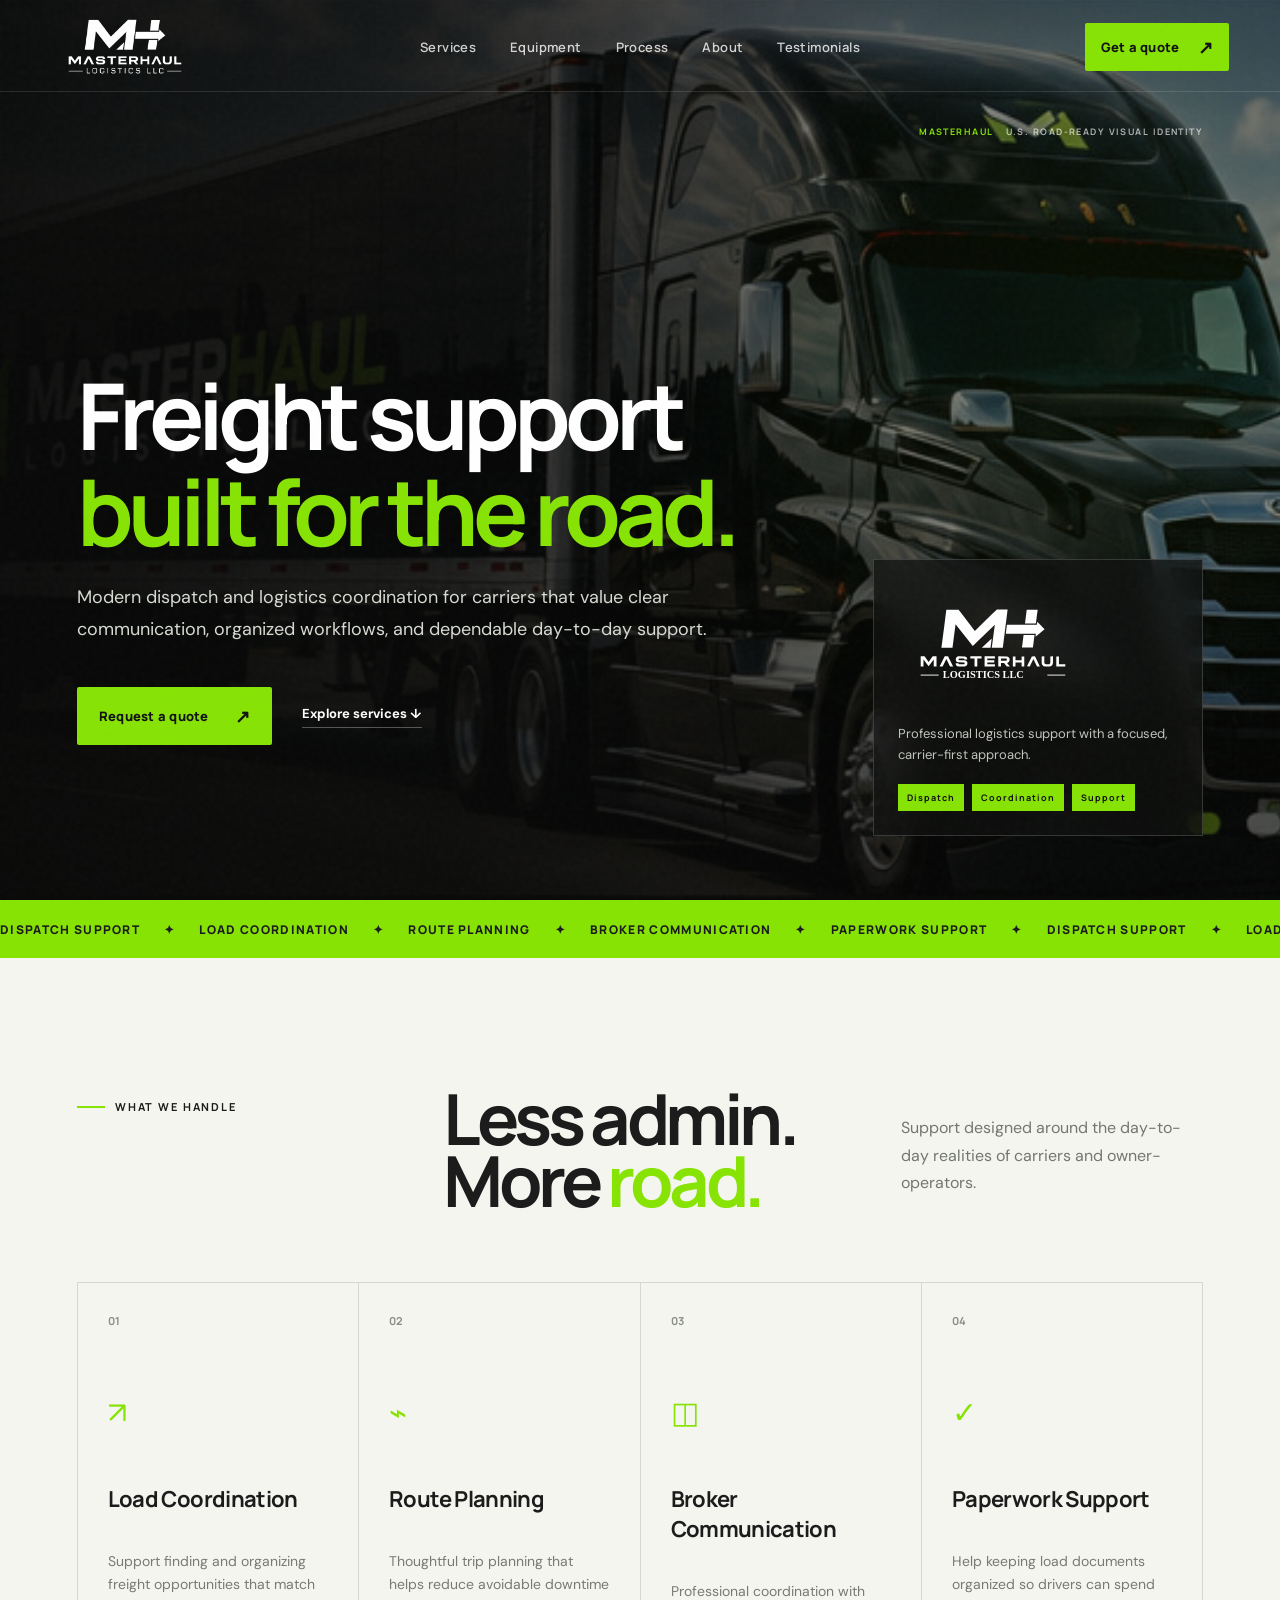
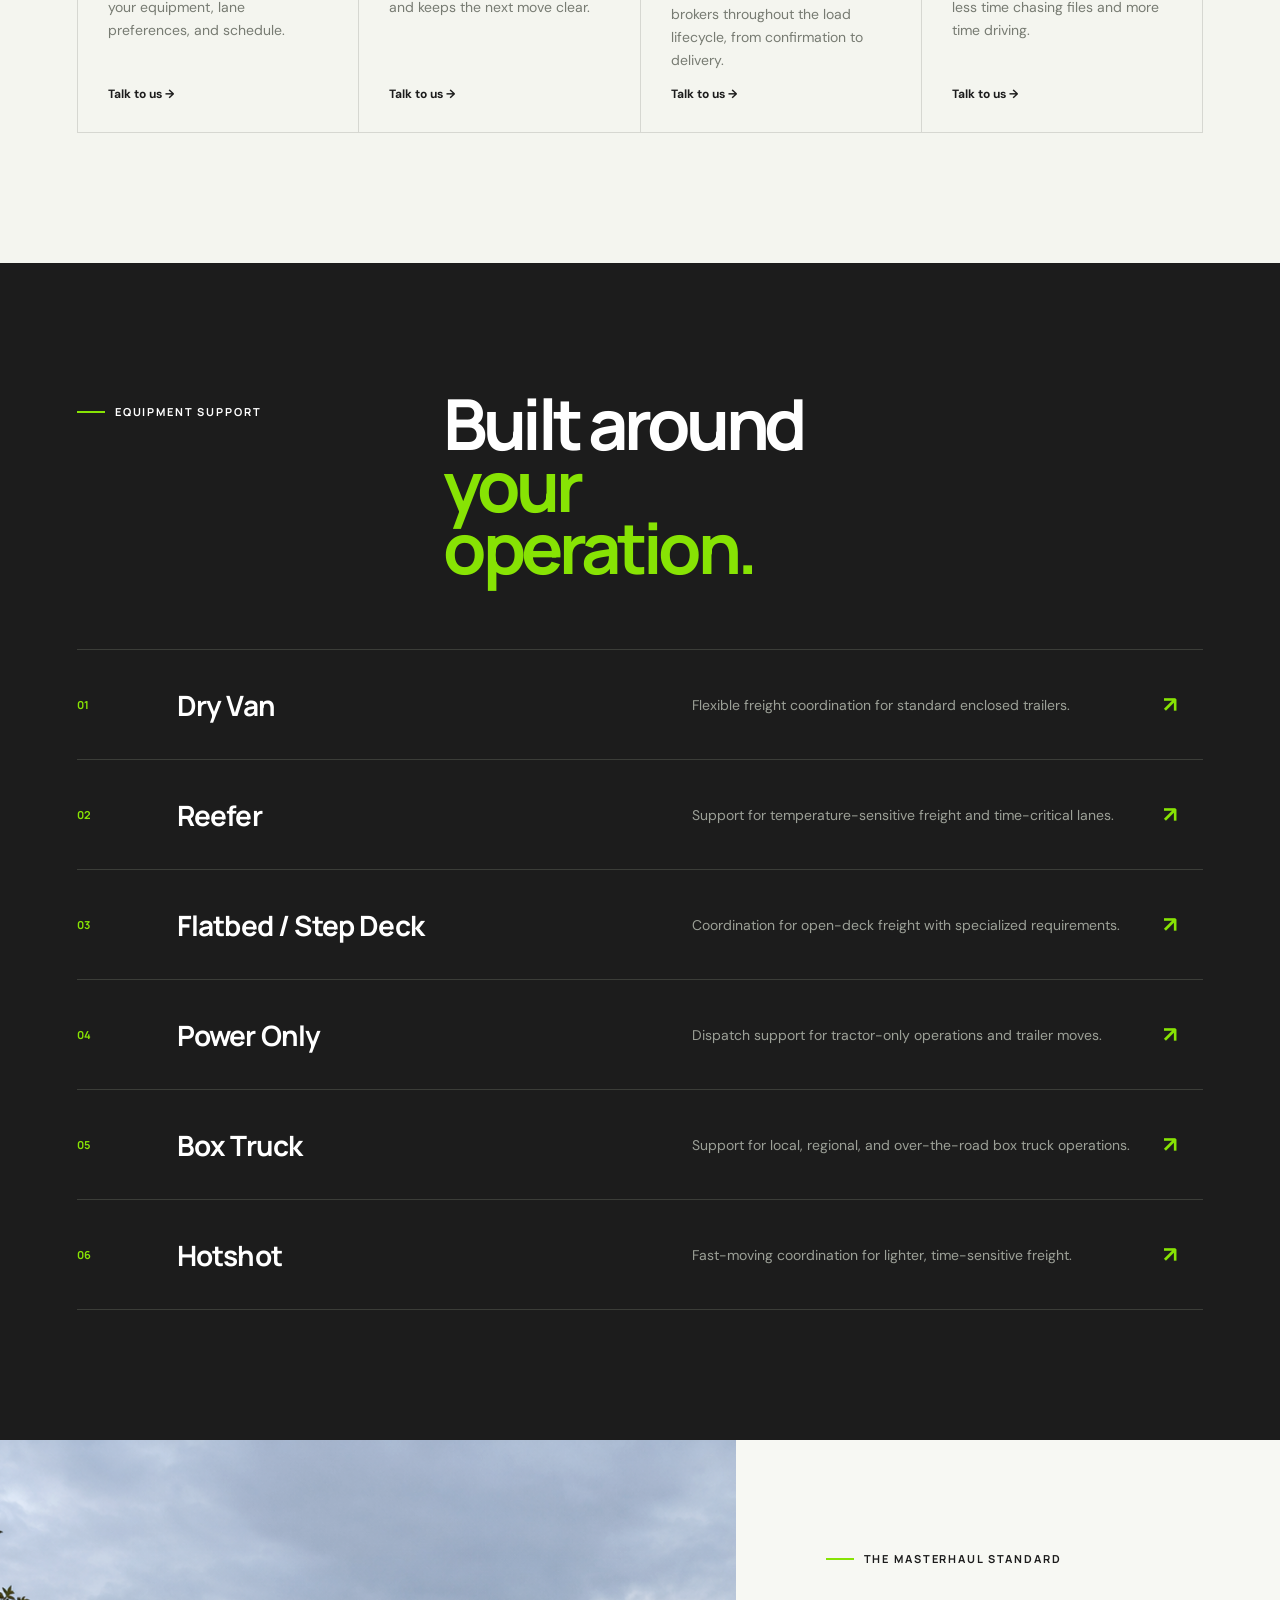
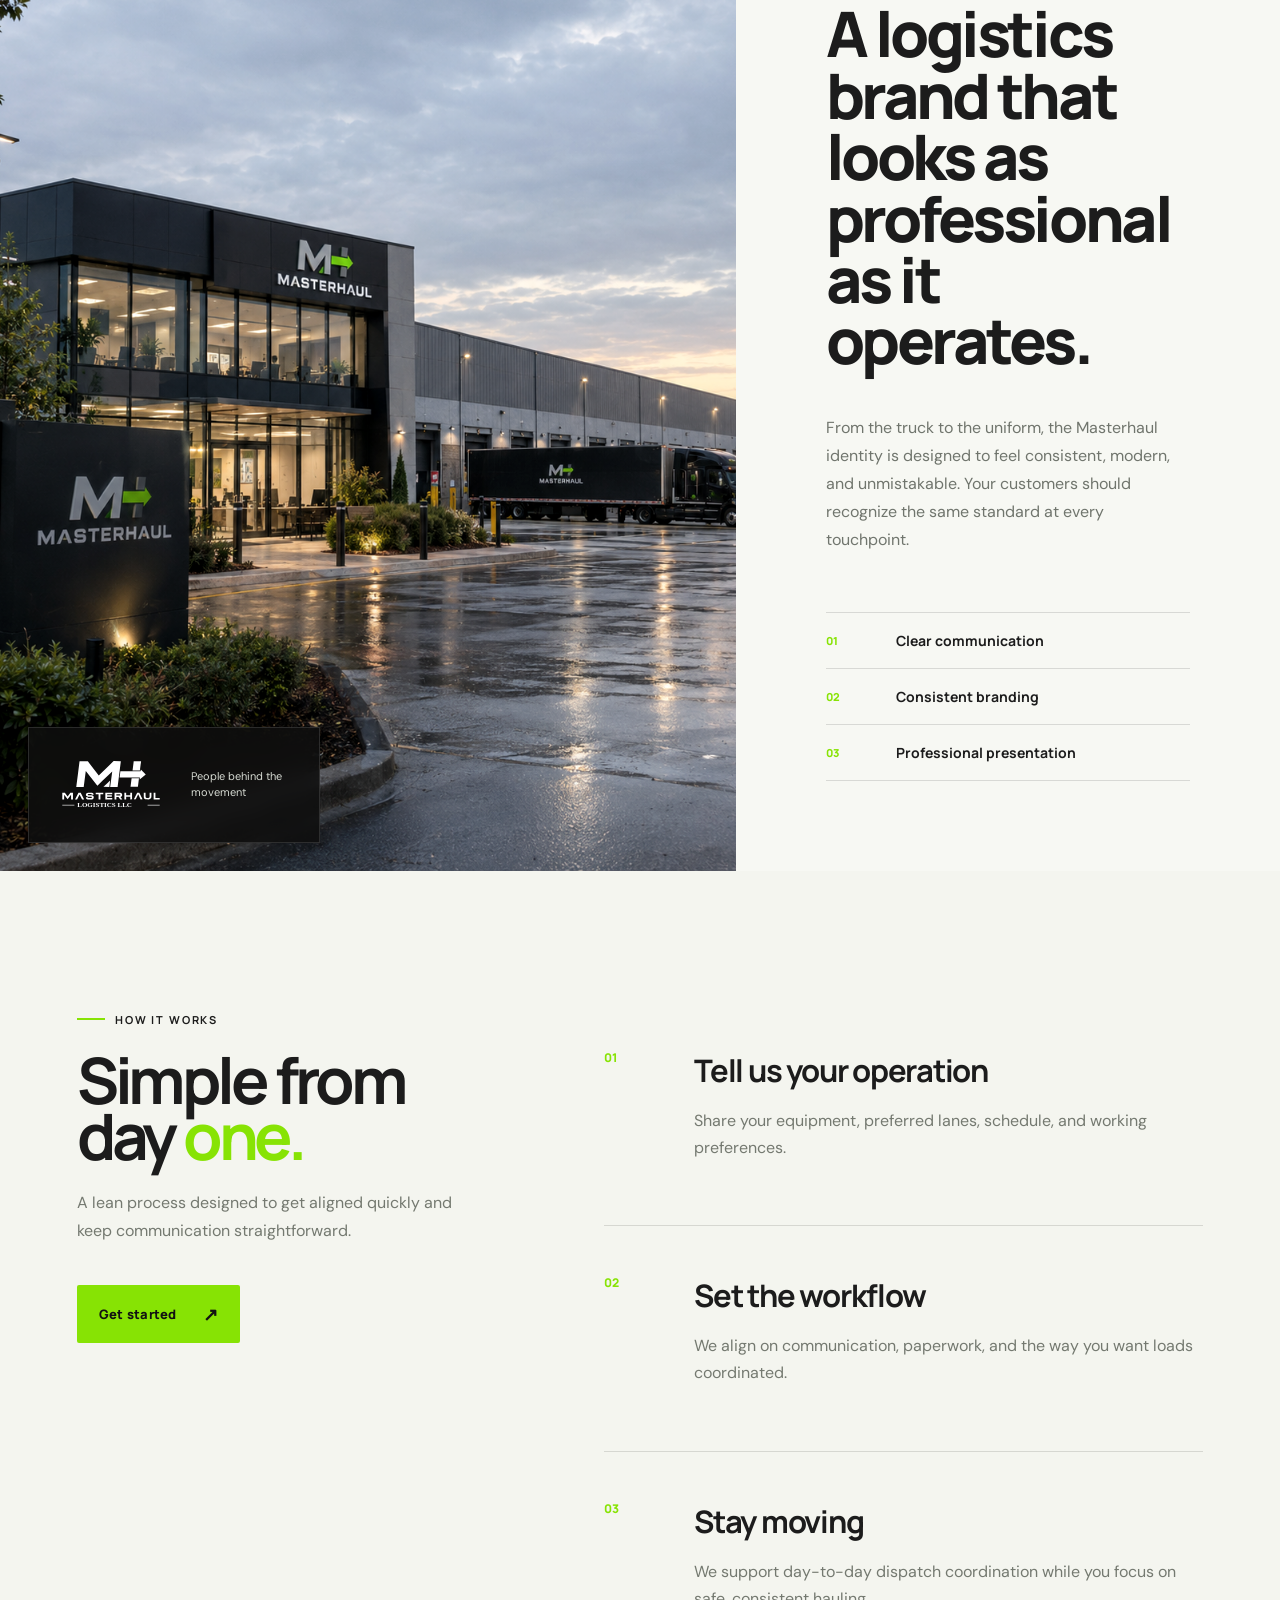
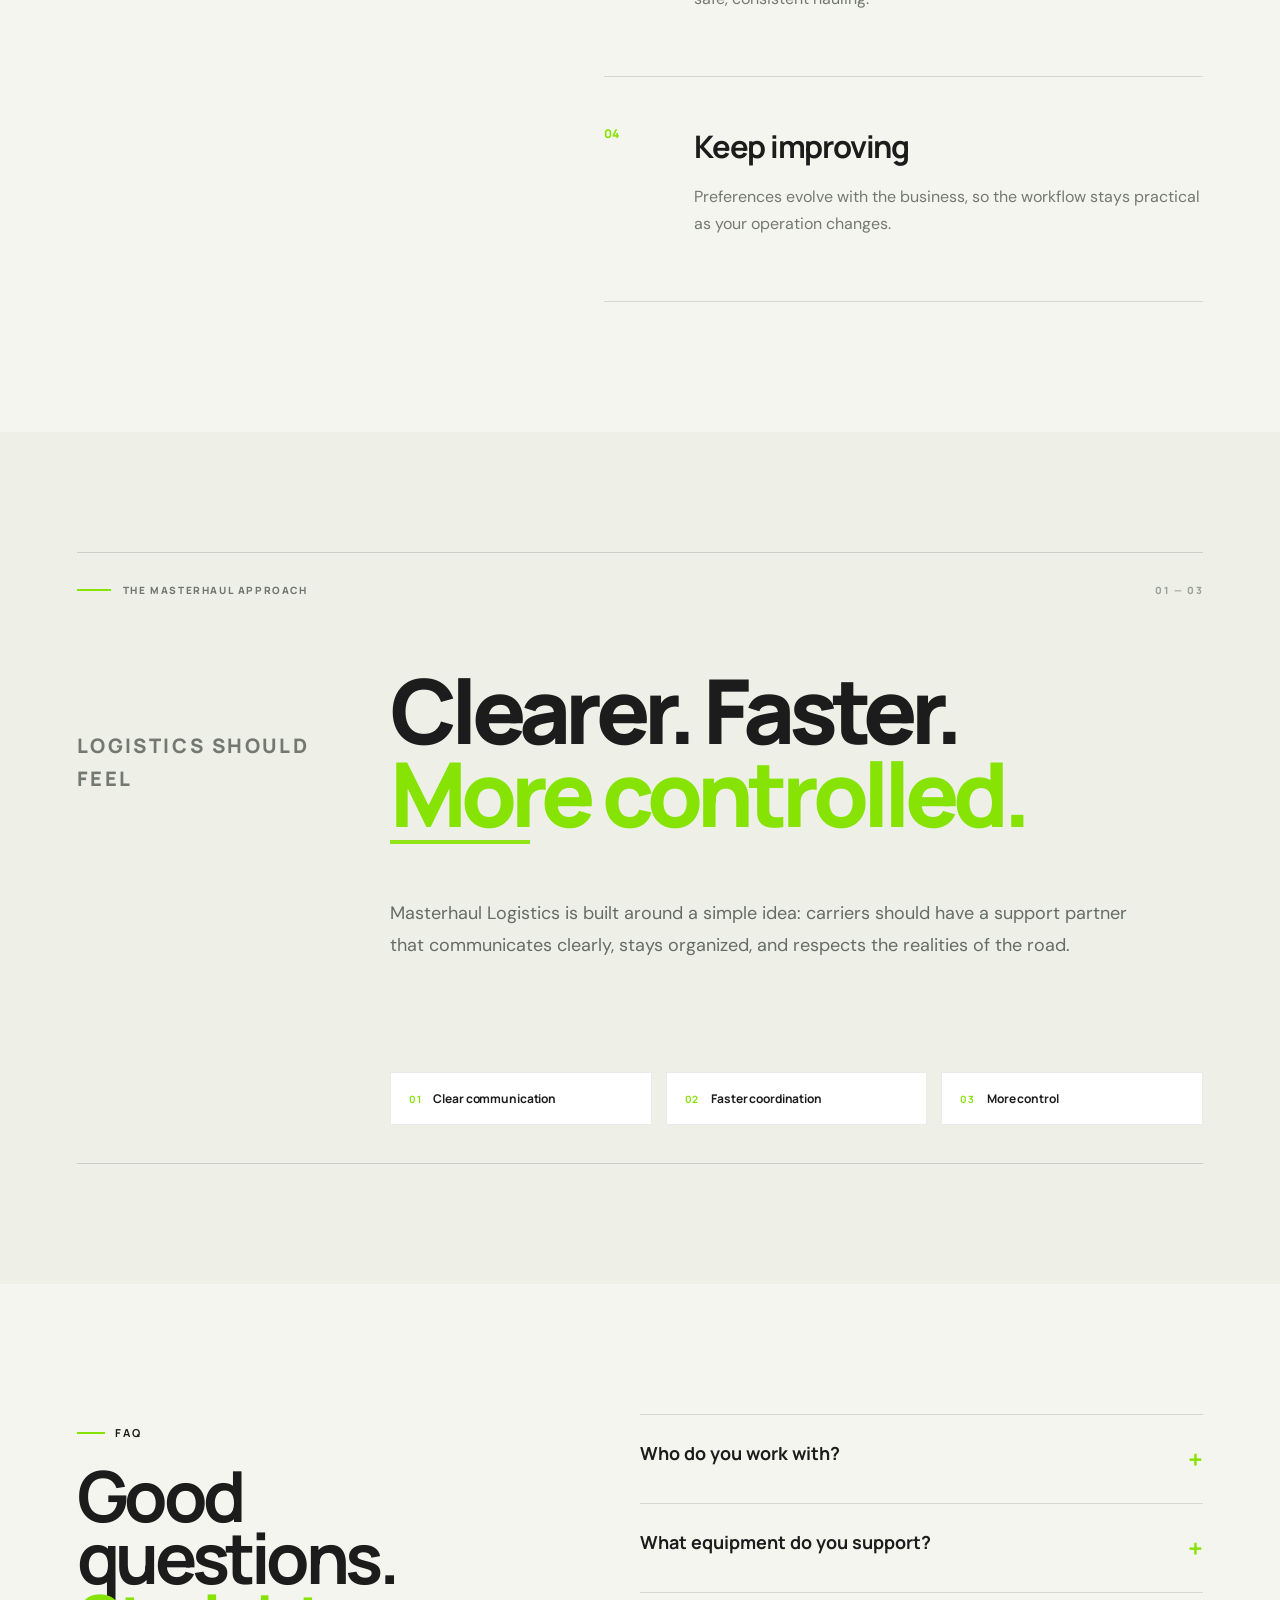
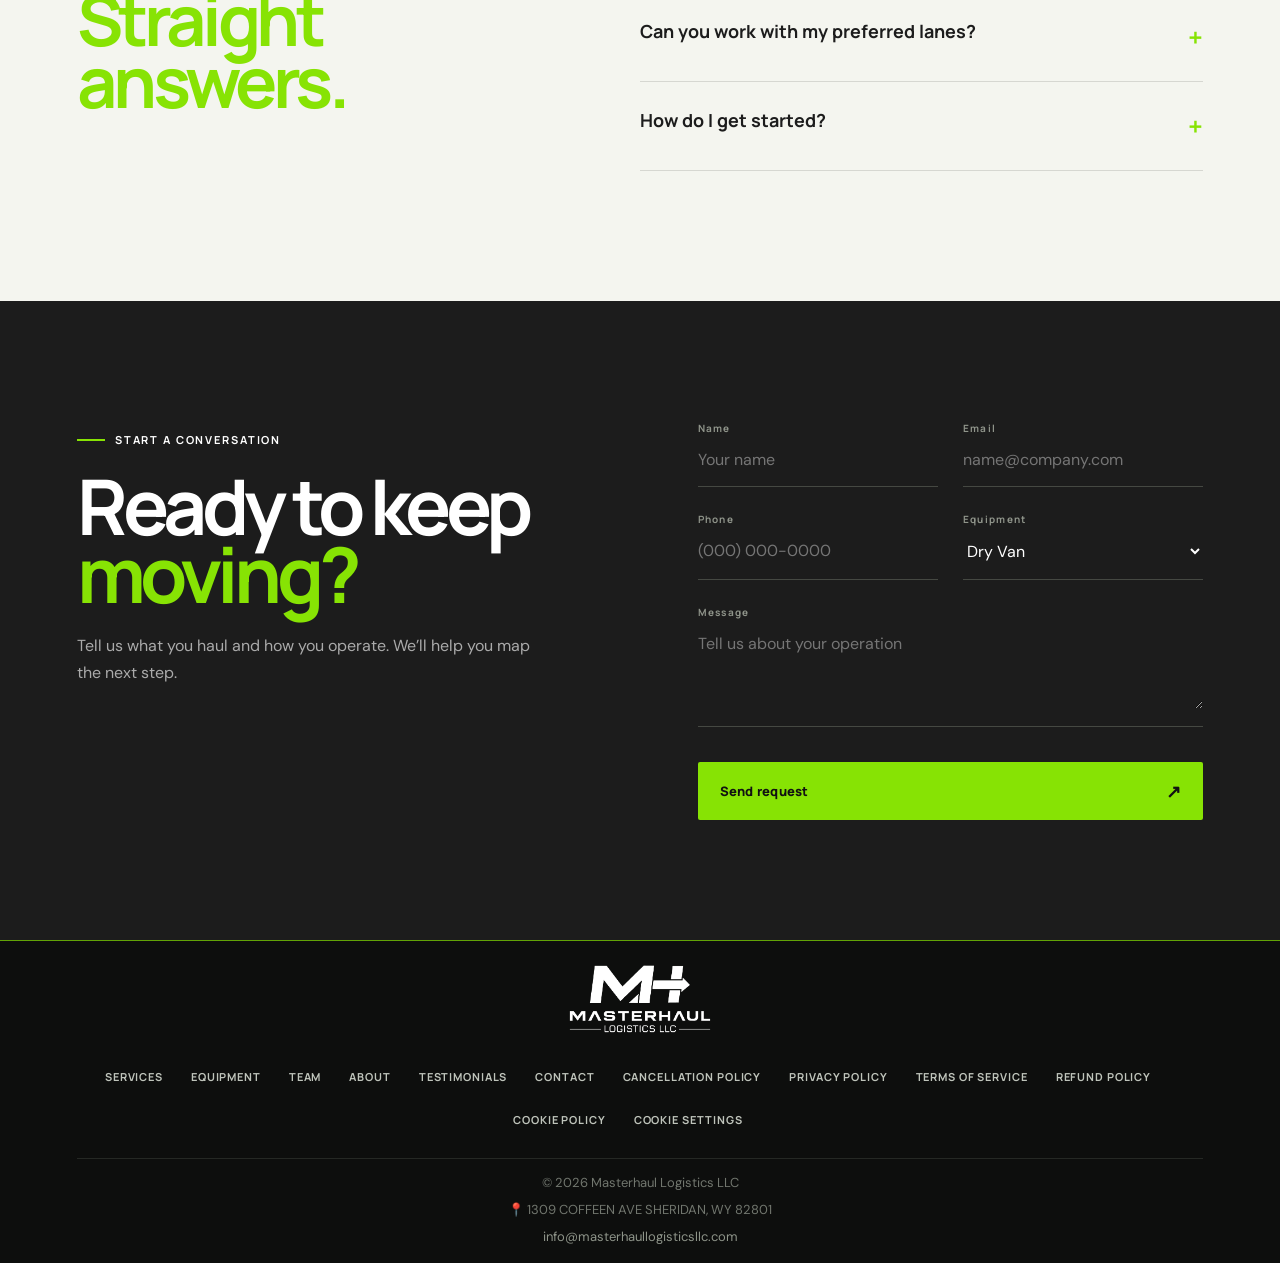
<file: index.html>
<!doctype html>
<html lang="en">
<head>
  <meta charset="utf-8" />
  <meta name="viewport" content="width=device-width,initial-scale=1" />
  <meta name="description" content="Masterhaul Logistics LLC — modern dispatch and logistics support built to keep carriers moving." />
  <title>Masterhaul Logistics LLC</title>
  <link rel="preconnect" href="https://fonts.googleapis.com">
  <link rel="preconnect" href="https://fonts.gstatic.com" crossorigin>
  <link href="https://fonts.googleapis.com/css2?family=DM+Sans:wght@400;500;600;700&family=Manrope:wght@500;600;700;800&display=swap" rel="stylesheet">
  <link rel="stylesheet" href="styles.css" />
</head>
<body>
  <div class="loader" id="loader" aria-hidden="true">
    <div class="loader-glow"></div>
    <div class="loader-inner">
      <div class="logo-reveal"><img src="masterhaul-loader.png" alt="" /></div>
      <div class="load-track"><span></span></div>
      <p>Moving smarter.</p>
    </div>
  </div>

  <div class="noise"></div>
  <header class="site-header" id="top">
    <a class="brand" href="#top" aria-label="Masterhaul Logistics home">
      <img src="masterhaul-loader.png" alt="Masterhaul Logistics LLC" />
    </a>
    <nav class="desktop-nav" aria-label="Primary navigation">
      <a href="#services">Services</a>
      <a href="#equipment">Equipment</a>
      <a href="#process">Process</a>
      <a href="#about">About</a>
      <a href="#testimonials">Testimonials</a>
    </nav>
    <a class="button button-small" href="contact.html">Get a quote <span>↗</span></a>
    <button class="menu-button" aria-label="Open menu"><span></span><span></span></button>
  </header>

  <main>
    <section class="hero hero-photo">
      <div class="hero-photo-bg" aria-hidden="true">
        <video autoplay muted loop playsinline preload="metadata" poster="assets/hero-truck.jpg">
          <source src="assets/hero-bg.mp4" type="video/mp4" />
        </video>
      </div>
      <div class="hero-photo-shade"></div>
      <div class="hero-grid"></div>
      <div class="hero-copy reveal">
        <!-- <p class="eyebrow"><span></span> Masterhaul Logistics LLC</p> -->
        <h1>Freight support<br><em>built for the road.</em></h1>
        <p class="hero-lede">Modern dispatch and logistics coordination for carriers that value clear communication, organized workflows, and dependable day-to-day support.</p>
        <div class="hero-actions">
          <a class="button" href="contact.html">Request a quote <span>↗</span></a>
          <a class="text-link" href="#services">Explore services <span>↓</span></a>
        </div>
      </div>
      <div class="hero-brand-card reveal delay-1">
        <img src="masterhaul.svg" alt="Masterhaul Logistics LLC" />
        <p>Professional logistics support with a focused, carrier-first approach.</p>
        <div class="hero-brand-points"><span>Dispatch</span><span>Coordination</span><span>Support</span></div>
      </div>
      <div class="hero-photo-caption"><span>MASTERHAUL</span><span>U.S. ROAD-READY VISUAL IDENTITY</span></div>
    </section>

    <section class="marquee" aria-label="Services ticker">
      <div class="marquee-track">
        <span>DISPATCH SUPPORT</span><i>✦</i><span>LOAD COORDINATION</span><i>✦</i><span>ROUTE PLANNING</span><i>✦</i><span>BROKER COMMUNICATION</span><i>✦</i><span>PAPERWORK SUPPORT</span><i>✦</i>
        <span>DISPATCH SUPPORT</span><i>✦</i><span>LOAD COORDINATION</span><i>✦</i><span>ROUTE PLANNING</span><i>✦</i><span>BROKER COMMUNICATION</span><i>✦</i><span>PAPERWORK SUPPORT</span><i>✦</i>
      </div>
    </section>

    <section class="section services" id="services">
      <div class="section-head reveal">
        <p class="eyebrow"><span></span> What we handle</p>
        <h2>Less admin.<br>More <em>road.</em></h2>
        <p>Support designed around the day-to-day realities of carriers and owner-operators.</p>
      </div>
      <div class="service-grid">
        <article class="service-card reveal"><span class="card-num">01</span><div class="icon">↗</div><h3>Load Coordination</h3><p>Support finding and organizing freight opportunities that match your equipment, lane preferences, and schedule.</p><a href="#contact">Talk to us →</a></article>
        <article class="service-card reveal delay-1"><span class="card-num">02</span><div class="icon">⌁</div><h3>Route Planning</h3><p>Thoughtful trip planning that helps reduce avoidable downtime and keeps the next move clear.</p><a href="#contact">Talk to us →</a></article>
        <article class="service-card reveal delay-2"><span class="card-num">03</span><div class="icon">◫</div><h3>Broker Communication</h3><p>Professional coordination with brokers throughout the load lifecycle, from confirmation to delivery.</p><a href="#contact">Talk to us →</a></article>
        <article class="service-card reveal"><span class="card-num">04</span><div class="icon">✓</div><h3>Paperwork Support</h3><p>Help keeping load documents organized so drivers can spend less time chasing files and more time driving.</p><a href="#contact">Talk to us →</a></article>
      </div>
    </section>

    <section class="section equipment" id="equipment">
      <div class="section-head light reveal">
        <p class="eyebrow"><span></span> Equipment support</p>
        <h2>Built around<br><em>your operation.</em></h2>
      </div>
      <div class="equipment-list reveal">
        <div class="equipment-row"><span>01</span><h3>Dry Van</h3><p>Flexible freight coordination for standard enclosed trailers.</p><b>↗</b></div>
        <div class="equipment-row"><span>02</span><h3>Reefer</h3><p>Support for temperature-sensitive freight and time-critical lanes.</p><b>↗</b></div>
        <div class="equipment-row"><span>03</span><h3>Flatbed / Step Deck</h3><p>Coordination for open-deck freight with specialized requirements.</p><b>↗</b></div>
        <div class="equipment-row"><span>04</span><h3>Power Only</h3><p>Dispatch support for tractor-only operations and trailer moves.</p><b>↗</b></div>
        <div class="equipment-row"><span>05</span><h3>Box Truck</h3><p>Support for local, regional, and over-the-road box truck operations.</p><b>↗</b></div>
        <div class="equipment-row"><span>06</span><h3>Hotshot</h3><p>Fast-moving coordination for lighter, time-sensitive freight.</p><b>↗</b></div>
      </div>
    </section>

    <section class="brand-story" id="team">
      <div class="brand-story-media reveal">
        <img src="assets/dispatch-team.png" alt="Masterhaul dispatch team in branded uniforms working at computers with headsets in a logistics office" />
        <div class="photo-badge"><img src="masterhaul.svg" alt="" /><span>People behind the movement</span></div>
      </div>
      <div class="brand-story-copy reveal delay-1">
        <p class="eyebrow"><span></span> The Masterhaul standard</p>
        <h2>A logistics brand that looks as professional as it operates.</h2>
        <p>From the truck to the uniform, the Masterhaul identity is designed to feel consistent, modern, and unmistakable. Your customers should recognize the same standard at every touchpoint.</p>
        <div class="brand-story-stats">
          <div><strong>01</strong><span>Clear communication</span></div>
          <div><strong>02</strong><span>Consistent branding</span></div>
          <div><strong>03</strong><span>Professional presentation</span></div>
        </div>
      </div>
    </section>

    <!-- <section class="fleet-banner reveal" aria-label="Masterhaul branded fleet">
      <img src="assets/fleet-city.jpg" alt="Masterhaul branded semi truck on a U.S. roadway" />
      <div class="fleet-overlay"></div>
      <div class="fleet-copy"><p class="eyebrow"><span></span> Built to be seen</p><h2>One brand.<br><em>Every mile.</em></h2></div>
      <img class="fleet-mark" src="masterhaul.svg" alt="Masterhaul Logistics LLC" />
    </section> -->

    <section class="section process" id="process">
      <div class="process-sticky reveal">
        <p class="eyebrow"><span></span> How it works</p>
        <h2>Simple from<br>day <em>one.</em></h2>
        <p>A lean process designed to get aligned quickly and keep communication straightforward.</p>
        <a class="button" href="contact.html">Get started <span>↗</span></a>
      </div>
      <div class="process-steps">
        <article class="step reveal"><span>01</span><div><h3>Tell us your operation</h3><p>Share your equipment, preferred lanes, schedule, and working preferences.</p></div></article>
        <article class="step reveal"><span>02</span><div><h3>Set the workflow</h3><p>We align on communication, paperwork, and the way you want loads coordinated.</p></div></article>
        <article class="step reveal"><span>03</span><div><h3>Stay moving</h3><p>We support day-to-day dispatch coordination while you focus on safe, consistent hauling.</p></div></article>
        <article class="step reveal"><span>04</span><div><h3>Keep improving</h3><p>Preferences evolve with the business, so the workflow stays practical as your operation changes.</p></div></article>
      </div>
    </section>

    <section class="manifesto" id="about">
      <div class="manifesto-shell">
        <div class="manifesto-kicker reveal"><span>THE MASTERHAUL APPROACH</span><b>01 — 03</b></div>
        <div class="manifesto-copy reveal">
          <p class="manifesto-overline">LOGISTICS SHOULD FEEL</p>
          <h2>Clearer. Faster.<br><em>More controlled.</em></h2>
        </div>
        <div class="manifesto-detail reveal delay-1">
          <p>Masterhaul Logistics is built around a simple idea: carriers should have a support partner that communicates clearly, stays organized, and respects the realities of the road.</p>
          <div class="manifesto-points">
            <span><b>01</b> Clear communication</span>
            <span><b>02</b> Faster coordination</span>
            <span><b>03</b> More control</span>
          </div>
        </div>
      </div>
    </section>

    <!-- <section class="driver-testimonials" id="testimonials">
      <div class="driver-testimonials-panel reveal">
        <div class="driver-portrait driver-portrait-01"><img src="assets/testimonial-drivers/driver-01.jpg" alt="Truck driver portrait" loading="lazy"></div>
        <div class="driver-portrait driver-portrait-02"><img src="assets/testimonial-drivers/driver-02.jpg" alt="Truck driver portrait" loading="lazy"></div>
        <div class="driver-portrait driver-portrait-03"><img src="assets/testimonial-drivers/driver-03.jpg" alt="Truck driver portrait" loading="lazy"></div>
        <div class="driver-portrait driver-portrait-04"><img src="assets/testimonial-drivers/driver-04.jpg" alt="Truck driver portrait" loading="lazy"></div>
        <div class="driver-portrait driver-portrait-05"><img src="assets/testimonial-drivers/driver-05.jpg" alt="Truck driver portrait" loading="lazy"></div>
        <div class="driver-portrait driver-portrait-06"><img src="assets/testimonial-drivers/driver-06.jpg" alt="Truck driver portrait" loading="lazy"></div>
        <div class="driver-portrait driver-portrait-07"><img src="assets/testimonial-drivers/driver-07.jpg" alt="Truck driver portrait" loading="lazy"></div>
        <div class="driver-portrait driver-portrait-08"><img src="assets/testimonial-drivers/driver-08.jpg" alt="Truck driver portrait" loading="lazy"></div>
        <div class="driver-portrait driver-portrait-09"><img src="assets/testimonial-drivers/driver-09.jpg" alt="Truck driver portrait" loading="lazy"></div>
        <div class="driver-portrait driver-portrait-10"><img src="assets/testimonial-drivers/driver-10.jpg" alt="Truck driver portrait" loading="lazy"></div>
        <div class="driver-portrait driver-portrait-11"><img src="assets/testimonial-drivers/driver-11.jpg" alt="Truck driver portrait" loading="lazy"></div>

        <div class="driver-testimonial-copy">
          <h2>Trusted by drivers<br><em>who keep freight moving.</em></h2>
          <p>Real stories from the road belong here. Add your trucker video testimonials as they come in and let drivers hear directly from drivers.</p>
          <a class="driver-testimonial-cta" href="contact.html">Let's work together <span>→</span></a>
        </div>
      </div>
    </section> -->

    <section class="section faq">
      <div class="section-head reveal">
        <p class="eyebrow"><span></span> FAQ</p><h2>Good questions.<br><em>Straight answers.</em></h2>
      </div>
      <div class="faq-list reveal">
        <details><summary>Who do you work with?<span>+</span></summary><p>Masterhaul Logistics is positioned to support owner-operators and carrier businesses. Exact service availability can be confirmed directly with our team.</p></details>
        <details><summary>What equipment do you support?<span>+</span></summary><p>Typical categories include dry van, reefer, flatbed/step deck, power only, box truck, and hotshot. Contact us for your exact setup.</p></details>
        <details><summary>Can you work with my preferred lanes?<span>+</span></summary><p>Lane, schedule, and operating preferences are part of the initial setup so the workflow can be aligned around your business.</p></details>
        <details><summary>How do I get started?<span>+</span></summary><p>Send us your contact details and a quick note about your equipment and operation. We’ll take it from there.</p></details>
      </div>
    </section>

    <section class="contact" id="contact">
      <div class="contact-copy reveal">
        <p class="eyebrow"><span></span> Start a conversation</p>
        <h2>Ready to keep<br><em>moving?</em></h2>
        <p>Tell us what you haul and how you operate. We’ll help you map the next step.</p>
      </div>
      <form class="contact-form reveal delay-1" onsubmit="event.preventDefault(); this.classList.add('sent');">
        <label><span>Name</span><input type="text" placeholder="Your name" required></label>
        <label><span>Email</span><input type="email" placeholder="name@company.com" required></label>
        <label><span>Phone</span><input type="tel" placeholder="(000) 000-0000"></label>
        <label><span>Equipment</span><select><option>Dry Van</option><option>Reefer</option><option>Flatbed / Step Deck</option><option>Power Only</option><option>Box Truck</option><option>Hotshot</option><option>Other</option></select></label>
        <label class="full"><span>Message</span><textarea placeholder="Tell us about your operation"></textarea></label>
        <button class="button full" type="submit">Send request <span>↗</span></button>
        <div class="form-success">Thanks — your request is ready to connect to your preferred form or CRM endpoint.</div>
      </form>
    </section>
  </main>

  <footer class="new-footer compact-footer">
    <div class="compact-footer-inner">
      <a class="footer-logo" href="#top" aria-label="Back to top"><img src="masterhaulwhite.png" alt="Masterhaul Logistics LLC" /></a>
      <nav class="footer-links" aria-label="Footer navigation">
        <a href="#services">Services</a>
        <a href="#equipment">Equipment</a>
        <a href="#team">Team</a>
        <a href="#about">About</a>
        <a href="#testimonials">Testimonials</a>
        <a href="contact.html">Contact</a>
        <a href="cancellation-policy.html">Cancellation Policy</a>
        <a href="privacy-policy.html">Privacy Policy</a>
        <a href="terms-of-service.html">Terms of Service</a>
        <a href="refund-policy.html">Refund Policy</a>
        <a href="cookie-policy.html">Cookie Policy</a>
        <a href="cookie-settings.html">Cookie Settings</a>
      </nav>
      <!-- <a class="footer-cta" href="contact.html">Get a quote <span>↗</span></a> -->
    </div>
    <div class="compact-footer-meta">
      <span>© <span id="year"></span> Masterhaul Logistics LLC</span> <span>📍 1309 COFFEEN AVE SHERIDAN, WY 82801</span> 
      <a href="mailto:info@masterhaullogisticsllc.com">info@masterhaullogisticsllc.com</a>
    </div>
  </footer>

  <script src="script.js"></script>
</body>
</html>
</file>
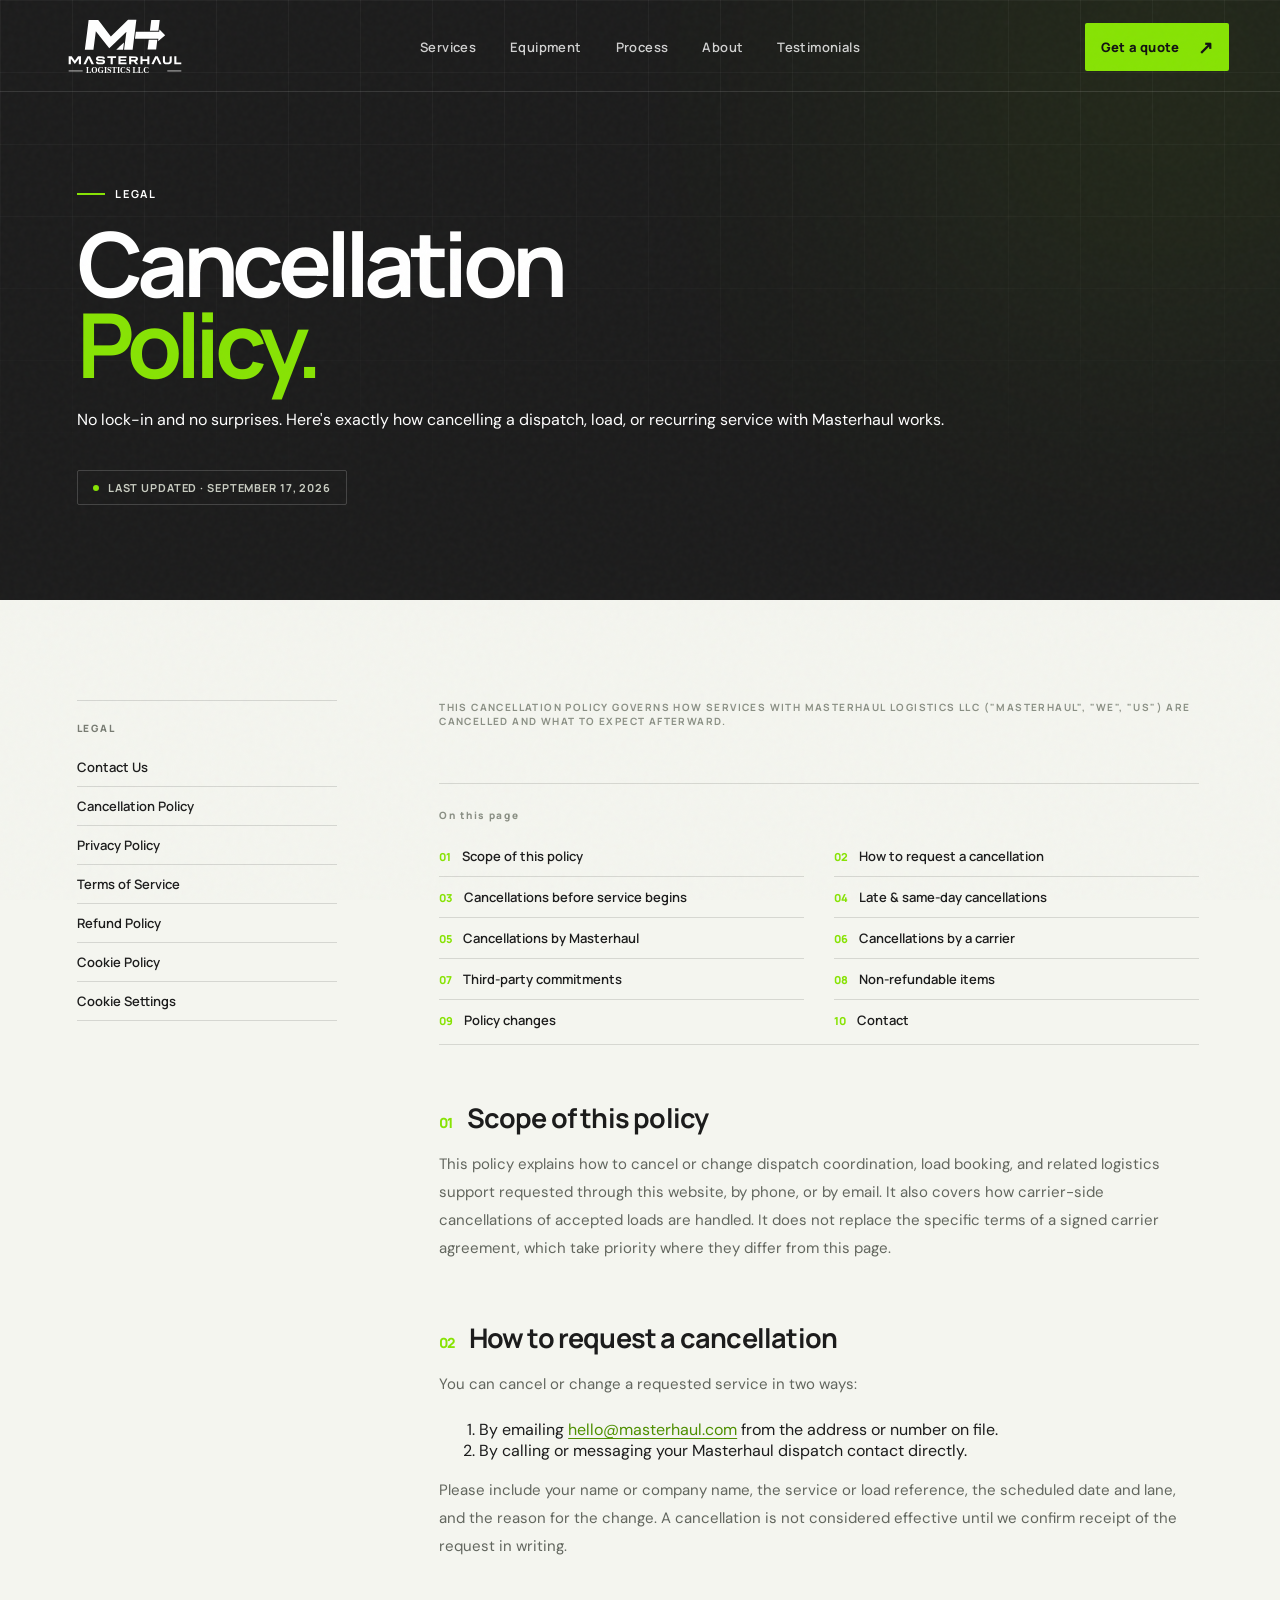
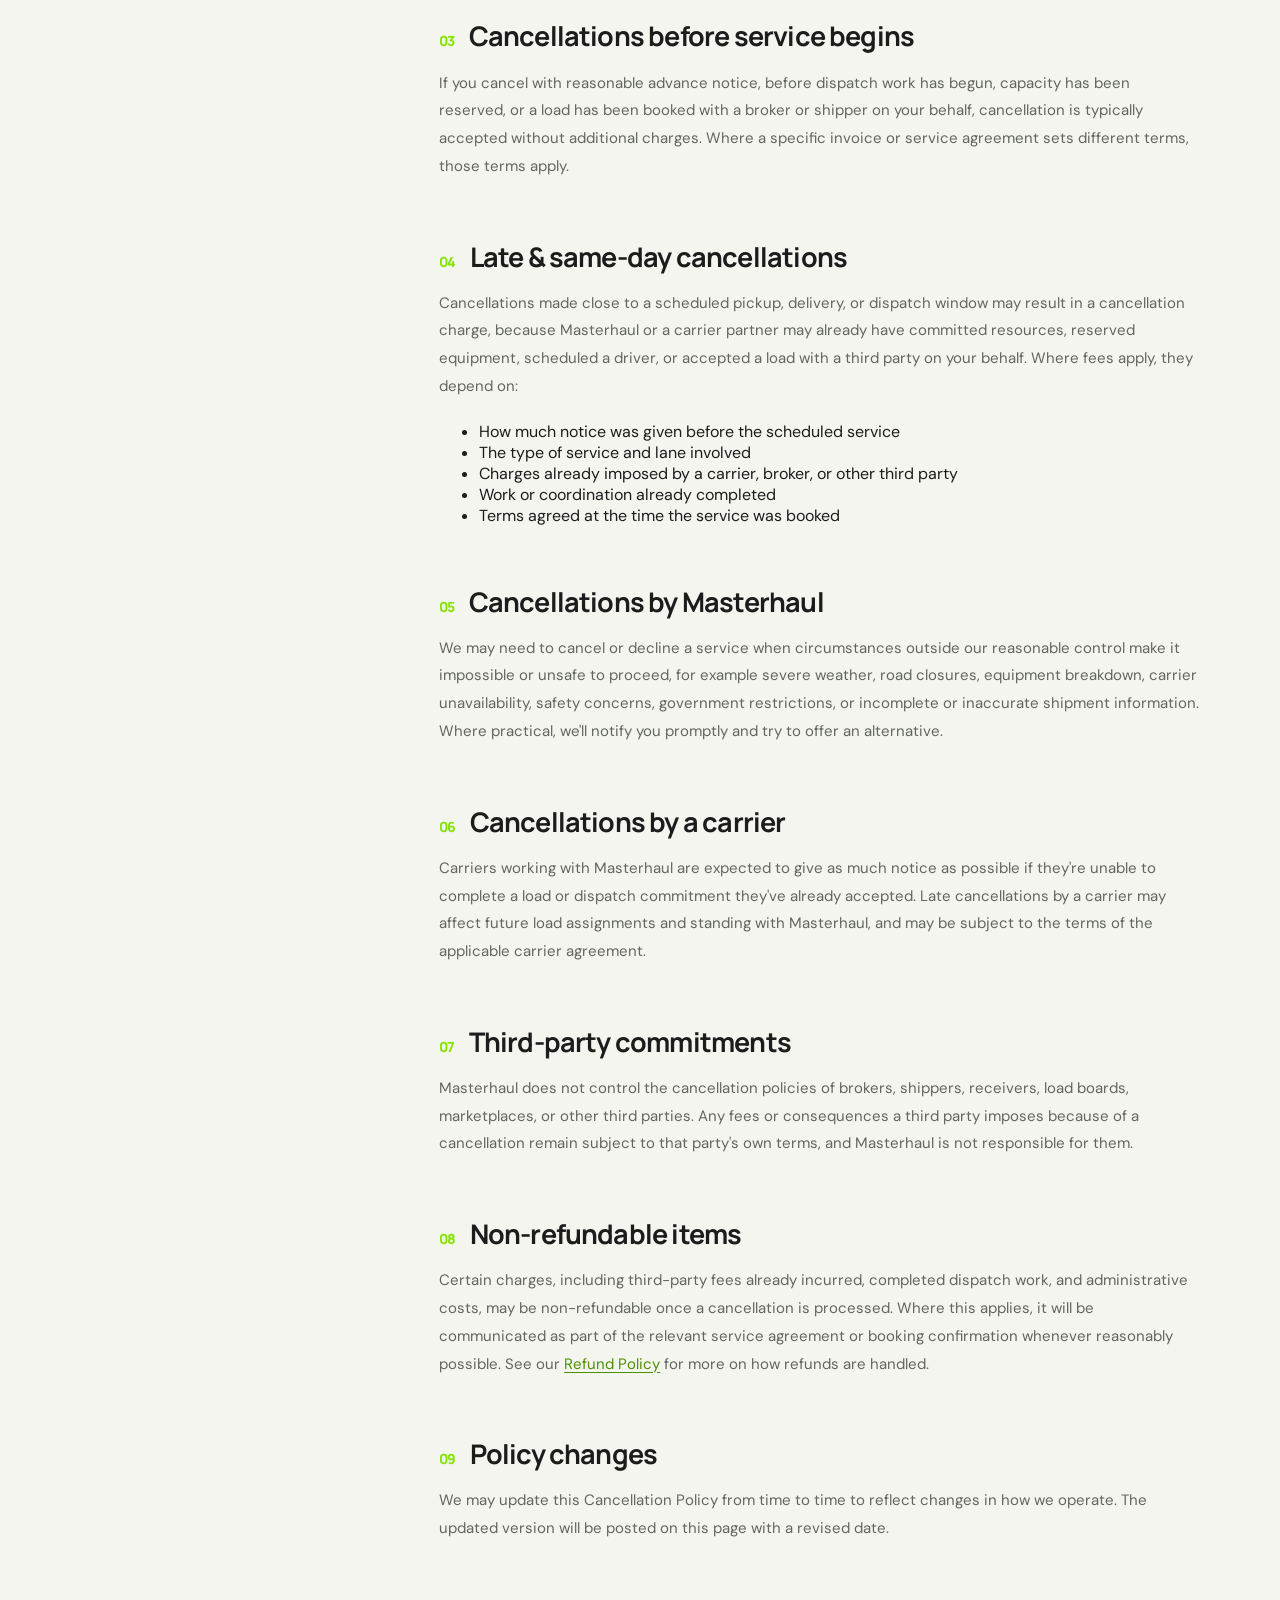
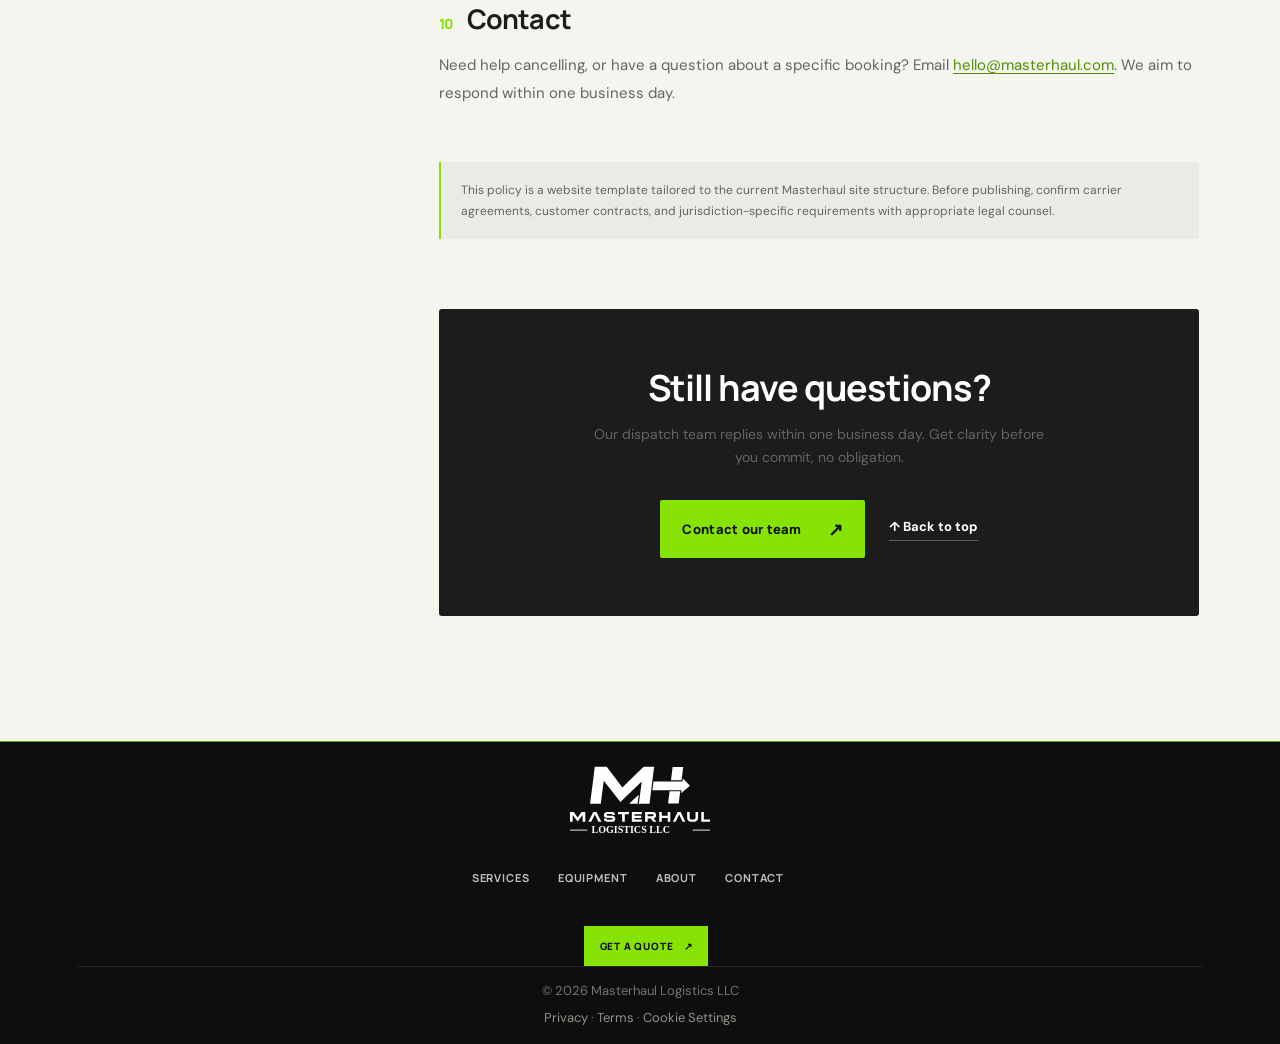
<file: cancellation-policy.html>
<!doctype html>
<html lang="en">
<head>
  <meta charset="utf-8" />
  <meta name="viewport" content="width=device-width,initial-scale=1" />
  <meta name="description" content="How to cancel or change a dispatch, load, or logistics service with Masterhaul Logistics LLC, including notice periods and what happens after cancellation." />
  <title>Cancellation Policy | Masterhaul Logistics LLC</title>
  <link rel="preconnect" href="https://fonts.googleapis.com">
  <link rel="preconnect" href="https://fonts.gstatic.com" crossorigin>
  <link href="https://fonts.googleapis.com/css2?family=DM+Sans:wght@400;500;600;700&family=Manrope:wght@500;600;700;800&display=swap" rel="stylesheet">
  <link rel="stylesheet" href="styles.css" />
</head>
<body class="legal-page">
<div class="noise"></div>
<header class="site-header legal-header" id="top">
  <a class="brand" href="index.html" aria-label="Masterhaul Logistics home"><img src="masterhaul.svg" alt="Masterhaul Logistics LLC" /></a>
  <nav class="desktop-nav" aria-label="Primary navigation">
    <a href="index.html#services">Services</a>
    <a href="index.html#equipment">Equipment</a>
    <a href="index.html#process">Process</a>
    <a href="index.html#about">About</a>
    <a href="index.html#testimonials">Testimonials</a>
  </nav>
  <a class="button button-small" href="contact.html">Get a quote <span>↗</span></a>
</header>
<main>
<section class="legal-hero">
  <div class="legal-hero-grid"></div>
  <div class="legal-hero-inner">
    <p class="eyebrow"><span></span> Legal</p>
    <h1>Cancellation<br><em>Policy.</em></h1>
    <p>No lock-in and no surprises. Here's exactly how cancelling a dispatch, load, or recurring service with Masterhaul works.</p>
    <span class="legal-updated">Last updated · September 17, 2026</span>
  </div>
</section>
<section class="legal-content">
  <aside class="legal-index">
    <span>LEGAL</span>
    <a href="contact.html">Contact Us</a>
    <a href="cancellation-policy.html">Cancellation Policy</a>
    <a href="privacy-policy.html">Privacy Policy</a>
    <a href="terms-of-service.html">Terms of Service</a>
    <a href="refund-policy.html">Refund Policy</a>
    <a href="cookie-policy.html">Cookie Policy</a>
    <a href="cookie-settings.html">Cookie Settings</a>
  </aside>
  <article class="legal-copy">

<p class="legal-meta">This Cancellation Policy governs how services with Masterhaul Logistics LLC ("Masterhaul", "we", "us") are cancelled and what to expect afterward.</p>

<nav class="onpage-nav" aria-label="On this page">
  <span>On this page</span>
  <ol>
    <li><a href="#scope"><b>01</b> Scope of this policy</a></li>
    <li><a href="#how-to-cancel"><b>02</b> How to request a cancellation</a></li>
    <li><a href="#before-service"><b>03</b> Cancellations before service begins</a></li>
    <li><a href="#late-cancellations"><b>04</b> Late &amp; same-day cancellations</a></li>
    <li><a href="#by-masterhaul"><b>05</b> Cancellations by Masterhaul</a></li>
    <li><a href="#by-carrier"><b>06</b> Cancellations by a carrier</a></li>
    <li><a href="#third-parties"><b>07</b> Third-party commitments</a></li>
    <li><a href="#non-refundable"><b>08</b> Non-refundable items</a></li>
    <li><a href="#changes"><b>09</b> Policy changes</a></li>
    <li><a href="#contact"><b>10</b> Contact</a></li>
  </ol>
</nav>

<h2 id="scope"><span class="num">01</span> Scope of this policy</h2>
<p>This policy explains how to cancel or change dispatch coordination, load booking, and related logistics support requested through this website, by phone, or by email. It also covers how carrier-side cancellations of accepted loads are handled. It does not replace the specific terms of a signed carrier agreement, which take priority where they differ from this page.</p>

<h2 id="how-to-cancel"><span class="num">02</span> How to request a cancellation</h2>
<p>You can cancel or change a requested service in two ways:</p>
<ol>
  <li>By emailing <a class="legal-link" href="mailto:hello@masterhaul.com">hello@masterhaul.com</a> from the address or number on file.</li>
  <li>By calling or messaging your Masterhaul dispatch contact directly.</li>
</ol>
<p>Please include your name or company name, the service or load reference, the scheduled date and lane, and the reason for the change. A cancellation is not considered effective until we confirm receipt of the request in writing.</p>

<h2 id="before-service"><span class="num">03</span> Cancellations before service begins</h2>
<p>If you cancel with reasonable advance notice, before dispatch work has begun, capacity has been reserved, or a load has been booked with a broker or shipper on your behalf, cancellation is typically accepted without additional charges. Where a specific invoice or service agreement sets different terms, those terms apply.</p>

<h2 id="late-cancellations"><span class="num">04</span> Late &amp; same-day cancellations</h2>
<p>Cancellations made close to a scheduled pickup, delivery, or dispatch window may result in a cancellation charge, because Masterhaul or a carrier partner may already have committed resources, reserved equipment, scheduled a driver, or accepted a load with a third party on your behalf. Where fees apply, they depend on:</p>
<ul>
  <li>How much notice was given before the scheduled service</li>
  <li>The type of service and lane involved</li>
  <li>Charges already imposed by a carrier, broker, or other third party</li>
  <li>Work or coordination already completed</li>
  <li>Terms agreed at the time the service was booked</li>
</ul>

<h2 id="by-masterhaul"><span class="num">05</span> Cancellations by Masterhaul</h2>
<p>We may need to cancel or decline a service when circumstances outside our reasonable control make it impossible or unsafe to proceed, for example severe weather, road closures, equipment breakdown, carrier unavailability, safety concerns, government restrictions, or incomplete or inaccurate shipment information. Where practical, we'll notify you promptly and try to offer an alternative.</p>

<h2 id="by-carrier"><span class="num">06</span> Cancellations by a carrier</h2>
<p>Carriers working with Masterhaul are expected to give as much notice as possible if they're unable to complete a load or dispatch commitment they've already accepted. Late cancellations by a carrier may affect future load assignments and standing with Masterhaul, and may be subject to the terms of the applicable carrier agreement.</p>

<h2 id="third-parties"><span class="num">07</span> Third-party commitments</h2>
<p>Masterhaul does not control the cancellation policies of brokers, shippers, receivers, load boards, marketplaces, or other third parties. Any fees or consequences a third party imposes because of a cancellation remain subject to that party's own terms, and Masterhaul is not responsible for them.</p>

<h2 id="non-refundable"><span class="num">08</span> Non-refundable items</h2>
<p>Certain charges, including third-party fees already incurred, completed dispatch work, and administrative costs, may be non-refundable once a cancellation is processed. Where this applies, it will be communicated as part of the relevant service agreement or booking confirmation whenever reasonably possible. See our <a class="legal-link" href="refund-policy.html">Refund Policy</a> for more on how refunds are handled.</p>

<h2 id="changes"><span class="num">09</span> Policy changes</h2>
<p>We may update this Cancellation Policy from time to time to reflect changes in how we operate. The updated version will be posted on this page with a revised date.</p>

<h2 id="contact"><span class="num">10</span> Contact</h2>
<p>Need help cancelling, or have a question about a specific booking? Email <a class="legal-link" href="mailto:hello@masterhaul.com">hello@masterhaul.com</a>. We aim to respond within one business day.</p>

<p class="legal-note">This policy is a website template tailored to the current Masterhaul site structure. Before publishing, confirm carrier agreements, customer contracts, and jurisdiction-specific requirements with appropriate legal counsel.</p>

<div class="legal-cta">
  <h3>Still have questions?</h3>
  <p>Our dispatch team replies within one business day. Get clarity before you commit, no obligation.</p>
  <div class="legal-cta-actions">
    <a class="button" href="contact.html">Contact our team <span>↗</span></a>
    <a class="text-link" href="#top">↑ Back to top</a>
  </div>
</div>

  </article>
</section>
</main>
<footer class="new-footer compact-footer legal-footer">
  <div class="compact-footer-inner">
    <a class="footer-logo" href="index.html" aria-label="Masterhaul Logistics home"><img src="masterhaul.svg" alt="Masterhaul Logistics LLC" /></a>
    <nav class="footer-links" aria-label="Footer navigation">
      <a href="index.html#services">Services</a><a href="index.html#equipment">Equipment</a><a href="index.html#about">About</a><a href="contact.html">Contact</a>
    </nav>
    <a class="footer-cta" href="contact.html">Get a quote <span>↗</span></a>
  </div>
  <div class="compact-footer-meta">
    <span>© <span id="year"></span> Masterhaul Logistics LLC</span>
    <span><a href="privacy-policy.html">Privacy</a> · <a href="terms-of-service.html">Terms</a> · <a href="cookie-settings.html">Cookie Settings</a></span>
  </div>
</footer>
<script src="script.js"></script>
</body>
</html>
</file>
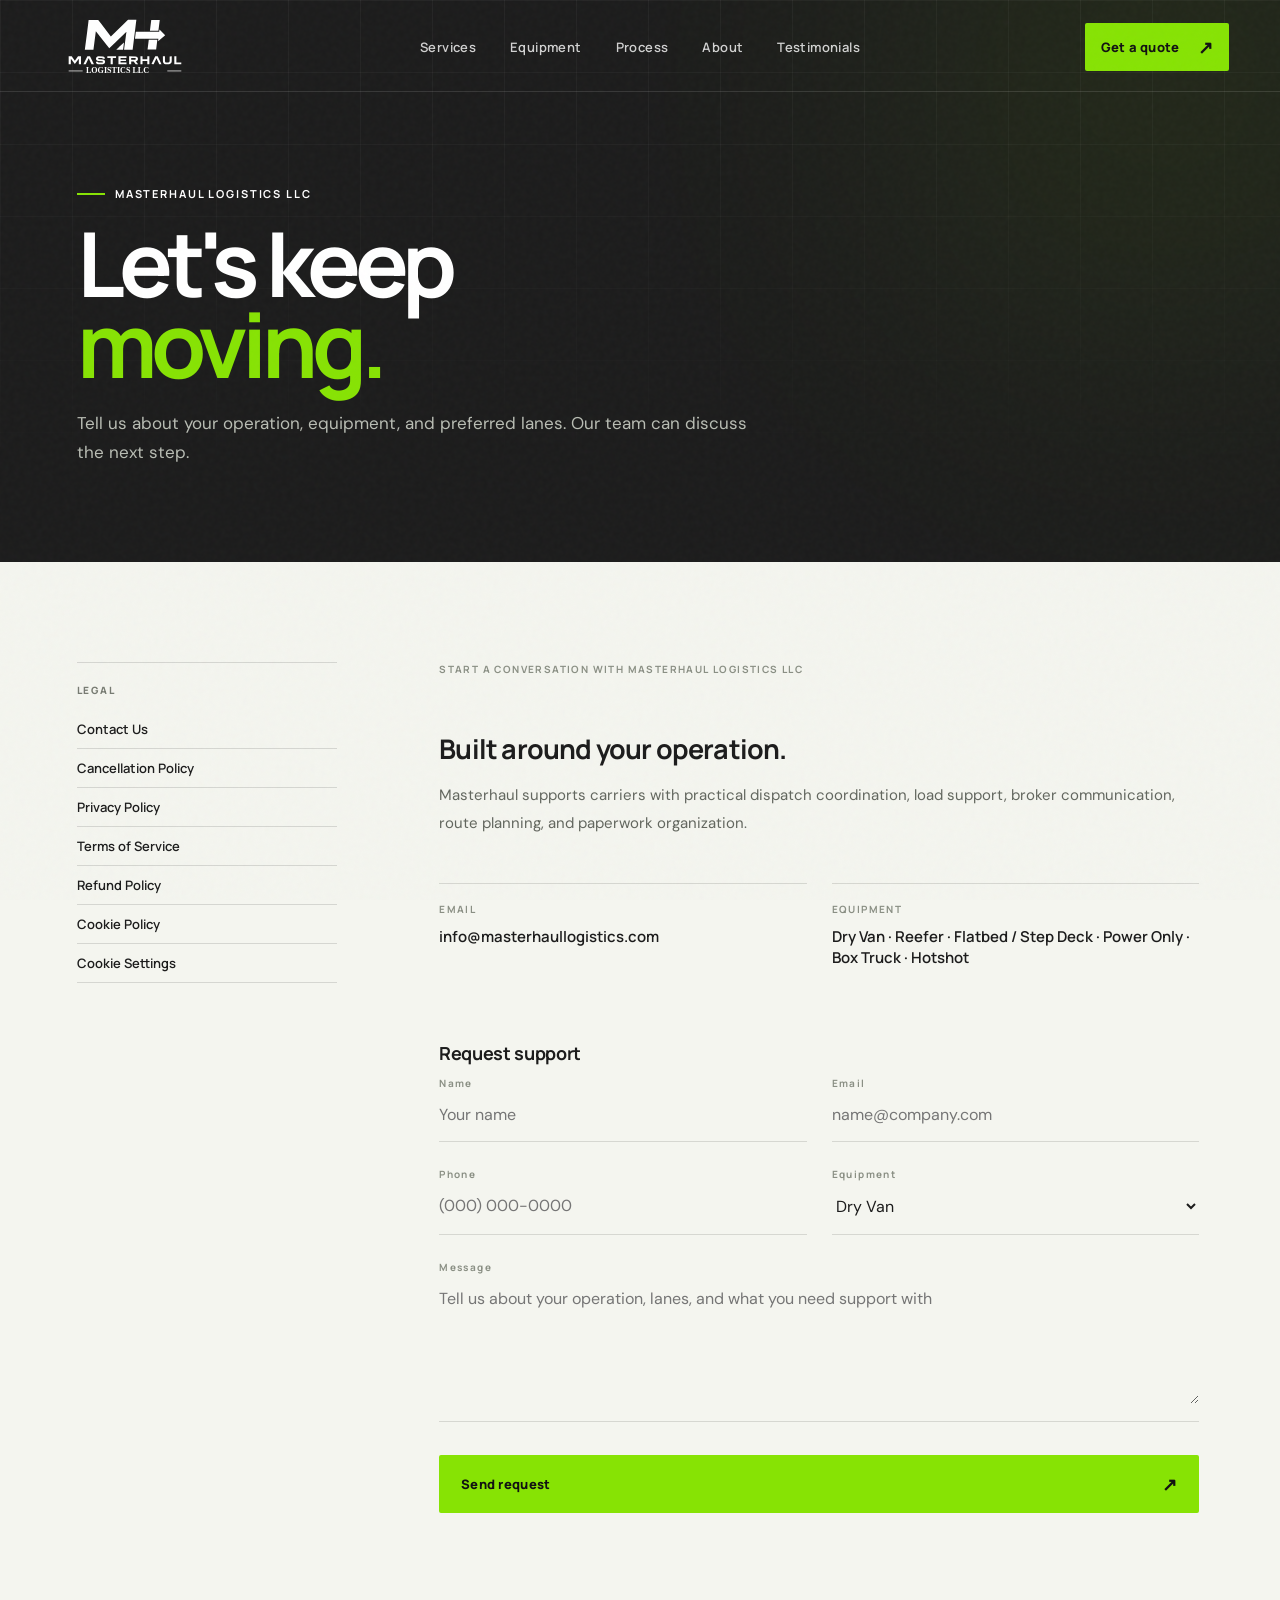
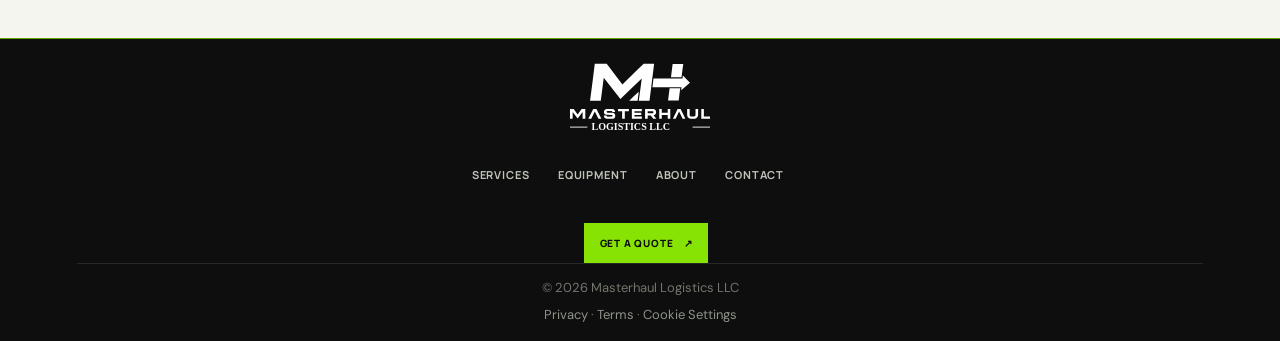
<file: contact.html>
<!doctype html>
<html lang="en">
<head>
  <meta charset="utf-8" />
  <meta name="viewport" content="width=device-width,initial-scale=1" />
  <meta name="description" content="Contact Masterhaul Logistics LLC for dispatch and logistics support." />
  <title>Contact Us | Masterhaul Logistics LLC</title>
  <link rel="preconnect" href="https://fonts.googleapis.com">
  <link rel="preconnect" href="https://fonts.gstatic.com" crossorigin>
  <link href="https://fonts.googleapis.com/css2?family=DM+Sans:wght@400;500;600;700&family=Manrope:wght@500;600;700;800&display=swap" rel="stylesheet">
  <link rel="stylesheet" href="styles.css" />
</head>
<body class="legal-page">
<div class="noise"></div>
<header class="site-header legal-header" id="top">
  <a class="brand" href="index.html" aria-label="Masterhaul Logistics home"><img src="masterhaul.svg" alt="Masterhaul Logistics LLC" /></a>
  <nav class="desktop-nav" aria-label="Primary navigation">
    <a href="index.html#services">Services</a>
    <a href="index.html#equipment">Equipment</a>
    <a href="index.html#process">Process</a>
    <a href="index.html#about">About</a>
    <a href="index.html#testimonials">Testimonials</a>
  </nav>
  <a class="button button-small" href="contact.html">Get a quote <span>↗</span></a>
</header>
<main>
<section class="legal-hero">
  <div class="legal-hero-grid"></div>
  <div class="legal-hero-inner">
    <p class="eyebrow"><span></span> Masterhaul Logistics LLC</p>
    <h1>Let's keep<br><em>moving.</em></h1>
    <p>Tell us about your operation, equipment, and preferred lanes. Our team can discuss the next step.</p>
  </div>
</section>
<section class="legal-content">
  <aside class="legal-index">
    <span>LEGAL</span>
    <a href="contact.html">Contact Us</a>
    <a href="cancellation-policy.html">Cancellation Policy</a>
    <a href="privacy-policy.html">Privacy Policy</a>
    <a href="terms-of-service.html">Terms of Service</a>
    <a href="refund-policy.html">Refund Policy</a>
    <a href="cookie-policy.html">Cookie Policy</a>
    <a href="cookie-settings.html">Cookie Settings</a>
  </aside>
  <article class="legal-copy">
    
<p class="legal-meta">Start a conversation with Masterhaul Logistics LLC</p>
<h2>Built around your operation.</h2><p>Masterhaul supports carriers with practical dispatch coordination, load support, broker communication, route planning, and paperwork organization.</p>
<div class="contact-details"><div><span>EMAIL</span><a href="mailto:info@masterhaullogistics.com">info@masterhaullogistics.com</a></div><div><span>EQUIPMENT</span><p>Dry Van · Reefer · Flatbed / Step Deck · Power Only · Box Truck · Hotshot</p></div></div>
<h3>Request support</h3>
<form class="legal-contact-form" onsubmit="event.preventDefault(); this.classList.add('sent');">
<label><span>Name</span><input required placeholder="Your name"></label>
<label><span>Email</span><input required type="email" placeholder="name@company.com"></label>
<label><span>Phone</span><input type="tel" placeholder="(000) 000-0000"></label>
<label><span>Equipment</span><select><option>Dry Van</option><option>Reefer</option><option>Flatbed / Step Deck</option><option>Power Only</option><option>Box Truck</option><option>Hotshot</option><option>Other</option></select></label>
<label class="full"><span>Message</span><textarea placeholder="Tell us about your operation, lanes, and what you need support with"></textarea></label>
<button class="button full" type="submit">Send request <span>↗</span></button>
<p class="form-success full">Thanks — your request has been received by this demo form. Connect the form to your email/CRM endpoint before going live.</p>
</form>
  </article>
</section>
</main>
<footer class="new-footer compact-footer legal-footer">
  <div class="compact-footer-inner">
    <a class="footer-logo" href="index.html" aria-label="Masterhaul Logistics home"><img src="masterhaul.svg" alt="Masterhaul Logistics LLC" /></a>
    <nav class="footer-links" aria-label="Footer navigation">
      <a href="index.html#services">Services</a><a href="index.html#equipment">Equipment</a><a href="index.html#about">About</a><a href="contact.html">Contact</a>
    </nav>
    <a class="footer-cta" href="contact.html">Get a quote <span>↗</span></a>
  </div>
  <div class="compact-footer-meta">
    <span>© <span id="year"></span> Masterhaul Logistics LLC</span>
    <span><a href="privacy-policy.html">Privacy</a> · <a href="terms-of-service.html">Terms</a> · <a href="cookie-settings.html">Cookie Settings</a></span>
  </div>
</footer>
<script src="script.js"></script>
</body>
</html>
</file>
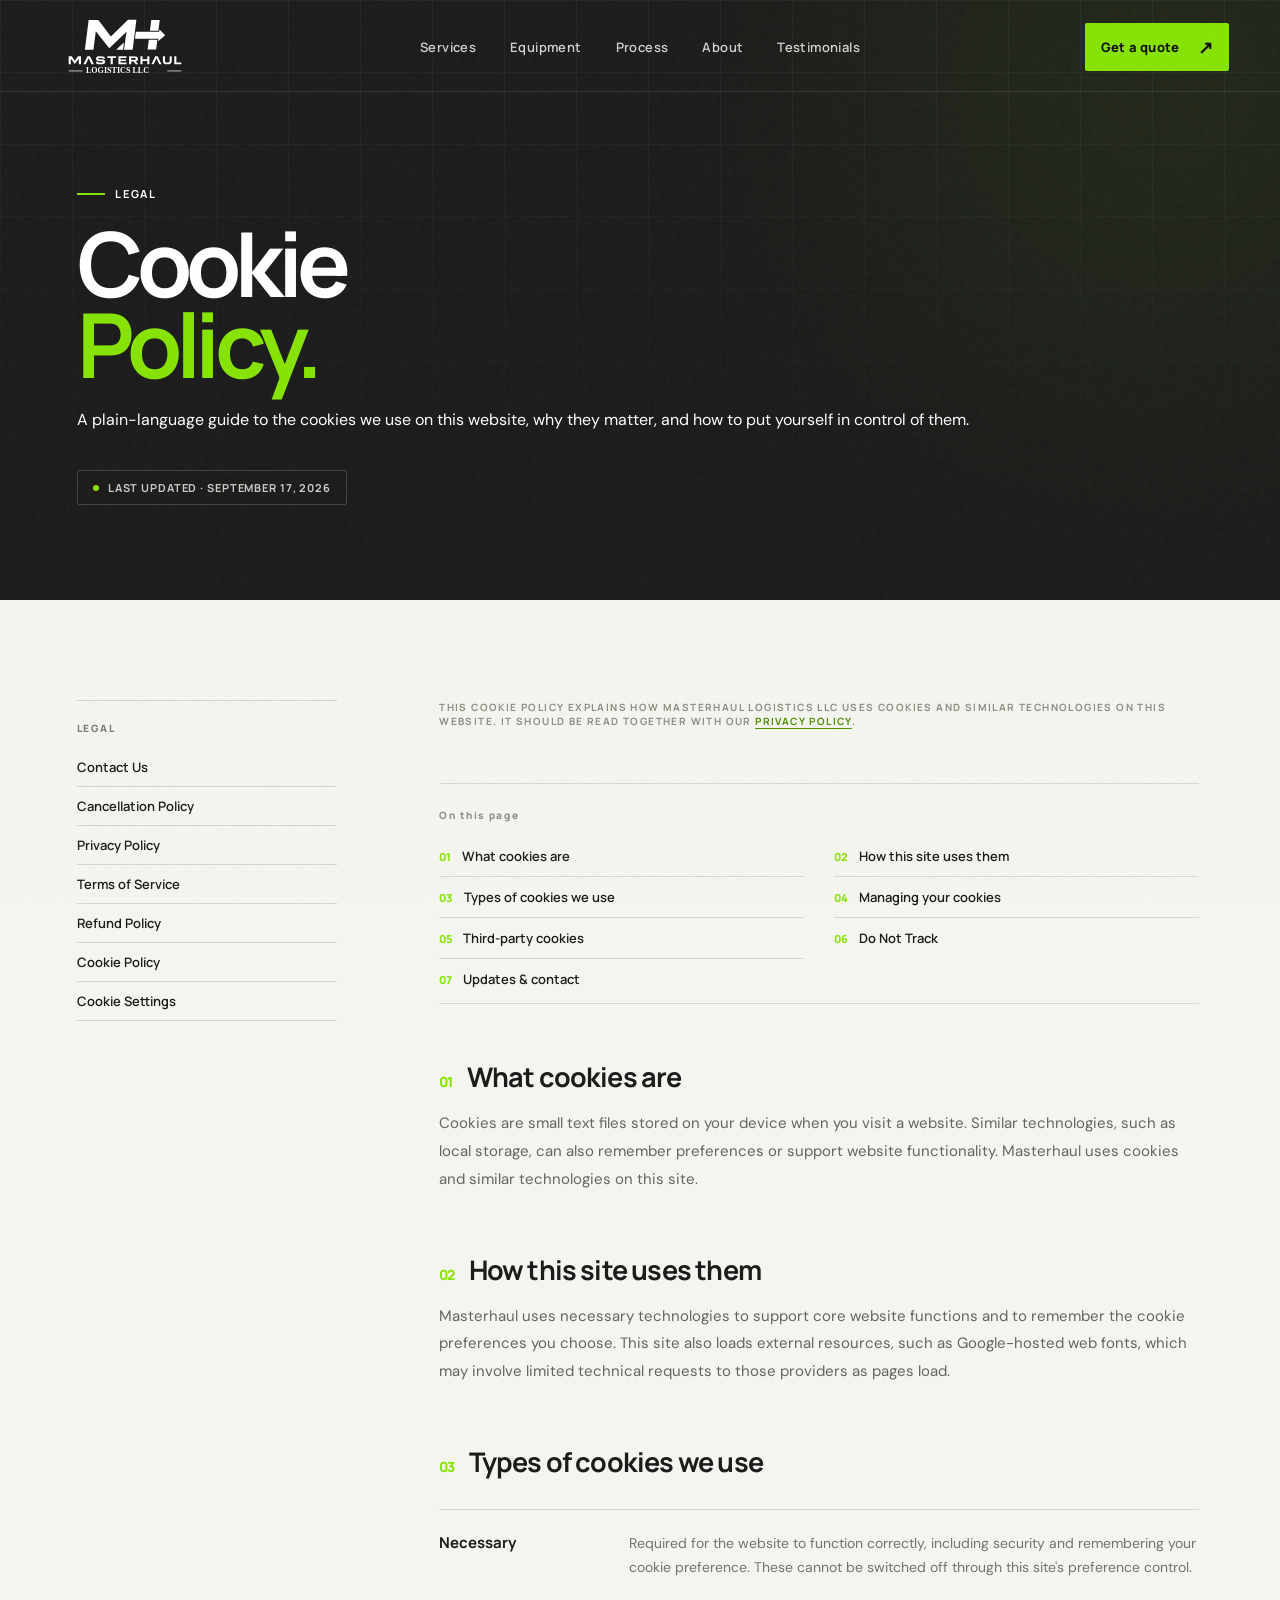
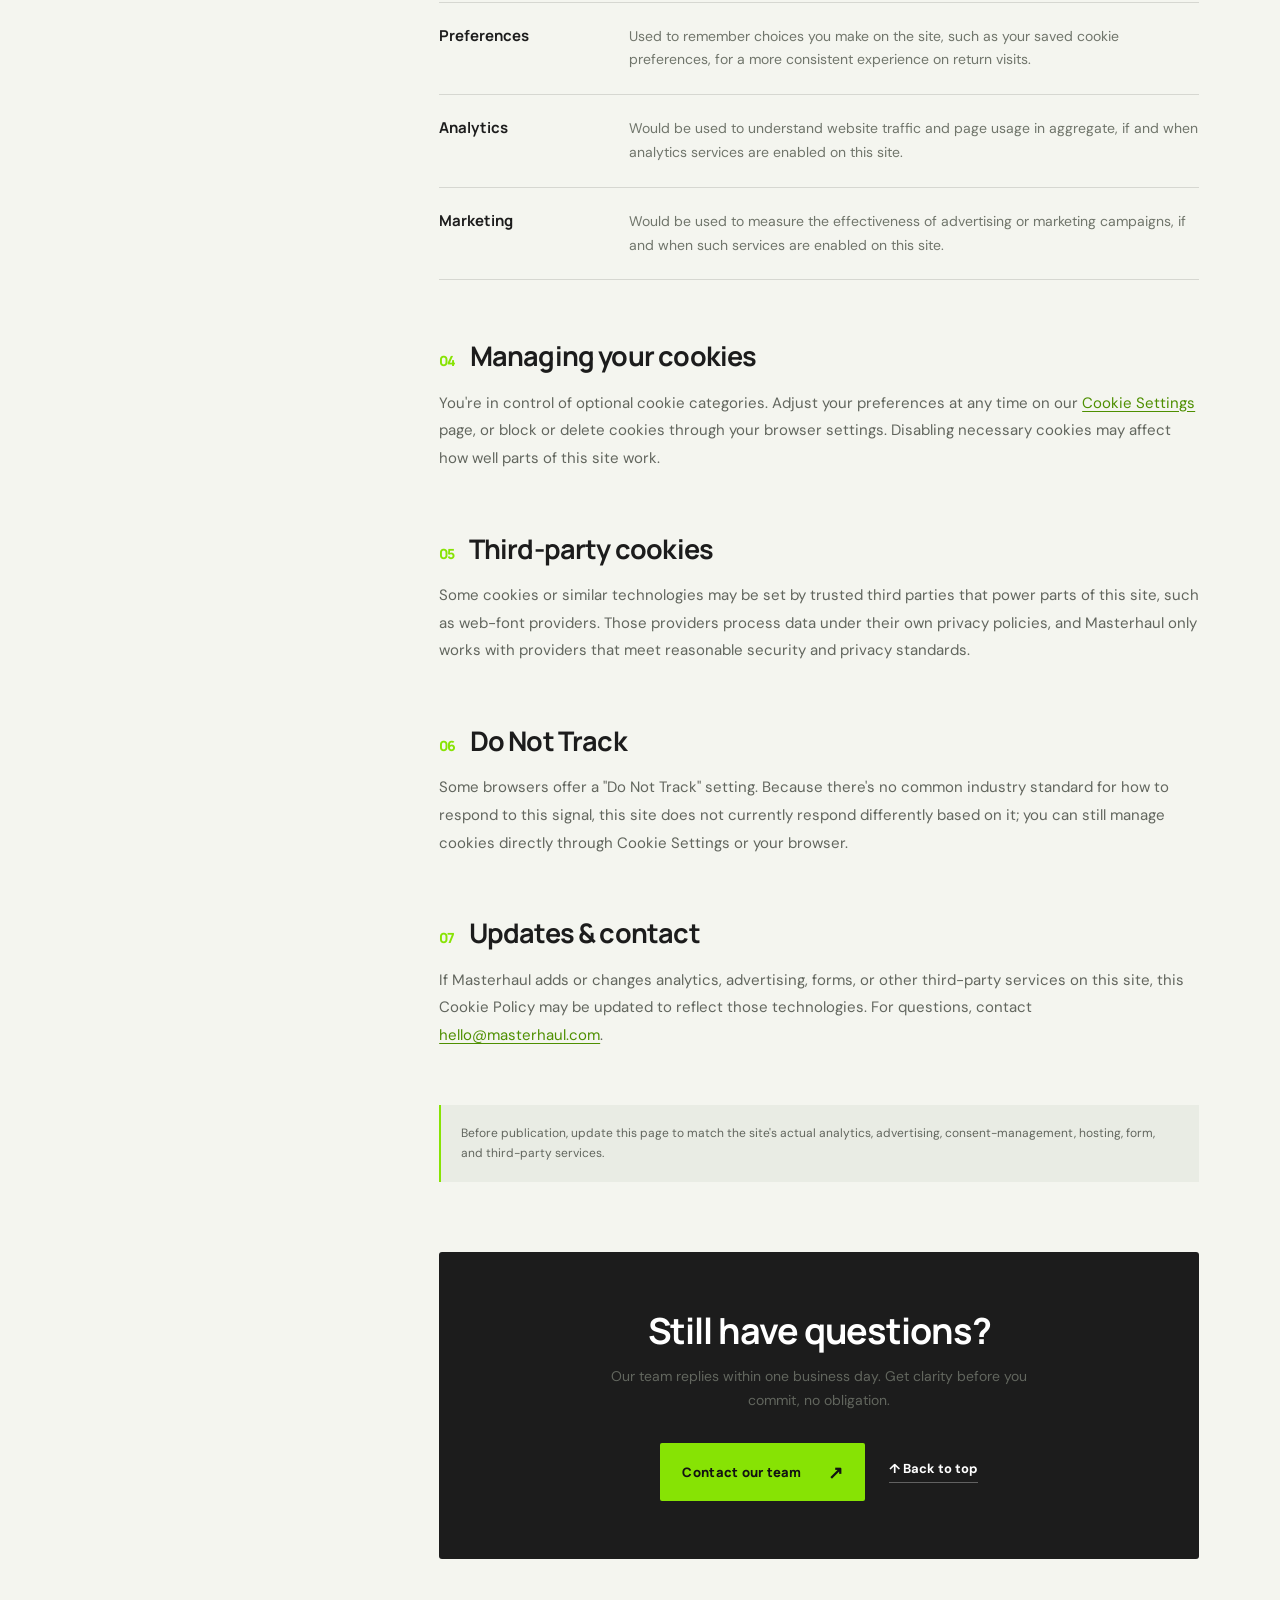
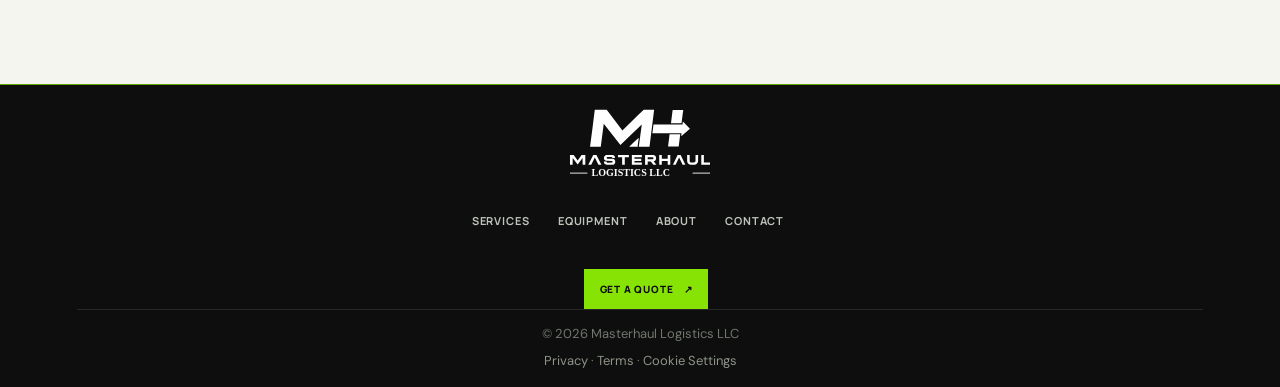
<file: cookie-policy.html>
<!doctype html>
<html lang="en">
<head>
  <meta charset="utf-8" />
  <meta name="viewport" content="width=device-width,initial-scale=1" />
  <meta name="description" content="What cookies Masterhaul Logistics LLC uses, why we use them, and how to control them." />
  <title>Cookie Policy | Masterhaul Logistics LLC</title>
  <link rel="preconnect" href="https://fonts.googleapis.com">
  <link rel="preconnect" href="https://fonts.gstatic.com" crossorigin>
  <link href="https://fonts.googleapis.com/css2?family=DM+Sans:wght@400;500;600;700&family=Manrope:wght@500;600;700;800&display=swap" rel="stylesheet">
  <link rel="stylesheet" href="styles.css" />
</head>
<body class="legal-page">
<div class="noise"></div>
<header class="site-header legal-header" id="top">
  <a class="brand" href="index.html" aria-label="Masterhaul Logistics home"><img src="masterhaul.svg" alt="Masterhaul Logistics LLC" /></a>
  <nav class="desktop-nav" aria-label="Primary navigation">
    <a href="index.html#services">Services</a>
    <a href="index.html#equipment">Equipment</a>
    <a href="index.html#process">Process</a>
    <a href="index.html#about">About</a>
    <a href="index.html#testimonials">Testimonials</a>
  </nav>
  <a class="button button-small" href="contact.html">Get a quote <span>↗</span></a>
</header>
<main>
<section class="legal-hero">
  <div class="legal-hero-grid"></div>
  <div class="legal-hero-inner">
    <p class="eyebrow"><span></span> Legal</p>
    <h1>Cookie<br><em>Policy.</em></h1>
    <p>A plain-language guide to the cookies we use on this website, why they matter, and how to put yourself in control of them.</p>
    <span class="legal-updated">Last updated · September 17, 2026</span>
  </div>
</section>
<section class="legal-content">
  <aside class="legal-index">
    <span>LEGAL</span>
    <a href="contact.html">Contact Us</a>
    <a href="cancellation-policy.html">Cancellation Policy</a>
    <a href="privacy-policy.html">Privacy Policy</a>
    <a href="terms-of-service.html">Terms of Service</a>
    <a href="refund-policy.html">Refund Policy</a>
    <a href="cookie-policy.html">Cookie Policy</a>
    <a href="cookie-settings.html">Cookie Settings</a>
  </aside>
  <article class="legal-copy">

<p class="legal-meta">This Cookie Policy explains how Masterhaul Logistics LLC uses cookies and similar technologies on this website. It should be read together with our <a class="legal-link" href="privacy-policy.html">Privacy Policy</a>.</p>

<nav class="onpage-nav" aria-label="On this page">
  <span>On this page</span>
  <ol>
    <li><a href="#what-are-cookies"><b>01</b> What cookies are</a></li>
    <li><a href="#how-we-use-them"><b>02</b> How this site uses them</a></li>
    <li><a href="#types"><b>03</b> Types of cookies we use</a></li>
    <li><a href="#managing"><b>04</b> Managing your cookies</a></li>
    <li><a href="#third-party"><b>05</b> Third-party cookies</a></li>
    <li><a href="#dnt"><b>06</b> Do Not Track</a></li>
    <li><a href="#changes"><b>07</b> Updates &amp; contact</a></li>
  </ol>
</nav>

<h2 id="what-are-cookies"><span class="num">01</span> What cookies are</h2>
<p>Cookies are small text files stored on your device when you visit a website. Similar technologies, such as local storage, can also remember preferences or support website functionality. Masterhaul uses cookies and similar technologies on this site.</p>

<h2 id="how-we-use-them"><span class="num">02</span> How this site uses them</h2>
<p>Masterhaul uses necessary technologies to support core website functions and to remember the cookie preferences you choose. This site also loads external resources, such as Google-hosted web fonts, which may involve limited technical requests to those providers as pages load.</p>

<h2 id="types"><span class="num">03</span> Types of cookies we use</h2>
<div class="legal-list">
  <div><b>Necessary</b><span>Required for the website to function correctly, including security and remembering your cookie preference. These cannot be switched off through this site's preference control.</span></div>
  <div><b>Preferences</b><span>Used to remember choices you make on the site, such as your saved cookie preferences, for a more consistent experience on return visits.</span></div>
  <div><b>Analytics</b><span>Would be used to understand website traffic and page usage in aggregate, if and when analytics services are enabled on this site.</span></div>
  <div><b>Marketing</b><span>Would be used to measure the effectiveness of advertising or marketing campaigns, if and when such services are enabled on this site.</span></div>
</div>

<h2 id="managing"><span class="num">04</span> Managing your cookies</h2>
<p>You're in control of optional cookie categories. Adjust your preferences at any time on our <a class="legal-link" href="cookie-settings.html">Cookie Settings</a> page, or block or delete cookies through your browser settings. Disabling necessary cookies may affect how well parts of this site work.</p>

<h2 id="third-party"><span class="num">05</span> Third-party cookies</h2>
<p>Some cookies or similar technologies may be set by trusted third parties that power parts of this site, such as web-font providers. Those providers process data under their own privacy policies, and Masterhaul only works with providers that meet reasonable security and privacy standards.</p>

<h2 id="dnt"><span class="num">06</span> Do Not Track</h2>
<p>Some browsers offer a "Do Not Track" setting. Because there's no common industry standard for how to respond to this signal, this site does not currently respond differently based on it; you can still manage cookies directly through Cookie Settings or your browser.</p>

<h2 id="changes"><span class="num">07</span> Updates &amp; contact</h2>
<p>If Masterhaul adds or changes analytics, advertising, forms, or other third-party services on this site, this Cookie Policy may be updated to reflect those technologies. For questions, contact <a class="legal-link" href="mailto:hello@masterhaul.com">hello@masterhaul.com</a>.</p>

<p class="legal-note">Before publication, update this page to match the site's actual analytics, advertising, consent-management, hosting, form, and third-party services.</p>

<div class="legal-cta">
  <h3>Still have questions?</h3>
  <p>Our team replies within one business day. Get clarity before you commit, no obligation.</p>
  <div class="legal-cta-actions">
    <a class="button" href="contact.html">Contact our team <span>↗</span></a>
    <a class="text-link" href="#top">↑ Back to top</a>
  </div>
</div>

  </article>
</section>
</main>
<footer class="new-footer compact-footer legal-footer">
  <div class="compact-footer-inner">
    <a class="footer-logo" href="index.html" aria-label="Masterhaul Logistics home"><img src="masterhaul.svg" alt="Masterhaul Logistics LLC" /></a>
    <nav class="footer-links" aria-label="Footer navigation">
      <a href="index.html#services">Services</a><a href="index.html#equipment">Equipment</a><a href="index.html#about">About</a><a href="contact.html">Contact</a>
    </nav>
    <a class="footer-cta" href="contact.html">Get a quote <span>↗</span></a>
  </div>
  <div class="compact-footer-meta">
    <span>© <span id="year"></span> Masterhaul Logistics LLC</span>
    <span><a href="privacy-policy.html">Privacy</a> · <a href="terms-of-service.html">Terms</a> · <a href="cookie-settings.html">Cookie Settings</a></span>
  </div>
</footer>
<script src="script.js"></script>
</body>
</html>
</file>
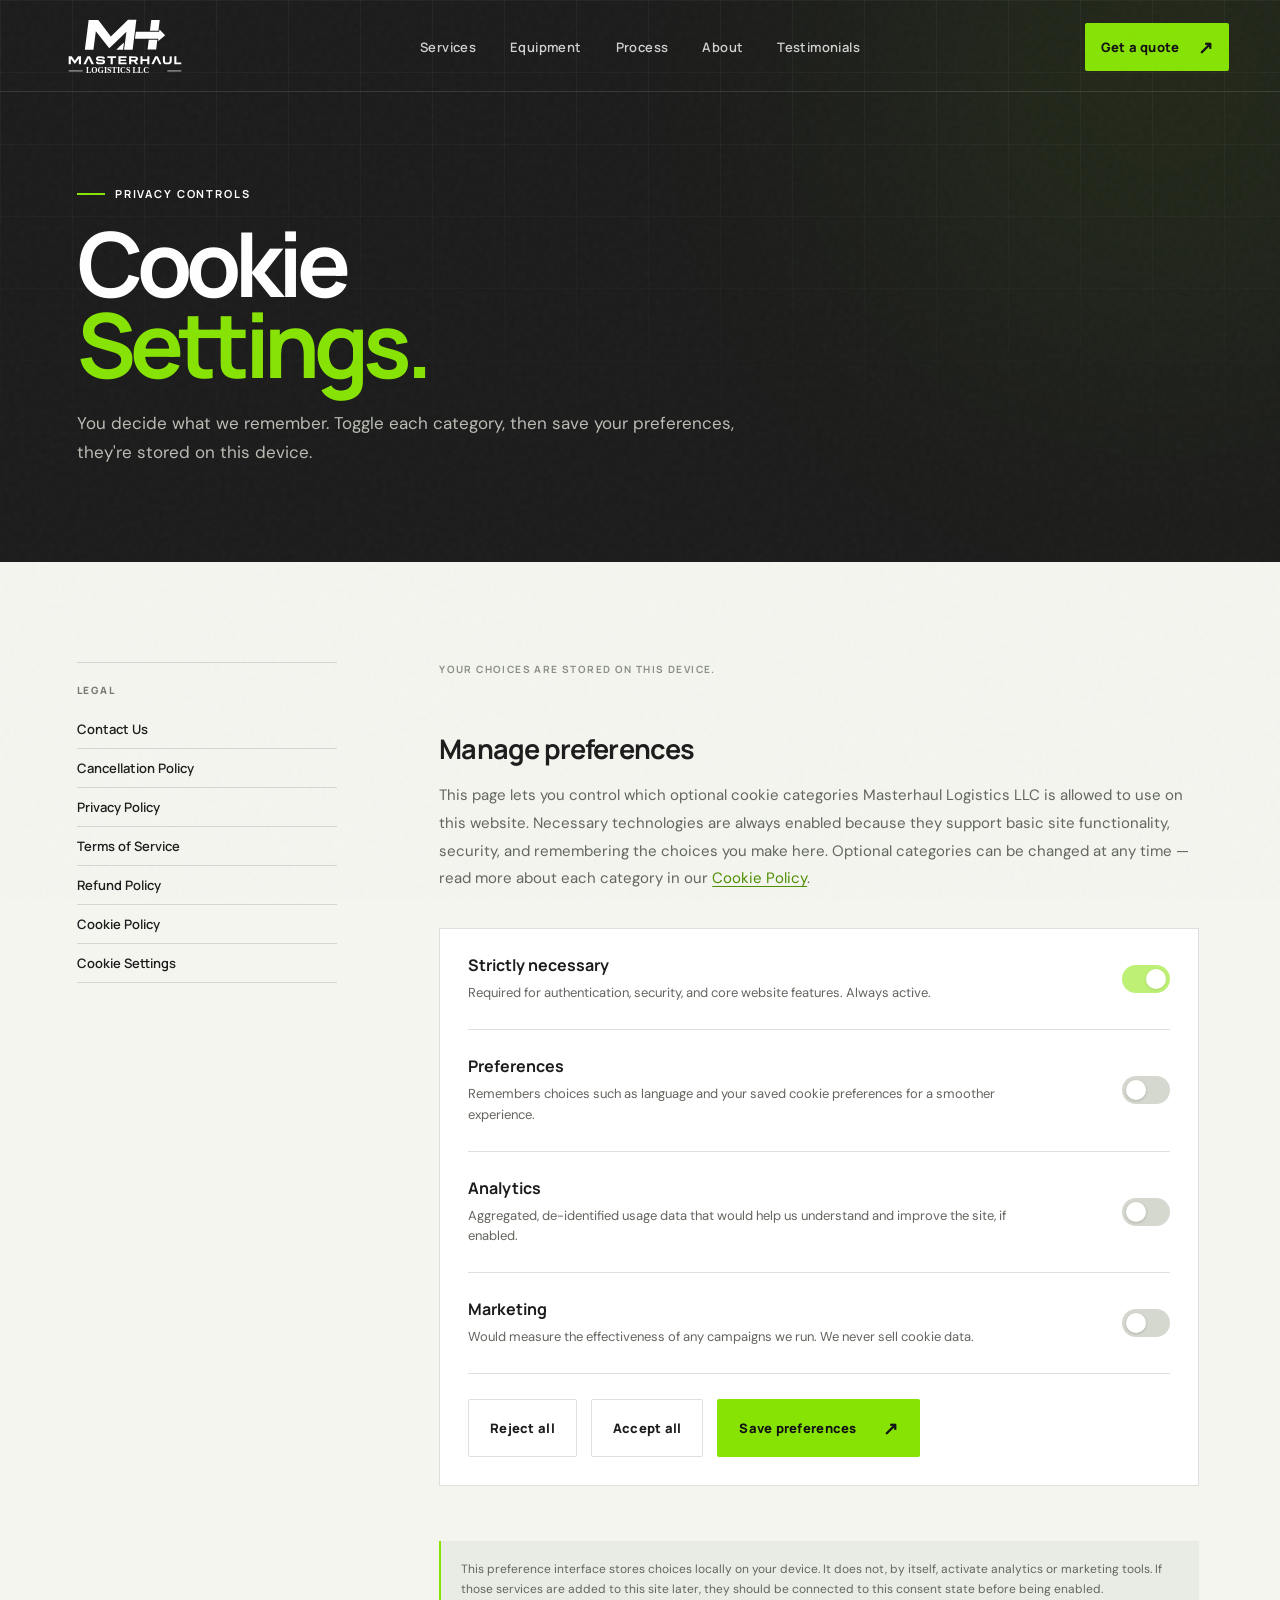
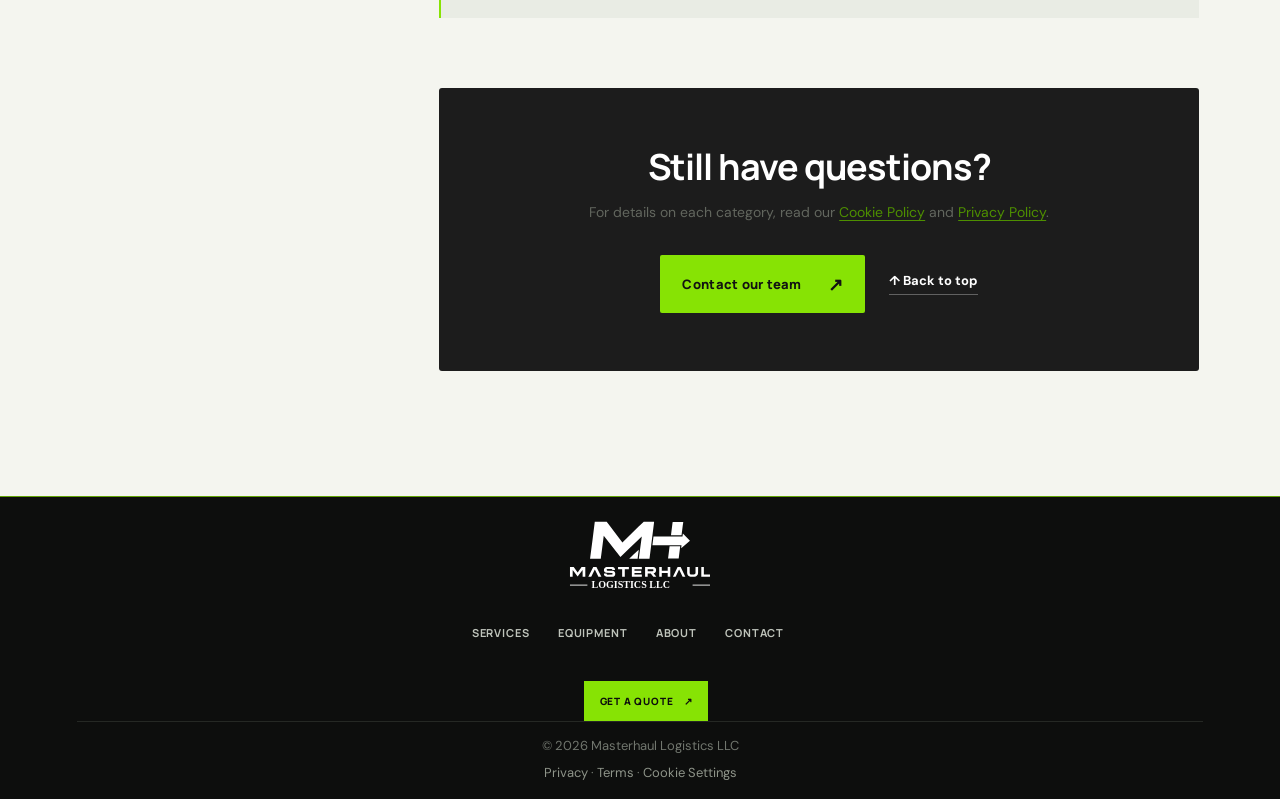
<file: cookie-settings.html>
<!doctype html>
<html lang="en">
<head>
  <meta charset="utf-8" />
  <meta name="viewport" content="width=device-width,initial-scale=1" />
  <meta name="description" content="Manage your cookie preferences on the Masterhaul Logistics LLC website. Toggle analytics, preference, and marketing cookies; your choices are saved on your device." />
  <title>Cookie Settings | Masterhaul Logistics LLC</title>
  <link rel="preconnect" href="https://fonts.googleapis.com">
  <link rel="preconnect" href="https://fonts.gstatic.com" crossorigin>
  <link href="https://fonts.googleapis.com/css2?family=DM+Sans:wght@400;500;600;700&family=Manrope:wght@500;600;700;800&display=swap" rel="stylesheet">
  <link rel="stylesheet" href="styles.css" />
</head>
<body class="legal-page">
<div class="noise"></div>
<header class="site-header legal-header" id="top">
  <a class="brand" href="index.html" aria-label="Masterhaul Logistics home"><img src="masterhaul.svg" alt="Masterhaul Logistics LLC" /></a>
  <nav class="desktop-nav" aria-label="Primary navigation">
    <a href="index.html#services">Services</a>
    <a href="index.html#equipment">Equipment</a>
    <a href="index.html#process">Process</a>
    <a href="index.html#about">About</a>
    <a href="index.html#testimonials">Testimonials</a>
  </nav>
  <a class="button button-small" href="contact.html">Get a quote <span>↗</span></a>
</header>
<main>
<section class="legal-hero">
  <div class="legal-hero-grid"></div>
  <div class="legal-hero-inner">
    <p class="eyebrow"><span></span> Privacy Controls</p>
    <h1>Cookie<br><em>Settings.</em></h1>
    <p>You decide what we remember. Toggle each category, then save your preferences, they're stored on this device.</p>
  </div>
</section>
<section class="legal-content">
  <aside class="legal-index">
    <span>LEGAL</span>
    <a href="contact.html">Contact Us</a>
    <a href="cancellation-policy.html">Cancellation Policy</a>
    <a href="privacy-policy.html">Privacy Policy</a>
    <a href="terms-of-service.html">Terms of Service</a>
    <a href="refund-policy.html">Refund Policy</a>
    <a href="cookie-policy.html">Cookie Policy</a>
    <a href="cookie-settings.html">Cookie Settings</a>
  </aside>
  <article class="legal-copy">

<p class="legal-meta">Your choices are stored on this device.</p>
<h2>Manage preferences</h2>
<p>This page lets you control which optional cookie categories Masterhaul Logistics LLC is allowed to use on this website. Necessary technologies are always enabled because they support basic site functionality, security, and remembering the choices you make here. Optional categories can be changed at any time — read more about each category in our <a class="legal-link" href="cookie-policy.html">Cookie Policy</a>.</p>

<div class="cookie-settings-card">
  <div class="cookie-setting">
    <div><b>Strictly necessary</b><p>Required for authentication, security, and core website features. Always active.</p></div>
    <label class="switch disabled"><input type="checkbox" checked disabled><span></span></label>
  </div>
  <div class="cookie-setting">
    <div><b>Preferences</b><p>Remembers choices such as language and your saved cookie preferences for a smoother experience.</p></div>
    <label class="switch"><input id="prefCookies" type="checkbox"><span></span></label>
  </div>
  <div class="cookie-setting">
    <div><b>Analytics</b><p>Aggregated, de-identified usage data that would help us understand and improve the site, if enabled.</p></div>
    <label class="switch"><input id="analyticsCookies" type="checkbox"><span></span></label>
  </div>
  <div class="cookie-setting">
    <div><b>Marketing</b><p>Would measure the effectiveness of any campaigns we run. We never sell cookie data.</p></div>
    <label class="switch"><input id="marketingCookies" type="checkbox"><span></span></label>
  </div>
  <div class="cookie-settings-actions">
    <button class="button-outline" id="rejectAllCookies" type="button">Reject all</button>
    <button class="button-outline" id="acceptAllCookies" type="button">Accept all</button>
    <button class="button" id="saveCookieSettings" type="button">Save preferences <span>↗</span></button>
  </div>
  <p class="cookie-saved" id="cookieSaved" role="status">Preferences saved on this device.</p>
</div>

<p class="legal-note">This preference interface stores choices locally on your device. It does not, by itself, activate analytics or marketing tools. If those services are added to this site later, they should be connected to this consent state before being enabled.</p>

<div class="legal-cta">
  <h3>Still have questions?</h3>
  <p>For details on each category, read our <a class="legal-link" href="cookie-policy.html">Cookie Policy</a> and <a class="legal-link" href="privacy-policy.html">Privacy Policy</a>.</p>
  <div class="legal-cta-actions">
    <a class="button" href="contact.html">Contact our team <span>↗</span></a>
    <a class="text-link" href="#top">↑ Back to top</a>
  </div>
</div>

  </article>
</section>
</main>
<footer class="new-footer compact-footer legal-footer">
  <div class="compact-footer-inner">
    <a class="footer-logo" href="index.html" aria-label="Masterhaul Logistics home"><img src="masterhaul.svg" alt="Masterhaul Logistics LLC" /></a>
    <nav class="footer-links" aria-label="Footer navigation">
      <a href="index.html#services">Services</a><a href="index.html#equipment">Equipment</a><a href="index.html#about">About</a><a href="contact.html">Contact</a>
    </nav>
    <a class="footer-cta" href="contact.html">Get a quote <span>↗</span></a>
  </div>
  <div class="compact-footer-meta">
    <span>© <span id="year"></span> Masterhaul Logistics LLC</span>
    <span><a href="privacy-policy.html">Privacy</a> · <a href="terms-of-service.html">Terms</a> · <a href="cookie-settings.html">Cookie Settings</a></span>
  </div>
</footer>
<script src="script.js"></script>
</body>
</html>
</file>
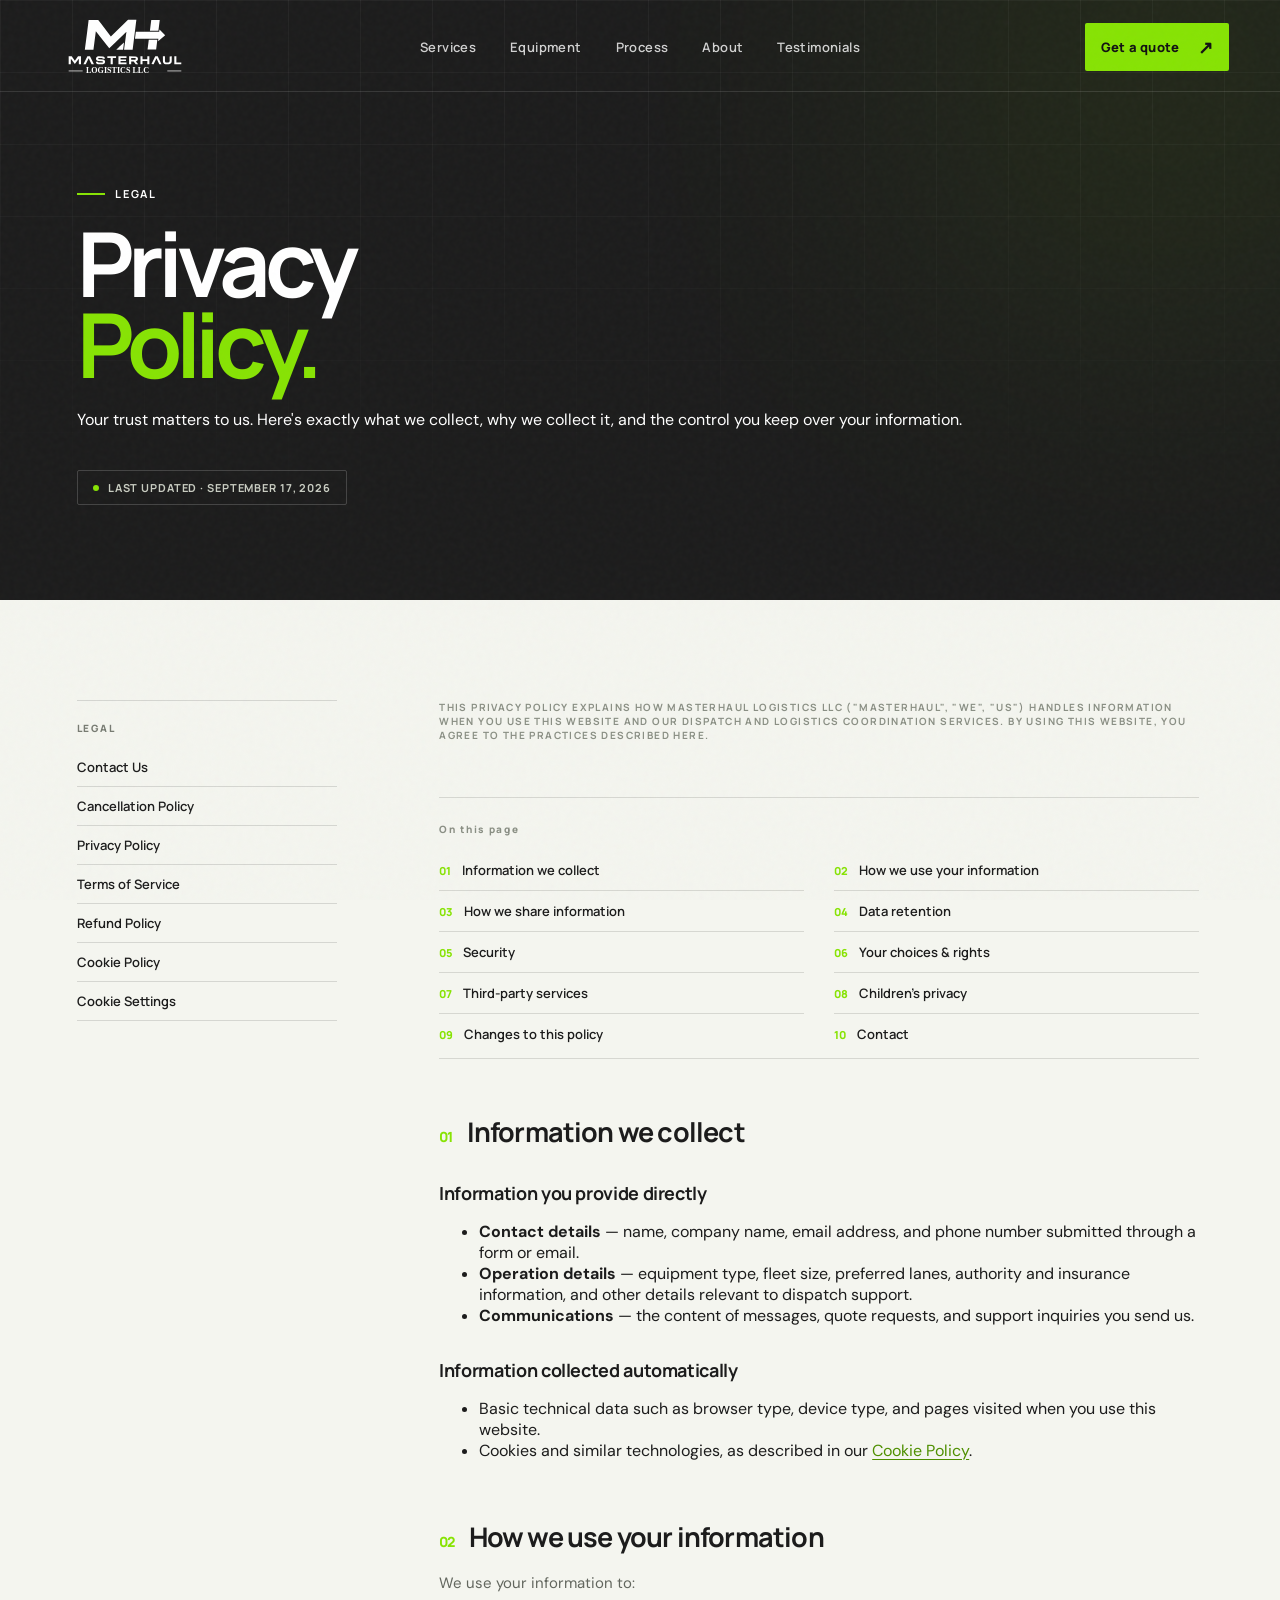
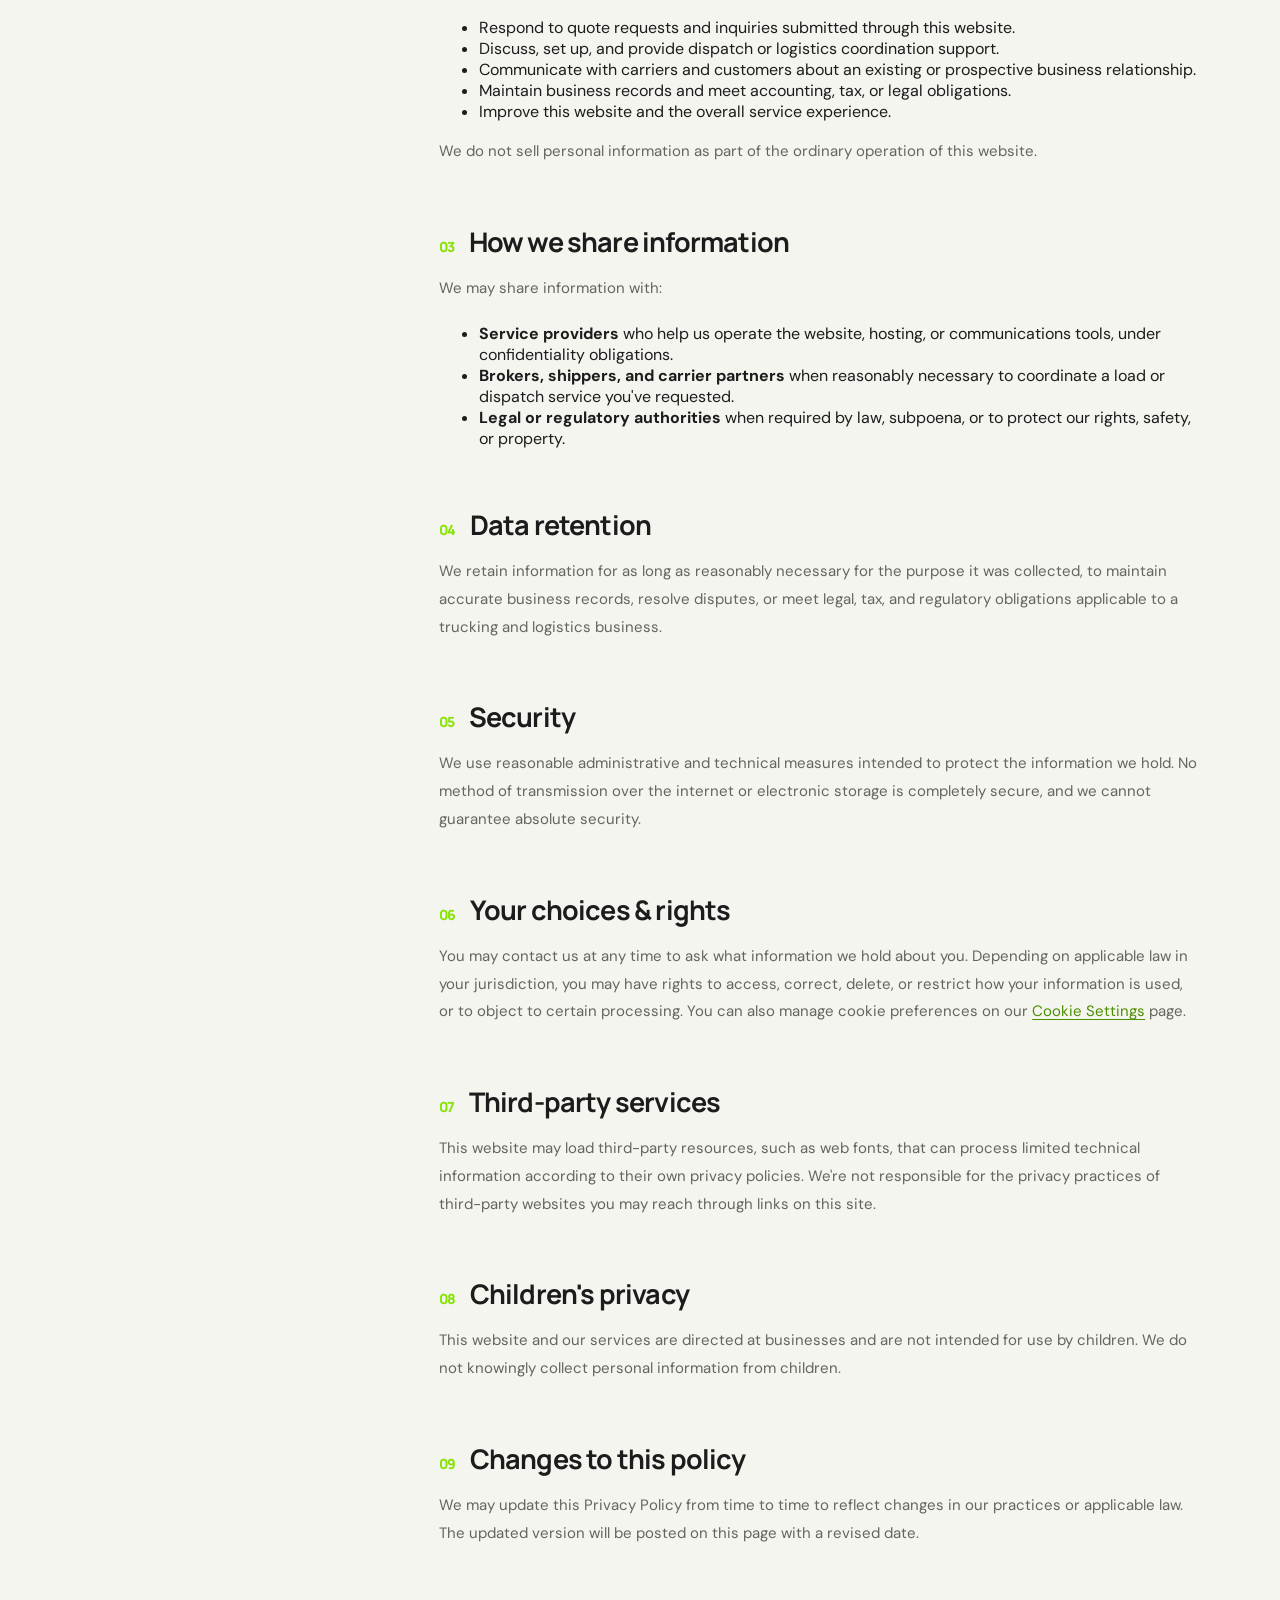
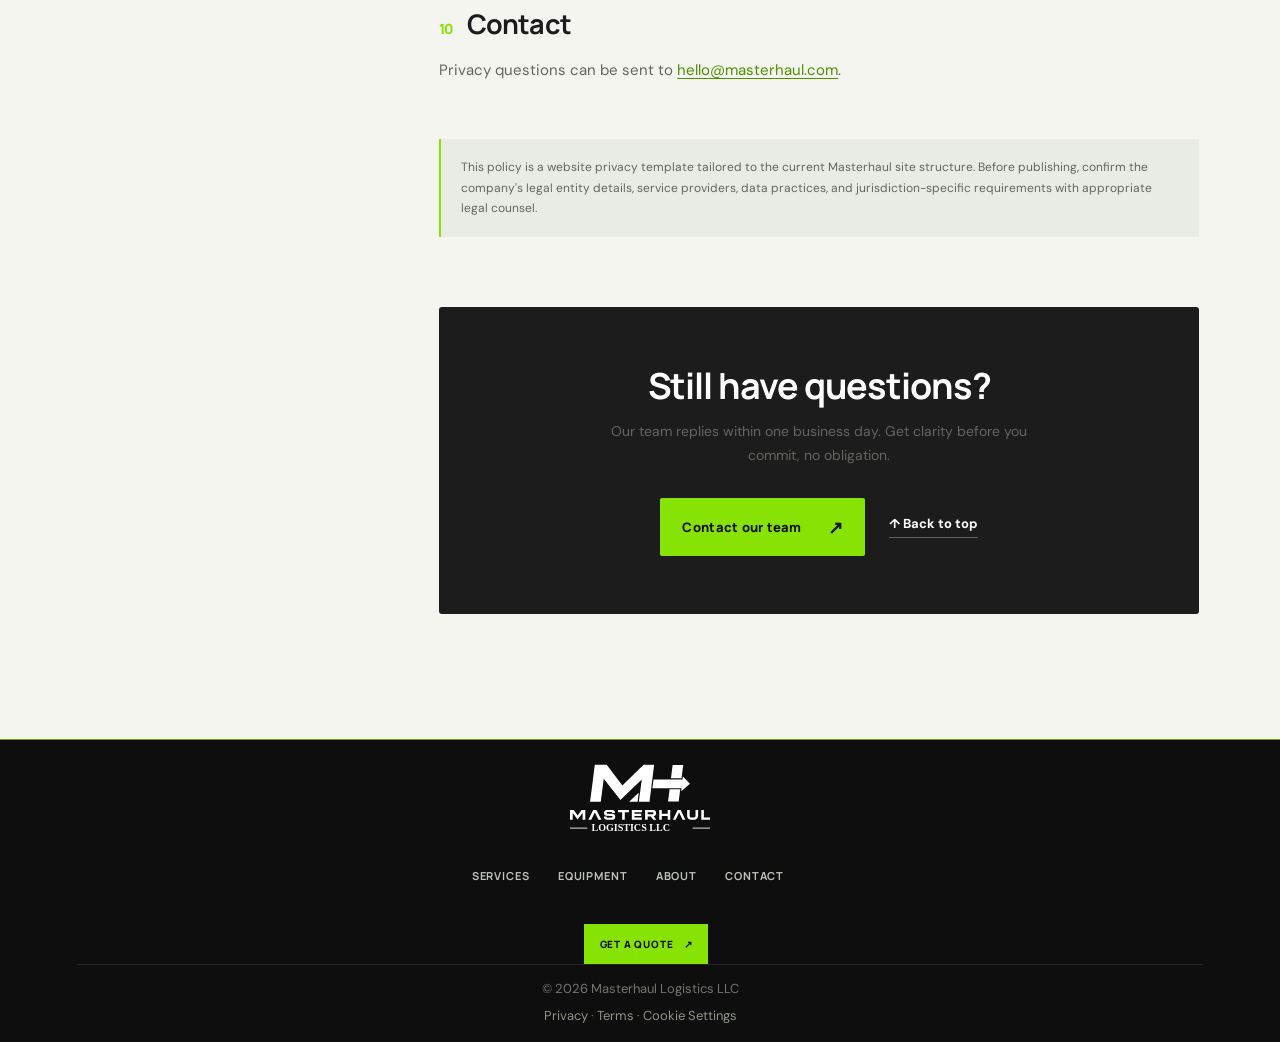
<file: privacy-policy.html>
<!doctype html>
<html lang="en">
<head>
  <meta charset="utf-8" />
  <meta name="viewport" content="width=device-width,initial-scale=1" />
  <meta name="description" content="How Masterhaul Logistics LLC collects, uses, protects, and shares information when you use this website or work with our dispatch and logistics team." />
  <title>Privacy Policy | Masterhaul Logistics LLC</title>
  <link rel="preconnect" href="https://fonts.googleapis.com">
  <link rel="preconnect" href="https://fonts.gstatic.com" crossorigin>
  <link href="https://fonts.googleapis.com/css2?family=DM+Sans:wght@400;500;600;700&family=Manrope:wght@500;600;700;800&display=swap" rel="stylesheet">
  <link rel="stylesheet" href="styles.css" />
</head>
<body class="legal-page">
<div class="noise"></div>
<header class="site-header legal-header" id="top">
  <a class="brand" href="index.html" aria-label="Masterhaul Logistics home"><img src="masterhaul.svg" alt="Masterhaul Logistics LLC" /></a>
  <nav class="desktop-nav" aria-label="Primary navigation">
    <a href="index.html#services">Services</a>
    <a href="index.html#equipment">Equipment</a>
    <a href="index.html#process">Process</a>
    <a href="index.html#about">About</a>
    <a href="index.html#testimonials">Testimonials</a>
  </nav>
  <a class="button button-small" href="contact.html">Get a quote <span>↗</span></a>
</header>
<main>
<section class="legal-hero">
  <div class="legal-hero-grid"></div>
  <div class="legal-hero-inner">
    <p class="eyebrow"><span></span> Legal</p>
    <h1>Privacy<br><em>Policy.</em></h1>
    <p>Your trust matters to us. Here's exactly what we collect, why we collect it, and the control you keep over your information.</p>
    <span class="legal-updated">Last updated · September 17, 2026</span>
  </div>
</section>
<section class="legal-content">
  <aside class="legal-index">
    <span>LEGAL</span>
    <a href="contact.html">Contact Us</a>
    <a href="cancellation-policy.html">Cancellation Policy</a>
    <a href="privacy-policy.html">Privacy Policy</a>
    <a href="terms-of-service.html">Terms of Service</a>
    <a href="refund-policy.html">Refund Policy</a>
    <a href="cookie-policy.html">Cookie Policy</a>
    <a href="cookie-settings.html">Cookie Settings</a>
  </aside>
  <article class="legal-copy">

<p class="legal-meta">This Privacy Policy explains how Masterhaul Logistics LLC ("Masterhaul", "we", "us") handles information when you use this website and our dispatch and logistics coordination services. By using this website, you agree to the practices described here.</p>

<nav class="onpage-nav" aria-label="On this page">
  <span>On this page</span>
  <ol>
    <li><a href="#information-we-collect"><b>01</b> Information we collect</a></li>
    <li><a href="#how-we-use"><b>02</b> How we use your information</a></li>
    <li><a href="#sharing"><b>03</b> How we share information</a></li>
    <li><a href="#retention"><b>04</b> Data retention</a></li>
    <li><a href="#security"><b>05</b> Security</a></li>
    <li><a href="#your-rights"><b>06</b> Your choices &amp; rights</a></li>
    <li><a href="#third-party"><b>07</b> Third-party services</a></li>
    <li><a href="#children"><b>08</b> Children's privacy</a></li>
    <li><a href="#changes"><b>09</b> Changes to this policy</a></li>
    <li><a href="#contact"><b>10</b> Contact</a></li>
  </ol>
</nav>

<h2 id="information-we-collect"><span class="num">01</span> Information we collect</h2>
<h3>Information you provide directly</h3>
<ul>
  <li><b>Contact details</b> — name, company name, email address, and phone number submitted through a form or email.</li>
  <li><b>Operation details</b> — equipment type, fleet size, preferred lanes, authority and insurance information, and other details relevant to dispatch support.</li>
  <li><b>Communications</b> — the content of messages, quote requests, and support inquiries you send us.</li>
</ul>
<h3>Information collected automatically</h3>
<ul>
  <li>Basic technical data such as browser type, device type, and pages visited when you use this website.</li>
  <li>Cookies and similar technologies, as described in our <a class="legal-link" href="cookie-policy.html">Cookie Policy</a>.</li>
</ul>

<h2 id="how-we-use"><span class="num">02</span> How we use your information</h2>
<p>We use your information to:</p>
<ul>
  <li>Respond to quote requests and inquiries submitted through this website.</li>
  <li>Discuss, set up, and provide dispatch or logistics coordination support.</li>
  <li>Communicate with carriers and customers about an existing or prospective business relationship.</li>
  <li>Maintain business records and meet accounting, tax, or legal obligations.</li>
  <li>Improve this website and the overall service experience.</li>
</ul>
<p>We do not sell personal information as part of the ordinary operation of this website.</p>

<h2 id="sharing"><span class="num">03</span> How we share information</h2>
<p>We may share information with:</p>
<ul>
  <li><b>Service providers</b> who help us operate the website, hosting, or communications tools, under confidentiality obligations.</li>
  <li><b>Brokers, shippers, and carrier partners</b> when reasonably necessary to coordinate a load or dispatch service you've requested.</li>
  <li><b>Legal or regulatory authorities</b> when required by law, subpoena, or to protect our rights, safety, or property.</li>
</ul>

<h2 id="retention"><span class="num">04</span> Data retention</h2>
<p>We retain information for as long as reasonably necessary for the purpose it was collected, to maintain accurate business records, resolve disputes, or meet legal, tax, and regulatory obligations applicable to a trucking and logistics business.</p>

<h2 id="security"><span class="num">05</span> Security</h2>
<p>We use reasonable administrative and technical measures intended to protect the information we hold. No method of transmission over the internet or electronic storage is completely secure, and we cannot guarantee absolute security.</p>

<h2 id="your-rights"><span class="num">06</span> Your choices &amp; rights</h2>
<p>You may contact us at any time to ask what information we hold about you. Depending on applicable law in your jurisdiction, you may have rights to access, correct, delete, or restrict how your information is used, or to object to certain processing. You can also manage cookie preferences on our <a class="legal-link" href="cookie-settings.html">Cookie Settings</a> page.</p>

<h2 id="third-party"><span class="num">07</span> Third-party services</h2>
<p>This website may load third-party resources, such as web fonts, that can process limited technical information according to their own privacy policies. We're not responsible for the privacy practices of third-party websites you may reach through links on this site.</p>

<h2 id="children"><span class="num">08</span> Children's privacy</h2>
<p>This website and our services are directed at businesses and are not intended for use by children. We do not knowingly collect personal information from children.</p>

<h2 id="changes"><span class="num">09</span> Changes to this policy</h2>
<p>We may update this Privacy Policy from time to time to reflect changes in our practices or applicable law. The updated version will be posted on this page with a revised date.</p>

<h2 id="contact"><span class="num">10</span> Contact</h2>
<p>Privacy questions can be sent to <a class="legal-link" href="mailto:hello@masterhaul.com">hello@masterhaul.com</a>.</p>

<p class="legal-note">This policy is a website privacy template tailored to the current Masterhaul site structure. Before publishing, confirm the company's legal entity details, service providers, data practices, and jurisdiction-specific requirements with appropriate legal counsel.</p>

<div class="legal-cta">
  <h3>Still have questions?</h3>
  <p>Our team replies within one business day. Get clarity before you commit, no obligation.</p>
  <div class="legal-cta-actions">
    <a class="button" href="contact.html">Contact our team <span>↗</span></a>
    <a class="text-link" href="#top">↑ Back to top</a>
  </div>
</div>

  </article>
</section>
</main>
<footer class="new-footer compact-footer legal-footer">
  <div class="compact-footer-inner">
    <a class="footer-logo" href="index.html" aria-label="Masterhaul Logistics home"><img src="masterhaul.svg" alt="Masterhaul Logistics LLC" /></a>
    <nav class="footer-links" aria-label="Footer navigation">
      <a href="index.html#services">Services</a><a href="index.html#equipment">Equipment</a><a href="index.html#about">About</a><a href="contact.html">Contact</a>
    </nav>
    <a class="footer-cta" href="contact.html">Get a quote <span>↗</span></a>
  </div>
  <div class="compact-footer-meta">
    <span>© <span id="year"></span> Masterhaul Logistics LLC</span>
    <span><a href="privacy-policy.html">Privacy</a> · <a href="terms-of-service.html">Terms</a> · <a href="cookie-settings.html">Cookie Settings</a></span>
  </div>
</footer>
<script src="script.js"></script>
</body>
</html>
</file>
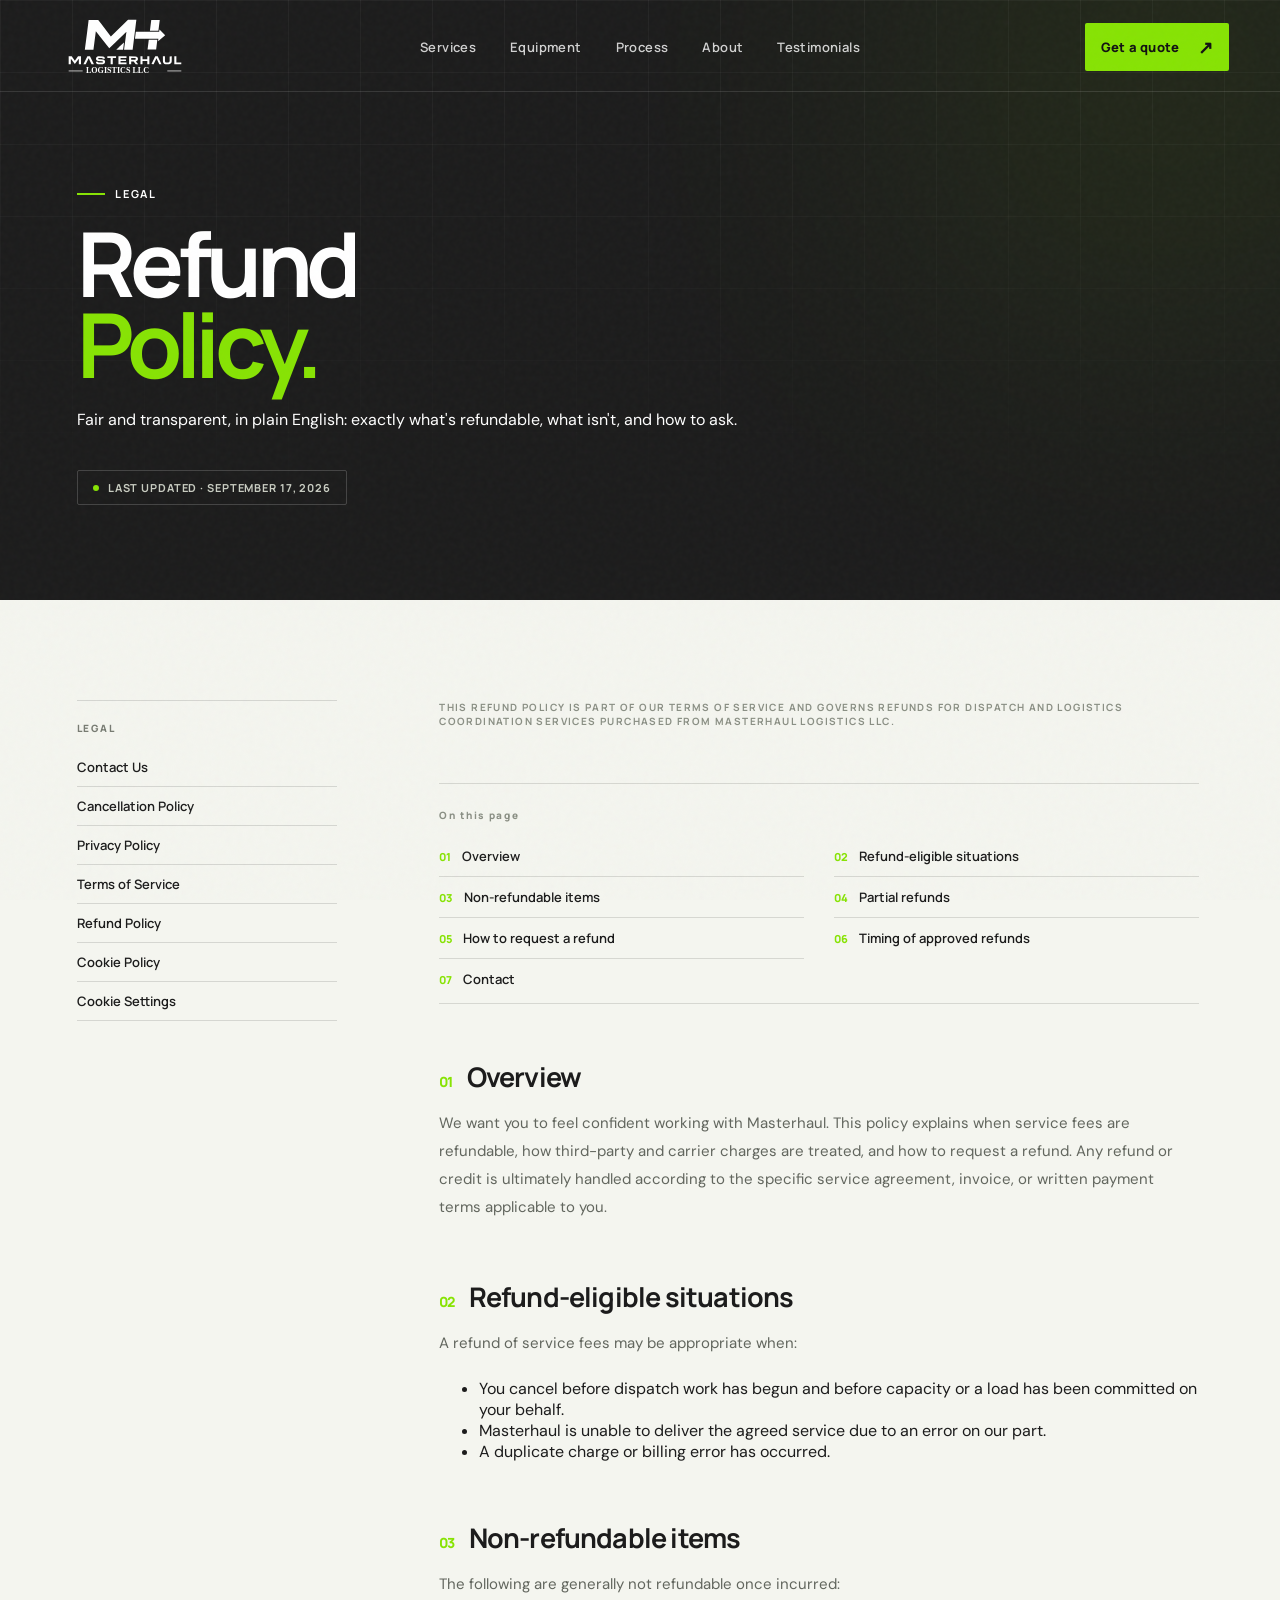
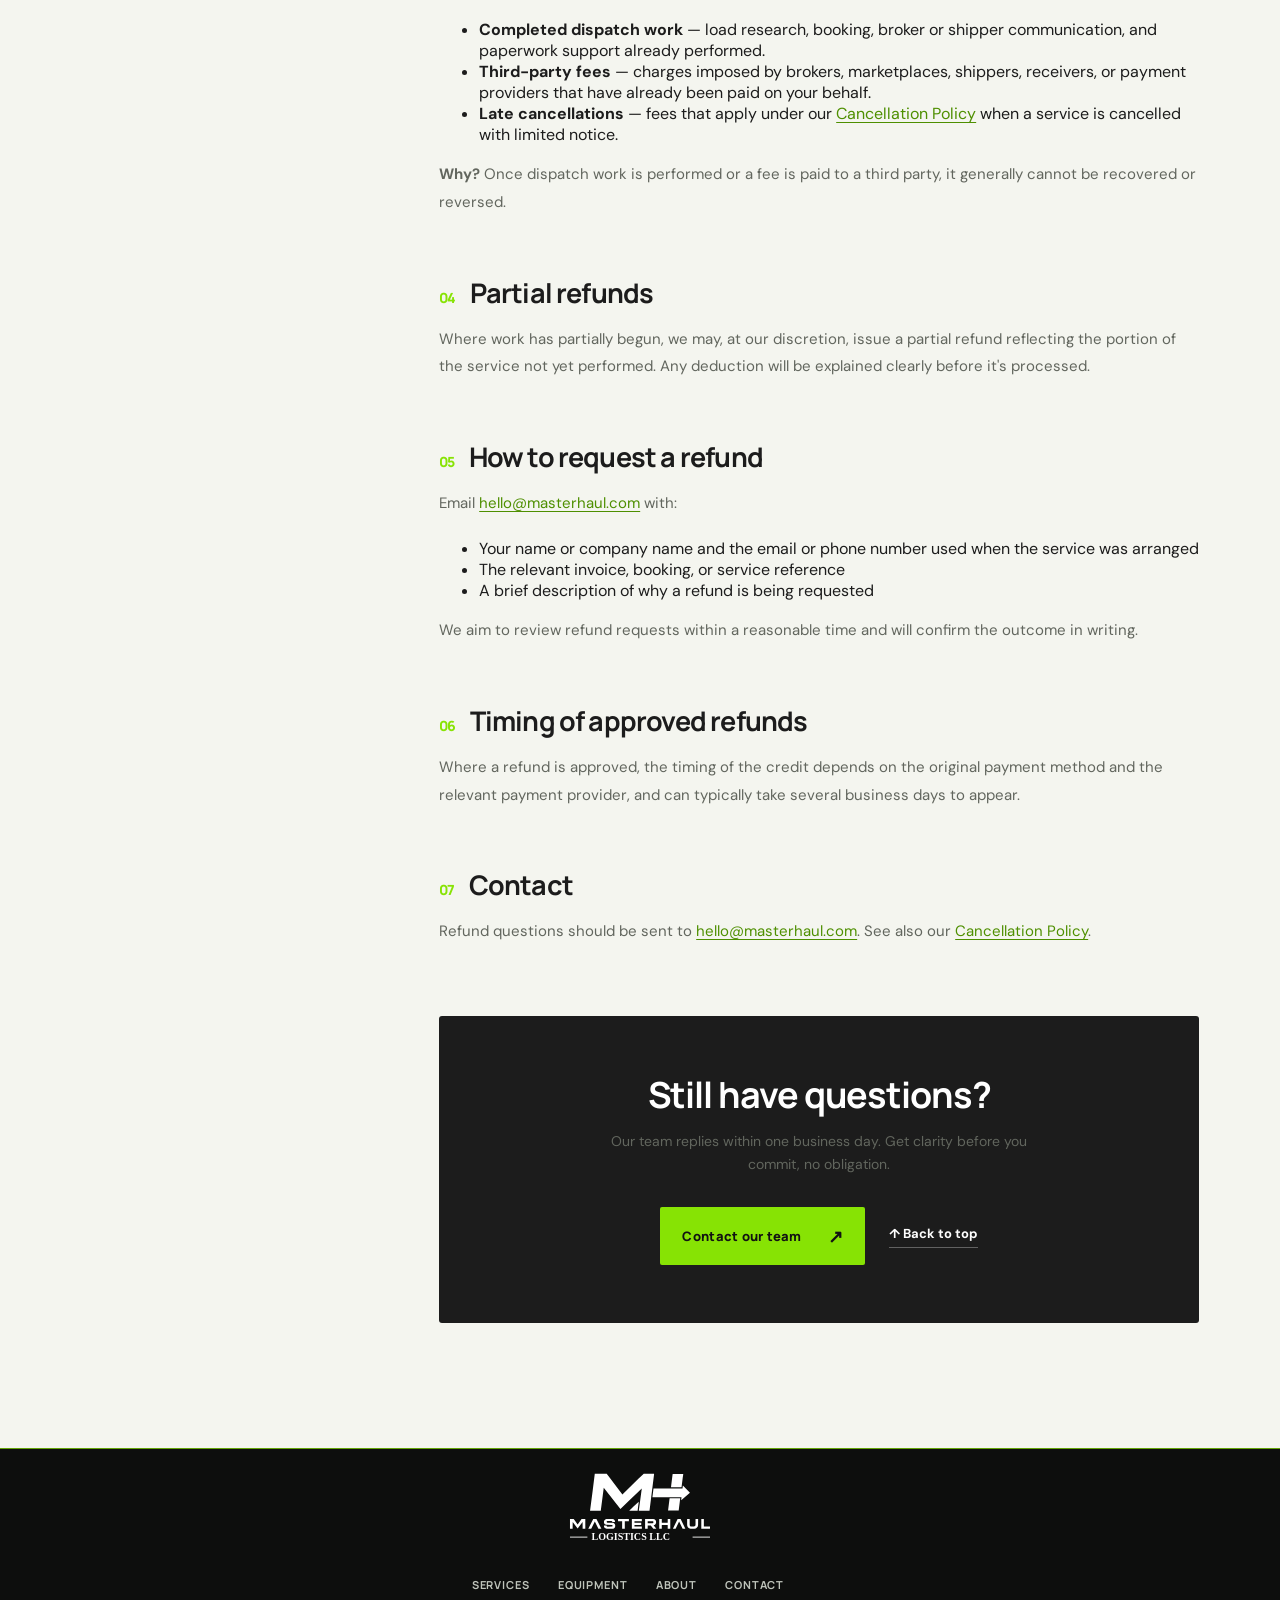
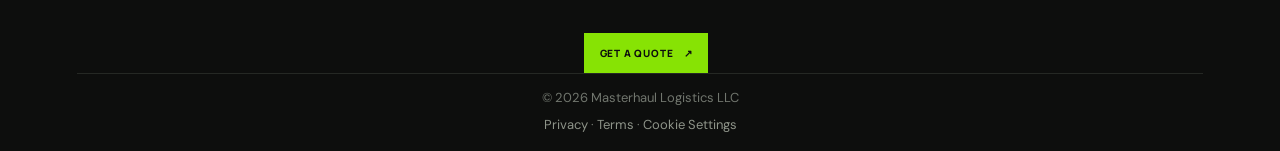
<file: refund-policy.html>
<!doctype html>
<html lang="en">
<head>
  <meta charset="utf-8" />
  <meta name="viewport" content="width=device-width,initial-scale=1" />
  <meta name="description" content="Masterhaul Logistics LLC's refund policy: what's refundable, what isn't, and how to request a refund for dispatch and logistics services." />
  <title>Refund Policy | Masterhaul Logistics LLC</title>
  <link rel="preconnect" href="https://fonts.googleapis.com">
  <link rel="preconnect" href="https://fonts.gstatic.com" crossorigin>
  <link href="https://fonts.googleapis.com/css2?family=DM+Sans:wght@400;500;600;700&family=Manrope:wght@500;600;700;800&display=swap" rel="stylesheet">
  <link rel="stylesheet" href="styles.css" />
</head>
<body class="legal-page">
<div class="noise"></div>
<header class="site-header legal-header" id="top">
  <a class="brand" href="index.html" aria-label="Masterhaul Logistics home"><img src="masterhaul.svg" alt="Masterhaul Logistics LLC" /></a>
  <nav class="desktop-nav" aria-label="Primary navigation">
    <a href="index.html#services">Services</a>
    <a href="index.html#equipment">Equipment</a>
    <a href="index.html#process">Process</a>
    <a href="index.html#about">About</a>
    <a href="index.html#testimonials">Testimonials</a>
  </nav>
  <a class="button button-small" href="contact.html">Get a quote <span>↗</span></a>
</header>
<main>
<section class="legal-hero">
  <div class="legal-hero-grid"></div>
  <div class="legal-hero-inner">
    <p class="eyebrow"><span></span> Legal</p>
    <h1>Refund<br><em>Policy.</em></h1>
    <p>Fair and transparent, in plain English: exactly what's refundable, what isn't, and how to ask.</p>
    <span class="legal-updated">Last updated · September 17, 2026</span>
  </div>
</section>
<section class="legal-content">
  <aside class="legal-index">
    <span>LEGAL</span>
    <a href="contact.html">Contact Us</a>
    <a href="cancellation-policy.html">Cancellation Policy</a>
    <a href="privacy-policy.html">Privacy Policy</a>
    <a href="terms-of-service.html">Terms of Service</a>
    <a href="refund-policy.html">Refund Policy</a>
    <a href="cookie-policy.html">Cookie Policy</a>
    <a href="cookie-settings.html">Cookie Settings</a>
  </aside>
  <article class="legal-copy">

<p class="legal-meta">This Refund Policy is part of our Terms of Service and governs refunds for dispatch and logistics coordination services purchased from Masterhaul Logistics LLC.</p>

<nav class="onpage-nav" aria-label="On this page">
  <span>On this page</span>
  <ol>
    <li><a href="#overview"><b>01</b> Overview</a></li>
    <li><a href="#eligible"><b>02</b> Refund-eligible situations</a></li>
    <li><a href="#non-refundable"><b>03</b> Non-refundable items</a></li>
    <li><a href="#partial"><b>04</b> Partial refunds</a></li>
    <li><a href="#how-to-request"><b>05</b> How to request a refund</a></li>
    <li><a href="#timing"><b>06</b> Timing of approved refunds</a></li>
    <li><a href="#contact"><b>07</b> Contact</a></li>
  </ol>
</nav>

<h2 id="overview"><span class="num">01</span> Overview</h2>
<p>We want you to feel confident working with Masterhaul. This policy explains when service fees are refundable, how third-party and carrier charges are treated, and how to request a refund. Any refund or credit is ultimately handled according to the specific service agreement, invoice, or written payment terms applicable to you.</p>

<h2 id="eligible"><span class="num">02</span> Refund-eligible situations</h2>
<p>A refund of service fees may be appropriate when:</p>
<ul>
  <li>You cancel before dispatch work has begun and before capacity or a load has been committed on your behalf.</li>
  <li>Masterhaul is unable to deliver the agreed service due to an error on our part.</li>
  <li>A duplicate charge or billing error has occurred.</li>
</ul>

<h2 id="non-refundable"><span class="num">03</span> Non-refundable items</h2>
<p>The following are generally not refundable once incurred:</p>
<ul>
  <li><b>Completed dispatch work</b> — load research, booking, broker or shipper communication, and paperwork support already performed.</li>
  <li><b>Third-party fees</b> — charges imposed by brokers, marketplaces, shippers, receivers, or payment providers that have already been paid on your behalf.</li>
  <li><b>Late cancellations</b> — fees that apply under our <a class="legal-link" href="cancellation-policy.html">Cancellation Policy</a> when a service is cancelled with limited notice.</li>
</ul>
<p><b>Why?</b> Once dispatch work is performed or a fee is paid to a third party, it generally cannot be recovered or reversed.</p>

<h2 id="partial"><span class="num">04</span> Partial refunds</h2>
<p>Where work has partially begun, we may, at our discretion, issue a partial refund reflecting the portion of the service not yet performed. Any deduction will be explained clearly before it's processed.</p>

<h2 id="how-to-request"><span class="num">05</span> How to request a refund</h2>
<p>Email <a class="legal-link" href="mailto:hello@masterhaul.com">hello@masterhaul.com</a> with:</p>
<ul>
  <li>Your name or company name and the email or phone number used when the service was arranged</li>
  <li>The relevant invoice, booking, or service reference</li>
  <li>A brief description of why a refund is being requested</li>
</ul>
<p>We aim to review refund requests within a reasonable time and will confirm the outcome in writing.</p>

<h2 id="timing"><span class="num">06</span> Timing of approved refunds</h2>
<p>Where a refund is approved, the timing of the credit depends on the original payment method and the relevant payment provider, and can typically take several business days to appear.</p>

<h2 id="contact"><span class="num">07</span> Contact</h2>
<p>Refund questions should be sent to <a class="legal-link" href="mailto:hello@masterhaul.com">hello@masterhaul.com</a>. See also our <a class="legal-link" href="cancellation-policy.html">Cancellation Policy</a>.</p>

<div class="legal-cta">
  <h3>Still have questions?</h3>
  <p>Our team replies within one business day. Get clarity before you commit, no obligation.</p>
  <div class="legal-cta-actions">
    <a class="button" href="contact.html">Contact our team <span>↗</span></a>
    <a class="text-link" href="#top">↑ Back to top</a>
  </div>
</div>

  </article>
</section>
</main>
<footer class="new-footer compact-footer legal-footer">
  <div class="compact-footer-inner">
    <a class="footer-logo" href="index.html" aria-label="Masterhaul Logistics home"><img src="masterhaul.svg" alt="Masterhaul Logistics LLC" /></a>
    <nav class="footer-links" aria-label="Footer navigation">
      <a href="index.html#services">Services</a><a href="index.html#equipment">Equipment</a><a href="index.html#about">About</a><a href="contact.html">Contact</a>
    </nav>
    <a class="footer-cta" href="contact.html">Get a quote <span>↗</span></a>
  </div>
  <div class="compact-footer-meta">
    <span>© <span id="year"></span> Masterhaul Logistics LLC</span>
    <span><a href="privacy-policy.html">Privacy</a> · <a href="terms-of-service.html">Terms</a> · <a href="cookie-settings.html">Cookie Settings</a></span>
  </div>
</footer>
<script src="script.js"></script>
</body>
</html>
</file>
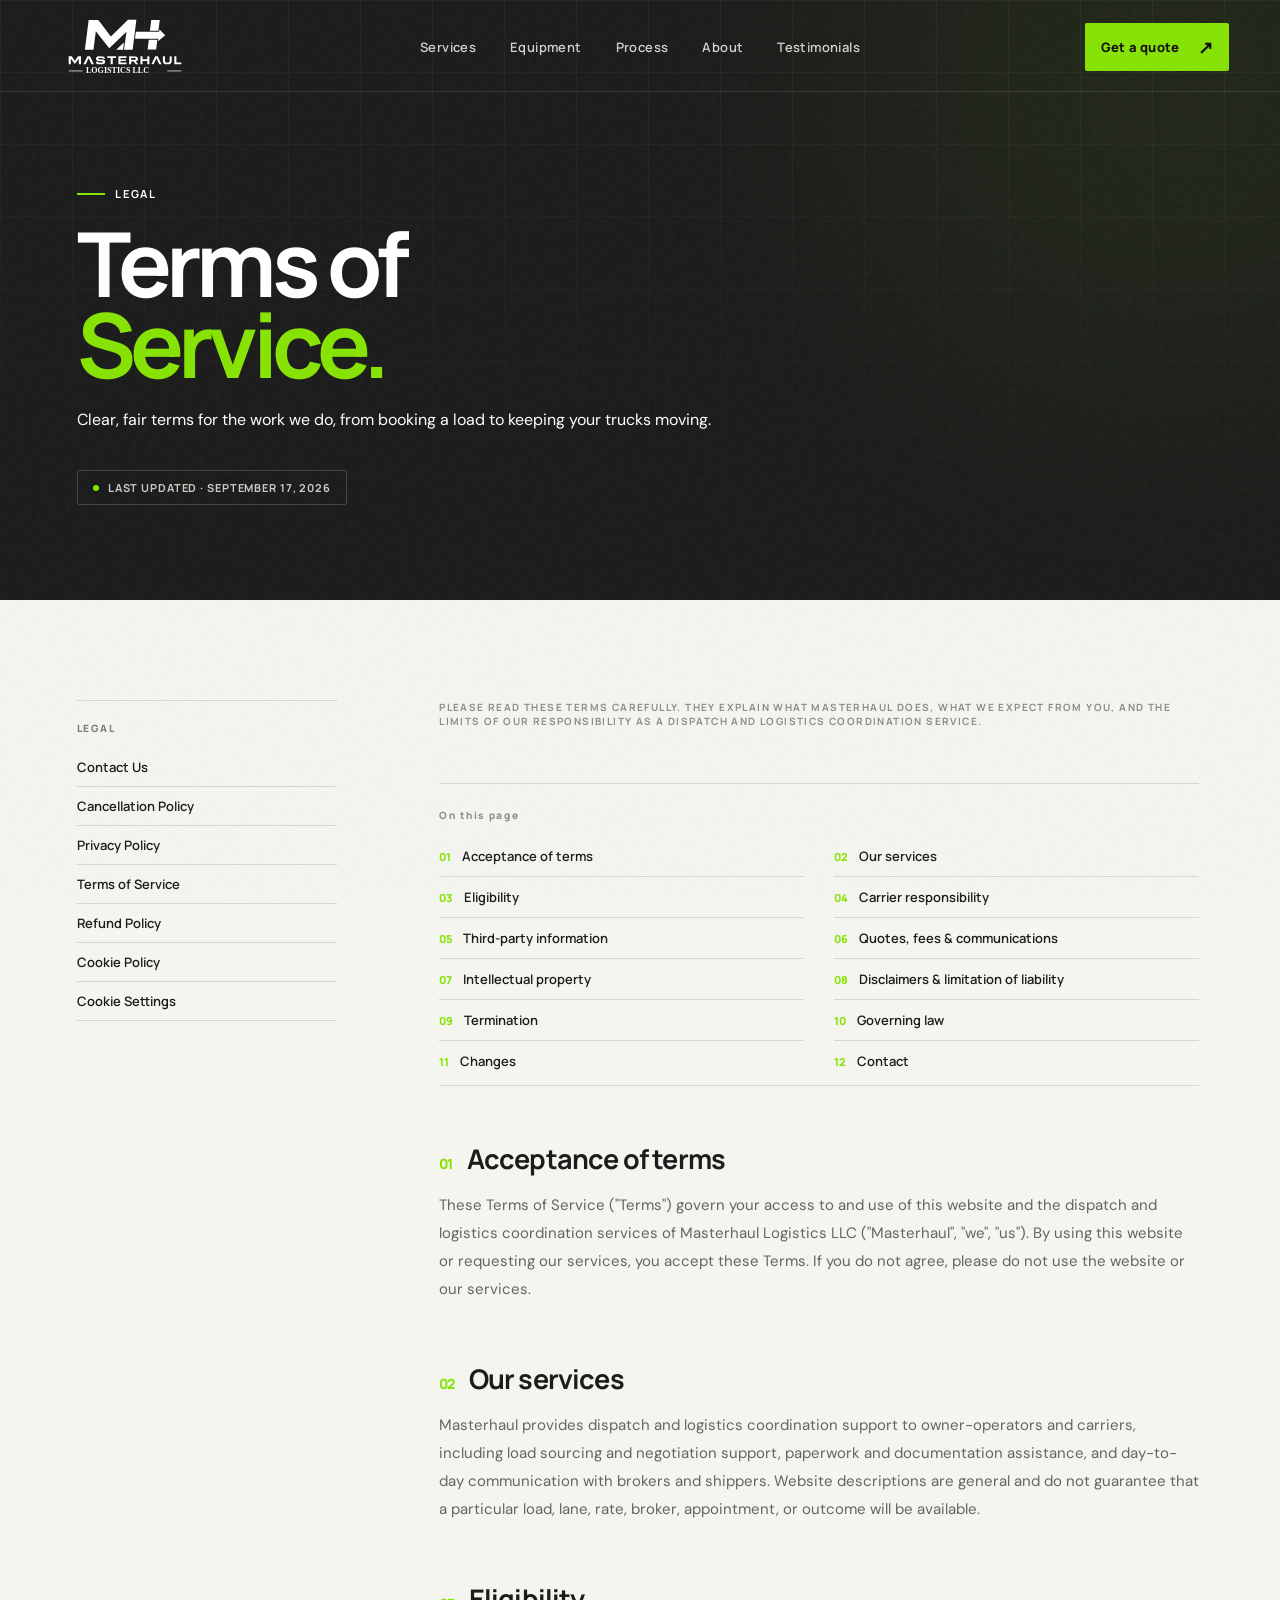
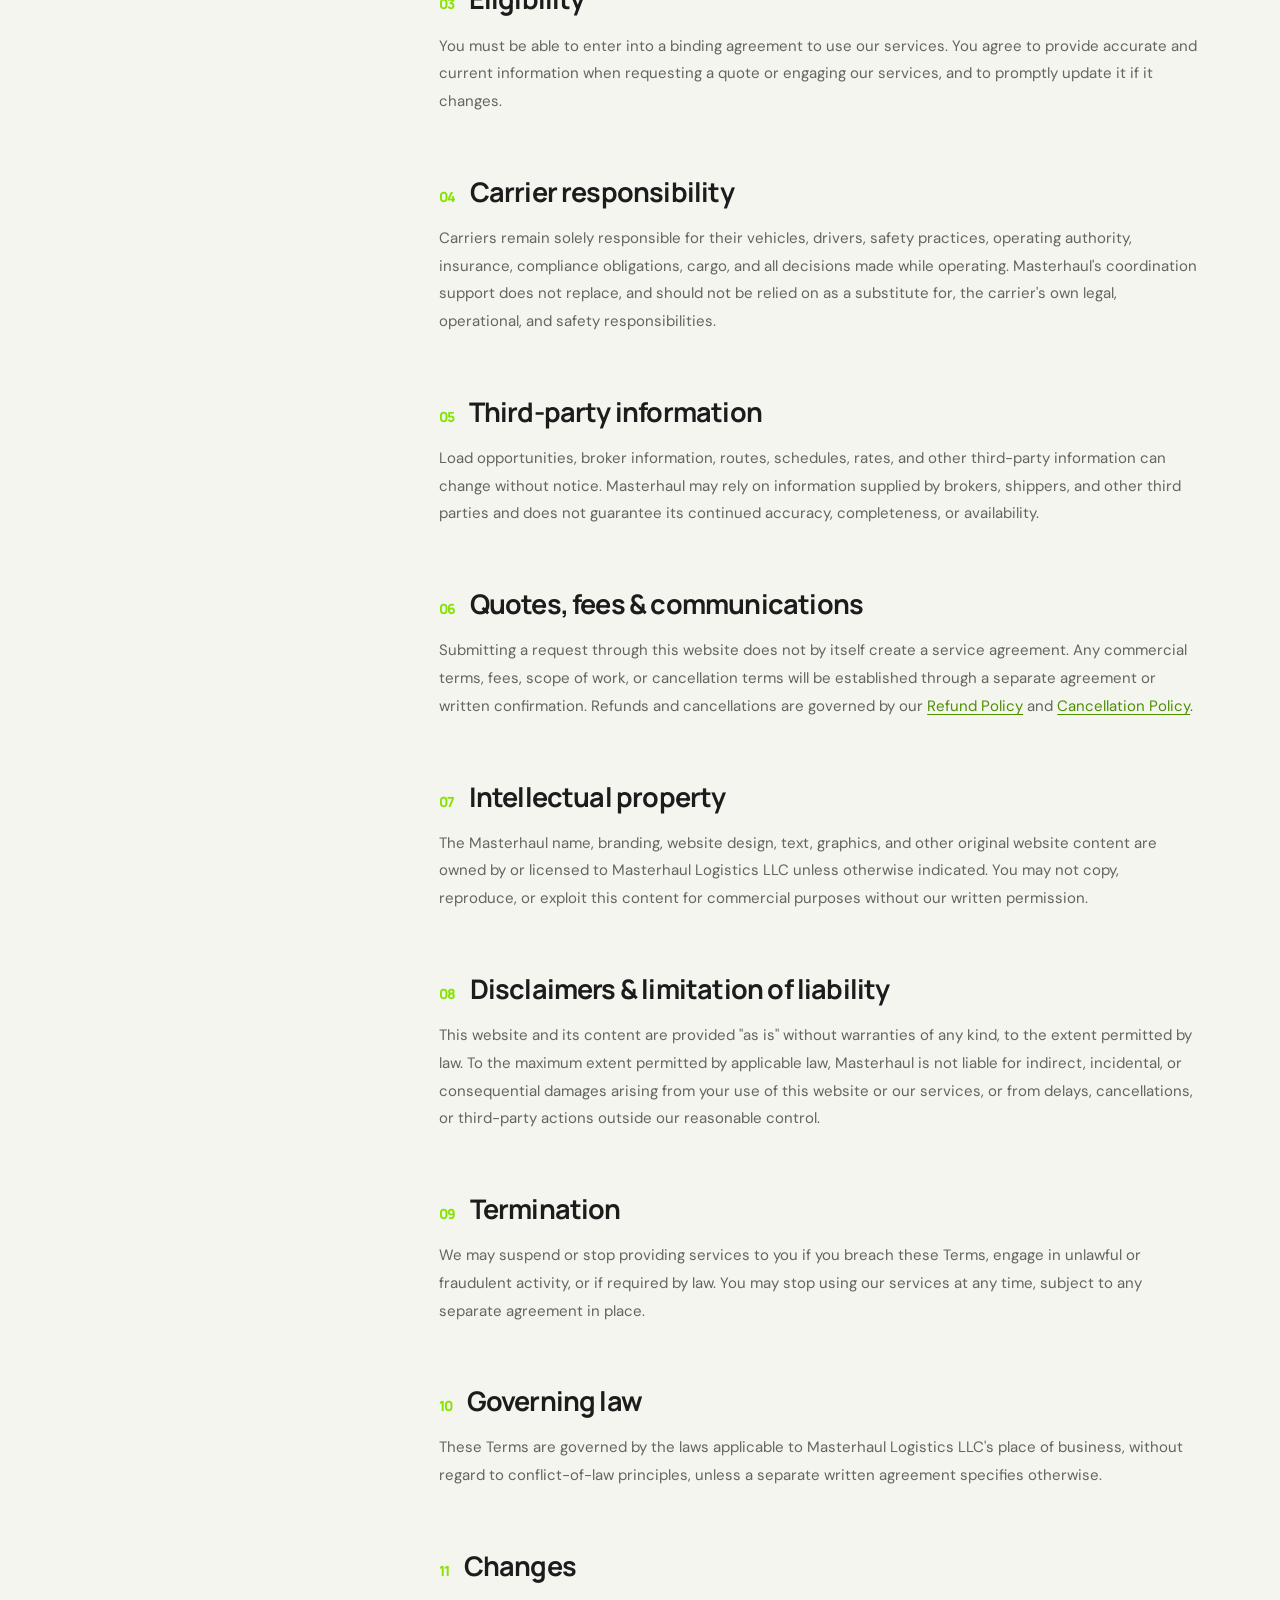
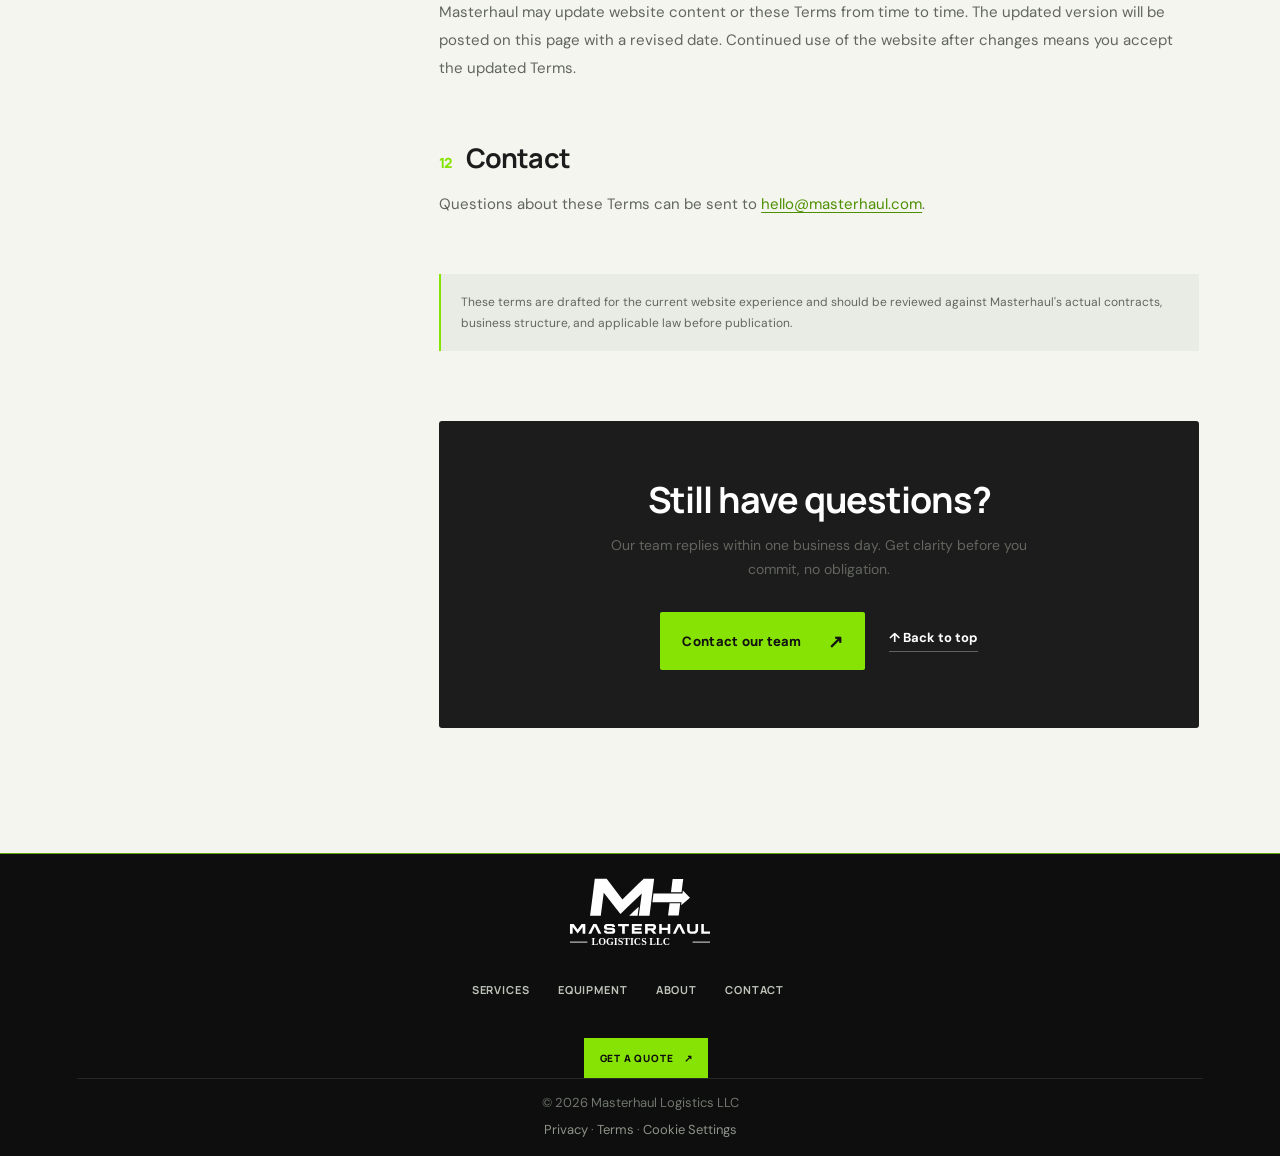
<file: terms-of-service.html>
<!doctype html>
<html lang="en">
<head>
  <meta charset="utf-8" />
  <meta name="viewport" content="width=device-width,initial-scale=1" />
  <meta name="description" content="The terms governing your use of this website and Masterhaul Logistics LLC's dispatch and logistics coordination services." />
  <title>Terms of Service | Masterhaul Logistics LLC</title>
  <link rel="preconnect" href="https://fonts.googleapis.com">
  <link rel="preconnect" href="https://fonts.gstatic.com" crossorigin>
  <link href="https://fonts.googleapis.com/css2?family=DM+Sans:wght@400;500;600;700&family=Manrope:wght@500;600;700;800&display=swap" rel="stylesheet">
  <link rel="stylesheet" href="styles.css" />
</head>
<body class="legal-page">
<div class="noise"></div>
<header class="site-header legal-header" id="top">
  <a class="brand" href="index.html" aria-label="Masterhaul Logistics home"><img src="masterhaul.svg" alt="Masterhaul Logistics LLC" /></a>
  <nav class="desktop-nav" aria-label="Primary navigation">
    <a href="index.html#services">Services</a>
    <a href="index.html#equipment">Equipment</a>
    <a href="index.html#process">Process</a>
    <a href="index.html#about">About</a>
    <a href="index.html#testimonials">Testimonials</a>
  </nav>
  <a class="button button-small" href="contact.html">Get a quote <span>↗</span></a>
</header>
<main>
<section class="legal-hero">
  <div class="legal-hero-grid"></div>
  <div class="legal-hero-inner">
    <p class="eyebrow"><span></span> Legal</p>
    <h1>Terms of<br><em>Service.</em></h1>
    <p>Clear, fair terms for the work we do, from booking a load to keeping your trucks moving.</p>
    <span class="legal-updated">Last updated · September 17, 2026</span>
  </div>
</section>
<section class="legal-content">
  <aside class="legal-index">
    <span>LEGAL</span>
    <a href="contact.html">Contact Us</a>
    <a href="cancellation-policy.html">Cancellation Policy</a>
    <a href="privacy-policy.html">Privacy Policy</a>
    <a href="terms-of-service.html">Terms of Service</a>
    <a href="refund-policy.html">Refund Policy</a>
    <a href="cookie-policy.html">Cookie Policy</a>
    <a href="cookie-settings.html">Cookie Settings</a>
  </aside>
  <article class="legal-copy">

<p class="legal-meta">Please read these Terms carefully. They explain what Masterhaul does, what we expect from you, and the limits of our responsibility as a dispatch and logistics coordination service.</p>

<nav class="onpage-nav" aria-label="On this page">
  <span>On this page</span>
  <ol>
    <li><a href="#acceptance"><b>01</b> Acceptance of terms</a></li>
    <li><a href="#services"><b>02</b> Our services</a></li>
    <li><a href="#eligibility"><b>03</b> Eligibility</a></li>
    <li><a href="#carrier-responsibility"><b>04</b> Carrier responsibility</a></li>
    <li><a href="#third-party-info"><b>05</b> Third-party information</a></li>
    <li><a href="#fees"><b>06</b> Quotes, fees &amp; communications</a></li>
    <li><a href="#ip"><b>07</b> Intellectual property</a></li>
    <li><a href="#liability"><b>08</b> Disclaimers &amp; limitation of liability</a></li>
    <li><a href="#termination"><b>09</b> Termination</a></li>
    <li><a href="#governing-law"><b>10</b> Governing law</a></li>
    <li><a href="#changes"><b>11</b> Changes</a></li>
    <li><a href="#contact"><b>12</b> Contact</a></li>
  </ol>
</nav>

<h2 id="acceptance"><span class="num">01</span> Acceptance of terms</h2>
<p>These Terms of Service ("Terms") govern your access to and use of this website and the dispatch and logistics coordination services of Masterhaul Logistics LLC ("Masterhaul", "we", "us"). By using this website or requesting our services, you accept these Terms. If you do not agree, please do not use the website or our services.</p>

<h2 id="services"><span class="num">02</span> Our services</h2>
<p>Masterhaul provides dispatch and logistics coordination support to owner-operators and carriers, including load sourcing and negotiation support, paperwork and documentation assistance, and day-to-day communication with brokers and shippers. Website descriptions are general and do not guarantee that a particular load, lane, rate, broker, appointment, or outcome will be available.</p>

<h2 id="eligibility"><span class="num">03</span> Eligibility</h2>
<p>You must be able to enter into a binding agreement to use our services. You agree to provide accurate and current information when requesting a quote or engaging our services, and to promptly update it if it changes.</p>

<h2 id="carrier-responsibility"><span class="num">04</span> Carrier responsibility</h2>
<p>Carriers remain solely responsible for their vehicles, drivers, safety practices, operating authority, insurance, compliance obligations, cargo, and all decisions made while operating. Masterhaul's coordination support does not replace, and should not be relied on as a substitute for, the carrier's own legal, operational, and safety responsibilities.</p>

<h2 id="third-party-info"><span class="num">05</span> Third-party information</h2>
<p>Load opportunities, broker information, routes, schedules, rates, and other third-party information can change without notice. Masterhaul may rely on information supplied by brokers, shippers, and other third parties and does not guarantee its continued accuracy, completeness, or availability.</p>

<h2 id="fees"><span class="num">06</span> Quotes, fees &amp; communications</h2>
<p>Submitting a request through this website does not by itself create a service agreement. Any commercial terms, fees, scope of work, or cancellation terms will be established through a separate agreement or written confirmation. Refunds and cancellations are governed by our <a class="legal-link" href="refund-policy.html">Refund Policy</a> and <a class="legal-link" href="cancellation-policy.html">Cancellation Policy</a>.</p>

<h2 id="ip"><span class="num">07</span> Intellectual property</h2>
<p>The Masterhaul name, branding, website design, text, graphics, and other original website content are owned by or licensed to Masterhaul Logistics LLC unless otherwise indicated. You may not copy, reproduce, or exploit this content for commercial purposes without our written permission.</p>

<h2 id="liability"><span class="num">08</span> Disclaimers &amp; limitation of liability</h2>
<p>This website and its content are provided "as is" without warranties of any kind, to the extent permitted by law. To the maximum extent permitted by applicable law, Masterhaul is not liable for indirect, incidental, or consequential damages arising from your use of this website or our services, or from delays, cancellations, or third-party actions outside our reasonable control.</p>

<h2 id="termination"><span class="num">09</span> Termination</h2>
<p>We may suspend or stop providing services to you if you breach these Terms, engage in unlawful or fraudulent activity, or if required by law. You may stop using our services at any time, subject to any separate agreement in place.</p>

<h2 id="governing-law"><span class="num">10</span> Governing law</h2>
<p>These Terms are governed by the laws applicable to Masterhaul Logistics LLC's place of business, without regard to conflict-of-law principles, unless a separate written agreement specifies otherwise.</p>

<h2 id="changes"><span class="num">11</span> Changes</h2>
<p>Masterhaul may update website content or these Terms from time to time. The updated version will be posted on this page with a revised date. Continued use of the website after changes means you accept the updated Terms.</p>

<h2 id="contact"><span class="num">12</span> Contact</h2>
<p>Questions about these Terms can be sent to <a class="legal-link" href="mailto:hello@masterhaul.com">hello@masterhaul.com</a>.</p>

<p class="legal-note">These terms are drafted for the current website experience and should be reviewed against Masterhaul's actual contracts, business structure, and applicable law before publication.</p>

<div class="legal-cta">
  <h3>Still have questions?</h3>
  <p>Our team replies within one business day. Get clarity before you commit, no obligation.</p>
  <div class="legal-cta-actions">
    <a class="button" href="contact.html">Contact our team <span>↗</span></a>
    <a class="text-link" href="#top">↑ Back to top</a>
  </div>
</div>

  </article>
</section>
</main>
<footer class="new-footer compact-footer legal-footer">
  <div class="compact-footer-inner">
    <a class="footer-logo" href="index.html" aria-label="Masterhaul Logistics home"><img src="masterhaul.svg" alt="Masterhaul Logistics LLC" /></a>
    <nav class="footer-links" aria-label="Footer navigation">
      <a href="index.html#services">Services</a><a href="index.html#equipment">Equipment</a><a href="index.html#about">About</a><a href="contact.html">Contact</a>
    </nav>
    <a class="footer-cta" href="contact.html">Get a quote <span>↗</span></a>
  </div>
  <div class="compact-footer-meta">
    <span>© <span id="year"></span> Masterhaul Logistics LLC</span>
    <span><a href="privacy-policy.html">Privacy</a> · <a href="terms-of-service.html">Terms</a> · <a href="cookie-settings.html">Cookie Settings</a></span>
  </div>
</footer>
<script src="script.js"></script>
</body>
</html>
</file>
<file: styles.css>
:root{--ink:#1c1c1c;--green:#87e304;--paper:#f4f5ef;--white:#fff;--muted:#777b72;--line:rgba(28,28,28,.14)}
*{box-sizing:border-box}html{scroll-behavior:smooth}body{margin:0;background:var(--paper);color:var(--ink);font-family:"DM Sans",sans-serif;overflow-x:hidden}body.loading{overflow:hidden}a{color:inherit;text-decoration:none}img{display:block;max-width:100%}button,input,select,textarea{font:inherit}.noise{position:fixed;inset:0;pointer-events:none;opacity:.035;z-index:99;background-image:url("data:image/svg+xml,%3Csvg viewBox='0 0 180 180' xmlns='http://www.w3.org/2000/svg'%3E%3Cfilter id='n'%3E%3CfeTurbulence type='fractalNoise' baseFrequency='.9' numOctaves='2' stitchTiles='stitch'/%3E%3C/filter%3E%3Crect width='100%25' height='100%25' filter='url(%23n)' opacity='.8'/%3E%3C/svg%3E")}
.loader{position:fixed;inset:0;background:#f7f8f2;z-index:1000;display:grid;place-items:center;transition:transform .9s cubic-bezier(.8,0,.15,1) .1s}.loader.done{transform:translateY(-100%)}.loader-glow{position:absolute;width:35vw;height:35vw;border-radius:50%;background:var(--green);filter:blur(130px);opacity:.14;animation:pulse 1.3s ease-in-out infinite alternate}.loader-inner{position:relative;width:min(420px,72vw);text-align:center}.logo-reveal{overflow:hidden}.logo-reveal img{width:100%;transform:translateY(110%);animation:logoIn .8s cubic-bezier(.16,1,.3,1) forwards}.load-track{height:2px;background:#dfe2d6;margin:24px auto 14px;overflow:hidden;width:72%}.load-track span{display:block;height:100%;width:0;background:var(--green);animation:load 1.6s ease forwards}.loader p{font:600 11px "Manrope";letter-spacing:.25em;text-transform:uppercase;color:#777;opacity:0;animation:fade .5s ease .65s forwards}@keyframes logoIn{to{transform:none}}@keyframes load{to{width:100%}}@keyframes fade{to{opacity:1}}@keyframes pulse{to{transform:scale(1.15);opacity:.2}}
.site-header{height:92px;padding:0 4vw;display:grid;grid-template-columns:1fr auto 1fr;align-items:center;position:absolute;top:0;left:0;right:0;z-index:20;border-bottom:1px solid rgba(255,255,255,.12);color:#fff}.brand{width:148px}.brand img{filter:brightness(0) invert(1)}.desktop-nav{display:flex;gap:34px;font:600 13px "Manrope";letter-spacing:.03em}.desktop-nav a{opacity:.8;transition:.25s}.desktop-nav a:hover{opacity:1;color:var(--green)}.site-header>.button{justify-self:end}.menu-button{display:none;background:none;border:0}.button{display:inline-flex;align-items:center;justify-content:space-between;gap:26px;background:var(--green);color:#121212;padding:17px 22px;border-radius:2px;font:800 13px "Manrope";letter-spacing:.02em;border:0;transition:transform .25s,box-shadow .25s}.button:hover{transform:translateY(-3px);box-shadow:0 14px 30px rgba(135,227,4,.22)}.button span{font-size:18px}.button-small{padding:12px 16px;gap:18px}
.hero{min-height:850px;height:100svh;background:var(--ink);color:#fff;position:relative;overflow:hidden;padding:180px 6vw 42px;display:grid;grid-template-columns:1.03fr .97fr;align-items:center}.hero-grid{position:absolute;inset:0;background-image:linear-gradient(rgba(255,255,255,.045) 1px,transparent 1px),linear-gradient(90deg,rgba(255,255,255,.045) 1px,transparent 1px);background-size:72px 72px;mask-image:linear-gradient(to bottom,black,transparent 90%)}.hero:after{content:"";position:absolute;right:-12%;top:2%;width:50vw;height:50vw;background:var(--green);border-radius:50%;filter:blur(160px);opacity:.09}.hero-orbit{position:absolute;border:1px solid rgba(135,227,4,.14);border-radius:50%}.orbit-one{width:42vw;height:42vw;right:-6vw;top:14%}.orbit-two{width:28vw;height:28vw;right:1vw;top:22%;animation:spin 18s linear infinite}.orbit-two:before{content:"";position:absolute;width:10px;height:10px;border-radius:50%;background:var(--green);top:6%;left:22%;box-shadow:0 0 25px var(--green)}@keyframes spin{to{transform:rotate(360deg)}}.hero-copy{position:relative;z-index:2;max-width:720px}.eyebrow{font:700 11px "Manrope";letter-spacing:.17em;text-transform:uppercase;display:flex;gap:10px;align-items:center}.eyebrow span{width:28px;height:2px;background:var(--green)}.hero h1,.section h2,.contact h2{font:700 clamp(58px,7vw,116px)/.88 "Manrope";letter-spacing:-.065em;margin:24px 0 30px}.hero h1 em,.section h2 em,.contact h2 em{font-style:normal;color:var(--green)}.hero-lede{font-size:18px;line-height:1.7;color:#b9bdb4;max-width:650px}.hero-actions{display:flex;align-items:center;gap:30px;margin-top:42px}.text-link{font-weight:700;font-size:13px;border-bottom:1px solid rgba(255,255,255,.3);padding-bottom:5px}.hero-visual{position:relative;z-index:3;height:460px}.truck-stage{position:absolute;left:3%;right:-10%;bottom:30px;height:230px}.road-line{position:absolute;height:1px;background:linear-gradient(90deg,transparent,rgba(255,255,255,.35),transparent);width:130%;right:-10%;bottom:28px}.road-line-b{bottom:12px;opacity:.5}.truck{position:absolute;right:6%;bottom:31px;width:82%;height:170px;animation:float 3s ease-in-out infinite}.trailer{position:absolute;left:0;top:15px;width:68%;height:105px;border:2px solid #e7eadf;background:linear-gradient(135deg,#32352f,#1d1e1c);border-radius:5px 3px 4px 4px}.trailer:after{content:"";position:absolute;left:0;right:0;bottom:18px;height:2px;background:var(--green)}.trailer span{position:absolute;left:24px;top:33px;font:800 20px "Manrope";letter-spacing:.08em}.cab{position:absolute;right:7%;top:43px;width:27%;height:78px;background:var(--green);clip-path:polygon(10% 0,72% 0,100% 45%,100% 100%,0 100%,0 25%)}.cab i{position:absolute;right:17%;top:10px;width:38%;height:26px;background:#1c1c1c;clip-path:polygon(0 0,70% 0,100% 100%,0 100%)}.wheel{position:absolute;bottom:0;width:36px;height:36px;border:8px solid #0d0e0c;background:#777;border-radius:50%;box-shadow:0 0 0 2px #777}.wheel-a{left:12%}.wheel-b{left:58%}.wheel-c{right:12%}@keyframes float{50%{transform:translateY(-5px)}}.route-card{position:absolute;z-index:5;padding:15px 18px;background:rgba(255,255,255,.08);border:1px solid rgba(255,255,255,.14);backdrop-filter:blur(12px);min-width:160px}.route-card small{display:block;color:#9aa093;font-size:9px;letter-spacing:.16em}.route-card b{display:block;color:var(--green);margin:7px 0;font:700 17px "Manrope"}.route-card span{font-size:11px;color:#ddd}.route-a{top:36px;left:3%}.route-b{right:2%;top:0}.hero-meta{position:absolute;left:6vw;right:6vw;bottom:34px;display:grid;grid-template-columns:repeat(3,1fr);z-index:5;border-top:1px solid rgba(255,255,255,.12);padding-top:18px}.hero-meta div{display:flex;gap:12px;font-size:12px;color:#adb1aa}.hero-meta strong{color:var(--green)}
.marquee{height:58px;background:var(--green);overflow:hidden;display:flex;align-items:center}.marquee-track{display:flex;white-space:nowrap;gap:24px;align-items:center;animation:marquee 22s linear infinite;font:800 12px "Manrope";letter-spacing:.11em}.marquee-track i{font-style:normal}@keyframes marquee{to{transform:translateX(-50%)}}
.section{padding:130px 6vw}.section-head{display:grid;grid-template-columns:1fr 1.3fr 1fr;gap:5vw;align-items:end;margin-bottom:70px}.section-head .eyebrow{align-self:start}.section h2{font-size:clamp(50px,5.5vw,86px);margin:0}.section-head>p:last-child{line-height:1.7;color:#73776f}.service-grid{display:grid;grid-template-columns:repeat(4,1fr);border-top:1px solid var(--line);border-left:1px solid var(--line)}.service-card{min-height:380px;padding:30px;border-right:1px solid var(--line);border-bottom:1px solid var(--line);display:flex;flex-direction:column;position:relative;transition:.35s}.service-card:hover{background:#fff;transform:translateY(-8px);box-shadow:0 22px 50px rgba(0,0,0,.05)}.card-num{font:700 11px "Manrope";color:#8a8f84}.icon{margin:65px 0 30px;font-size:30px;color:var(--green)}.service-card h3{font:700 22px "Manrope";letter-spacing:-.03em}.service-card p{color:#777b72;line-height:1.65;font-size:14px}.service-card a{margin-top:auto;font-size:12px;font-weight:700}
.equipment{background:var(--ink);color:#fff}.section-head.light>p:last-child{color:#aeb2aa}.equipment-list{border-top:1px solid #3b3d38}.equipment-row{display:grid;grid-template-columns:70px 1.1fr 1fr 40px;align-items:center;gap:30px;min-height:110px;border-bottom:1px solid #3b3d38;transition:.3s}.equipment-row:hover{padding-left:18px;background:linear-gradient(90deg,rgba(135,227,4,.08),transparent)}.equipment-row>span{color:var(--green);font:700 11px "Manrope"}.equipment-row h3{font:700 28px "Manrope";letter-spacing:-.03em;margin:0}.equipment-row p{color:#9ca097;font-size:14px}.equipment-row b{font-size:22px;color:var(--green)}
.process{display:grid;grid-template-columns:.8fr 1.2fr;gap:10vw;align-items:start}.process-sticky{position:sticky;top:110px}.process-sticky h2{font-size:clamp(50px,5vw,78px);margin:25px 0}.process-sticky>p:not(.eyebrow){color:#747970;line-height:1.7;max-width:430px}.process-sticky .button{margin-top:25px}.step{display:grid;grid-template-columns:90px 1fr;min-height:220px;padding:48px 0;border-bottom:1px solid var(--line)}.step>span{font:800 12px "Manrope";color:var(--green)}.step h3{font:700 31px "Manrope";letter-spacing:-.04em;margin:0 0 15px}.step p{color:#747970;line-height:1.7;max-width:540px}
.manifesto{background:#dfe3d7;padding:125px 6vw;overflow:hidden}.manifesto-line{font:800 clamp(48px,7.5vw,126px)/.95 "Manrope";letter-spacing:-.065em;white-space:nowrap}.manifesto-line.outline{color:transparent;-webkit-text-stroke:1px #1c1c1c}.manifesto-line span{color:var(--green);text-shadow:1px 1px #1c1c1c}.manifesto p{max-width:720px;margin:60px 0 0 auto;font-size:20px;line-height:1.65}
.faq{display:grid;grid-template-columns:.9fr 1.1fr;gap:8vw}.faq .section-head{display:block;margin:0}.faq .section-head h2{margin-top:25px}.faq-list{border-top:1px solid var(--line)}details{border-bottom:1px solid var(--line)}summary{list-style:none;cursor:pointer;padding:26px 0;display:flex;justify-content:space-between;font:700 18px "Manrope"}summary::-webkit-details-marker{display:none}summary span{color:var(--green);font-size:26px;transition:.25s}details[open] summary span{transform:rotate(45deg)}details p{margin:0 45px 25px 0;color:#777b72;line-height:1.7}
.contact{background:var(--ink);color:#fff;padding:120px 6vw;display:grid;grid-template-columns:1fr 1fr;gap:9vw}.contact h2{font-size:clamp(58px,6vw,92px);margin:25px 0}.contact-copy>p:last-child{color:#aaa;line-height:1.7;max-width:470px}.contact-form{display:grid;grid-template-columns:1fr 1fr;gap:25px}.contact-form label{border-bottom:1px solid #454842;padding-bottom:12px}.contact-form label span{display:block;font:700 10px "Manrope";letter-spacing:.13em;color:#8f948a;margin-bottom:10px}.contact-form input,.contact-form select,.contact-form textarea{width:100%;background:transparent;color:#fff;border:0;outline:0;padding:4px 0}.contact-form select option{color:#111}.contact-form textarea{min-height:80px;resize:vertical}.contact-form .full{grid-column:1/-1}.contact-form button{margin-top:10px}.form-success{display:none;grid-column:1/-1;padding:14px;border:1px solid rgba(135,227,4,.35);color:var(--green);font-size:13px}.contact-form.sent .form-success{display:block}
footer{padding:55px 6vw 30px;background:#131413;color:#fff;display:grid;grid-template-columns:1.5fr .7fr .8fr;gap:7vw;border-top:1px solid #30322e}footer .footer-brand img{width:220px;filter:brightness(0) invert(1)}footer>div:not(.footer-brand){display:flex;flex-direction:column;gap:10px;font-size:13px}footer small{color:#777d73;font-size:9px;letter-spacing:.16em;margin-bottom:8px}footer p{grid-column:1/-1;border-top:1px solid #30322e;padding-top:22px;margin-top:28px;color:#777d73;font-size:11px}
.reveal{opacity:0;transform:translateY(32px);transition:opacity .8s ease,transform .8s cubic-bezier(.2,.7,.2,1)}.reveal.visible{opacity:1;transform:none}.delay-1{transition-delay:.12s}.delay-2{transition-delay:.22s}
@media(max-width:1000px){.site-header{grid-template-columns:1fr auto}.desktop-nav{display:none}.brand{width:128px}.hero{grid-template-columns:1fr;padding-top:150px;height:auto;min-height:960px}.hero-copy{max-width:720px}.hero-visual{height:360px}.hero-meta{display:none}.section-head{grid-template-columns:1fr}.section-head>p:last-child{max-width:560px}.service-grid{grid-template-columns:repeat(2,1fr)}.process,.faq,.contact{grid-template-columns:1fr}.process-sticky{position:relative;top:0}.manifesto-line{white-space:normal}.faq{gap:60px}}
@media(max-width:640px){.site-header{height:76px;padding:0 5vw}.site-header>.button{display:none}.menu-button{display:block}.menu-button span{display:block;background:#fff;width:24px;height:1px;margin:6px}.hero{padding:130px 5vw 50px;min-height:880px}.hero h1{font-size:54px}.hero-lede{font-size:16px}.hero-actions{align-items:flex-start;flex-direction:column}.hero-visual{height:290px;margin-top:20px}.route-card{transform:scale(.8)}.route-a{left:-7%}.route-b{right:-8%}.truck-stage{left:-5%;right:-12%;transform:scale(.88)}.section{padding:90px 5vw}.section h2,.contact h2{font-size:50px}.service-grid{grid-template-columns:1fr}.service-card{min-height:320px}.icon{margin:40px 0 20px}.equipment-row{grid-template-columns:40px 1fr 22px;gap:12px;padding:20px 0}.equipment-row p{display:none}.equipment-row h3{font-size:21px}.process{gap:50px}.step{grid-template-columns:55px 1fr}.manifesto{padding:90px 5vw}.manifesto-line{font-size:48px}.manifesto p{font-size:17px}.contact{padding:90px 5vw}.contact-form{grid-template-columns:1fr}.contact-form label{grid-column:1/-1}footer{grid-template-columns:1fr;gap:35px}.footer-brand{margin-bottom:15px}}

/* 2026 photographic refresh */
.hero-photo{position:relative;display:flex;align-items:flex-end;min-height:780px;padding:160px 6vw 80px;overflow:hidden;background:#0f100f}
.hero-photo-bg{position:absolute;inset:0;z-index:0}
.hero-photo-bg video{width:100%;height:100%;object-fit:cover;object-position:center;filter:saturate(.92) contrast(1.04) brightness(.72);transform:scale(1.015)}
.hero-photo-shade{position:absolute;inset:0;z-index:1;background:linear-gradient(90deg,rgba(10,11,10,.96) 0%,rgba(10,11,10,.82) 34%,rgba(10,11,10,.26) 66%,rgba(10,11,10,.08) 100%),linear-gradient(0deg,rgba(10,11,10,.58) 0%,transparent 40%)}
.hero-photo .hero-grid{z-index:2;opacity:.12}
.hero-photo .hero-copy{position:relative;z-index:3;max-width:760px;margin:0 0 75px}
.hero-photo h1{color:#fff;font-size:clamp(64px,7.2vw,118px);line-height:.88;letter-spacing:-.065em;margin:22px 0 30px}
.hero-photo h1 em{color:var(--green);font-style:normal}
.hero-photo .hero-lede{max-width:650px;color:#d7dbd3;font-size:18px;line-height:1.75}
.hero-photo .text-link{color:#fff}
.hero-brand-card{position:absolute;right:6vw;bottom:64px;z-index:4;width:min(330px,30vw);padding:24px;background:rgba(16,17,16,.72);border:1px solid rgba(255,255,255,.16);backdrop-filter:blur(16px)}
.hero-brand-card img{width:190px;filter:brightness(0) invert(1)}
.hero-brand-card p{color:#c1c5bd;font-size:13px;line-height:1.6;margin:18px 0}
.hero-brand-points{display:flex;gap:8px;flex-wrap:wrap}.hero-brand-points span{font:700 9px "Manrope";letter-spacing:.11em;color:#111;background:var(--green);padding:7px 9px}
.hero-photo-caption{position:absolute;right:6vw;top:125px;z-index:4;display:flex;gap:12px;align-items:center;font:700 9px "Manrope";letter-spacing:.16em;color:rgba(255,255,255,.65)}
.hero-photo-caption span:first-child{color:var(--green)}

.brand-story{display:grid;grid-template-columns:1.15fr .85fr;min-height:650px;background:#f7f8f3}
.brand-story-media{position:relative;overflow:hidden;min-height:650px}.brand-story-media>img{width:100%;height:100%;object-fit:cover;object-position:center;filter:saturate(.9) contrast(1.03);transition:transform .9s cubic-bezier(.2,.7,.2,1)}.brand-story-media:hover>img{transform:scale(1.025)}
.photo-badge{position:absolute;left:28px;bottom:28px;padding:16px 18px;background:rgba(14,15,14,.86);border:1px solid rgba(255,255,255,.12);backdrop-filter:blur(12px);display:flex;align-items:center;gap:16px}.photo-badge img{width:128px;filter:brightness(0) invert(1)}.photo-badge span{color:#d6dad2;font-size:11px;max-width:110px;line-height:1.4}
.brand-story-copy{padding:100px 7vw 90px;display:flex;flex-direction:column;justify-content:center}.brand-story-copy h2{font:800 clamp(46px,4.9vw,78px)/.98 "Manrope";letter-spacing:-.055em;margin:26px 0}.brand-story-copy>p:not(.eyebrow){color:#70756d;line-height:1.75;max-width:600px;font-size:16px}.brand-story-stats{margin-top:42px;border-top:1px solid var(--line)}.brand-story-stats div{display:grid;grid-template-columns:52px 1fr;gap:18px;border-bottom:1px solid var(--line);padding:18px 0;align-items:center}.brand-story-stats strong{color:var(--green);font:800 11px "Manrope"}.brand-story-stats span{font:700 14px "Manrope"}

.fleet-banner{height:520px;position:relative;overflow:hidden;background:#111}.fleet-banner>img:first-child{width:100%;height:100%;object-fit:cover;object-position:center;transform:scale(1.03);filter:saturate(.85) contrast(1.1)}.fleet-overlay{position:absolute;inset:0;background:linear-gradient(90deg,rgba(8,9,8,.93),rgba(8,9,8,.5) 45%,rgba(8,9,8,.08))}.fleet-copy{position:absolute;left:6vw;top:50%;transform:translateY(-50%);color:#fff}.fleet-copy h2{font:800 clamp(58px,7vw,108px)/.9 "Manrope";letter-spacing:-.06em;margin:22px 0}.fleet-copy h2 em{font-style:normal;color:var(--green)}.fleet-mark{position:absolute;right:6vw;bottom:44px;width:240px;filter:brightness(0) invert(1);opacity:.9}

.new-footer{display:block;padding:0;background:#0e0f0e;color:#fff;border-top:2px solid var(--green)}
.footer-topline{padding:70px 6vw;display:flex;justify-content:space-between;gap:40px;align-items:end;border-bottom:1px solid #2b2e29}.footer-topline h2{font:800 clamp(42px,5vw,72px)/1 "Manrope";letter-spacing:-.055em;margin:22px 0 0}.footer-main{padding:60px 6vw;display:grid;grid-template-columns:1.4fr .65fr .8fr 1fr;gap:6vw}.footer-brand-block img{width:235px;filter:brightness(0) invert(1)}.footer-brand-block p{max-width:410px;color:#8d9289;font-size:13px;line-height:1.75;margin-top:22px}.footer-col{display:flex;flex-direction:column;gap:12px}.footer-col small{color:var(--green);font:800 9px "Manrope";letter-spacing:.18em;margin-bottom:7px}.footer-col a{font-size:13px;color:#c8ccc4}.footer-col a:hover{color:var(--green)}.footer-visual{position:relative;min-height:180px;border:1px solid #2c2f2a;padding:24px;overflow:hidden;background:radial-gradient(circle at 70% 10%,rgba(135,227,4,.14),transparent 35%)}.footer-visual span{font:800 28px "Manrope";letter-spacing:-.04em}.footer-visual b{display:block;color:var(--green);font:800 11px "Manrope";letter-spacing:.18em;margin-top:2px}.footer-road{position:absolute;left:-10%;right:-10%;bottom:40px;height:1px;background:linear-gradient(90deg,transparent,var(--green),transparent);transform:rotate(-8deg);box-shadow:0 18px 0 rgba(135,227,4,.18),0 -18px 0 rgba(135,227,4,.12)}.footer-bottom{margin:0 6vw;padding:24px 0 30px;border-top:1px solid #2b2e29;display:flex;justify-content:space-between;gap:30px}.footer-bottom p{border:0;padding:0;margin:0;color:#6f746c;font-size:10px;letter-spacing:.04em}

@media(max-width:1000px){.hero-photo{min-height:820px}.hero-brand-card{width:340px;right:5vw}.brand-story{grid-template-columns:1fr}.brand-story-media{min-height:520px}.fleet-banner{height:430px}.footer-main{grid-template-columns:1.3fr 1fr 1fr}.footer-visual{grid-column:1/-1}.footer-topline{align-items:flex-start;flex-direction:column}}
@media(max-width:640px){.hero-photo{min-height:760px;padding:130px 5vw 60px;align-items:flex-start}.hero-photo-bg img{object-position:54% center}.hero-photo-shade{background:linear-gradient(180deg,rgba(9,10,9,.92),rgba(9,10,9,.58) 62%,rgba(9,10,9,.8))}.hero-photo .hero-copy{margin:0;max-width:none}.hero-photo h1{font-size:53px;margin-top:18px}.hero-photo .hero-lede{font-size:15px}.hero-brand-card{left:5vw;right:5vw;bottom:30px;width:auto}.hero-brand-card p{display:none}.hero-photo-caption{display:none}.brand-story-media{min-height:420px}.brand-story-copy{padding:75px 5vw}.photo-badge{left:16px;right:16px;bottom:16px}.fleet-banner{height:380px}.fleet-mark{width:160px;right:5vw;bottom:25px}.footer-topline,.footer-main{padding-left:5vw;padding-right:5vw}.footer-main{grid-template-columns:1fr}.footer-bottom{margin:0 5vw;flex-direction:column;gap:8px}}


/* Hero video + compact footer refresh */
.hero-photo-bg video{display:block}
.hero-photo-shade{background:linear-gradient(90deg,rgba(8,9,8,.95) 0%,rgba(8,9,8,.82) 34%,rgba(8,9,8,.35) 67%,rgba(8,9,8,.18) 100%),linear-gradient(0deg,rgba(8,9,8,.58) 0%,transparent 42%)}
.compact-footer{padding:0;background:#0d0e0d;border-top:1px solid rgba(135,227,4,.7)}
.compact-footer-inner{min-height:96px;padding:0 6vw;display:grid;grid-template-columns:auto 1fr auto;align-items:center;gap:44px}
.footer-logo img{width:184px;display:block;filter:brightness(0) invert(1)}
.footer-links{display:flex;justify-content:center;gap:28px;flex-wrap:wrap}
.footer-links a{font:700 11px "Manrope";letter-spacing:.08em;text-transform:uppercase;color:#bfc4bb;transition:color .2s ease}
.footer-links a:hover{color:var(--green)}
.footer-links{ padding-bottom: 31px;}
.footer-cta{display:inline-flex;align-items:center;gap:10px;color:#0d0e0d;background:var(--green);padding:13px 16px;font:800 10px "Manrope";letter-spacing:.08em;text-transform:uppercase}
.compact-footer-meta{margin:0 6vw;padding:15px 0 18px;border-top:1px solid #252824;display:flex;justify-content:space-between;gap:24px;color:#71766e;font-size:10px; text-align: center;}
.compact-footer-meta a{color:#8e9489}.compact-footer-meta a:hover{color:var(--green)}
@media(max-width:640px){.hero-photo-bg video{object-position:58% center}.compact-footer-inner{grid-template-columns:1fr auto;padding:22px 5vw;gap:18px}.footer-logo img{width:150px}.footer-links{grid-column:1/-1;grid-row:2;justify-content:flex-start;gap:16px 22px}.footer-links a{font-size:9px}.footer-cta{grid-column:2;grid-row:1}.compact-footer-meta{margin:0 5vw;flex-direction:column;gap:5px;padding:13px 0 16px}}

/* Layout polish: hero headline, manifesto redesign, footer spacing */
.hero-photo h1 em{display:block;margin-top:.16em}

.manifesto{background:#eef0e8;padding:120px 6vw;overflow:hidden}
.manifesto-shell{max-width:1500px;margin:0 auto;border-top:1px solid rgba(28,28,28,.16);border-bottom:1px solid rgba(28,28,28,.16);padding:30px 0 38px}
.manifesto-kicker{display:flex;align-items:center;justify-content:space-between;gap:24px;margin-bottom:72px;font:800 10px "Manrope";letter-spacing:.16em;text-transform:uppercase;color:#71766e}
.manifesto-kicker span{display:flex;align-items:center;gap:12px}.manifesto-kicker span:before{content:"";width:34px;height:2px;background:var(--green)}.manifesto-kicker b{font-weight:800;color:#9ba096}
.manifesto-copy{display:grid;grid-template-columns:.45fr 1.55fr;gap:6vw;align-items:start}
.manifesto-overline{margin:12px 0 0;font:800 12px/1.4 "Manrope";letter-spacing:.12em;color:#747970}
.manifesto-copy h2{margin:0;font:800 clamp(58px,7vw,112px)/.92 "Manrope";letter-spacing:-.065em;color:var(--ink)}
.manifesto-copy h2 em{font-style:normal;color:var(--green);position:relative;display:inline-block}
.manifesto-copy h2 em:after{content:"";position:absolute;left:0;right:0;bottom:-10px;height:4px;background:var(--green);transform-origin:left;transform:scaleX(.22);opacity:.9}
.manifesto-detail{display:grid;grid-template-columns:.45fr 1.55fr;gap:6vw;margin-top:64px;align-items:start}
.manifesto-detail>p{grid-column:2;max-width:760px;margin:0;font-size:18px;line-height:1.75;color:#666c63}
.manifesto-points{grid-column:2;display:grid;grid-template-columns:repeat(3,1fr);gap:14px;margin-top:34px}
.manifesto-points span{display:flex;align-items:center;gap:12px;padding:17px 18px;background:#fff;border:1px solid rgba(28,28,28,.09);font:700 12px "Manrope";letter-spacing:-.01em}
.manifesto-points b{color:var(--green);font-size:10px;letter-spacing:.08em}

.compact-footer-inner{column-gap:72px}
.footer-links{padding-right:24px}
.footer-cta{margin-left:12px}

@media(max-width:1000px){
  .manifesto{padding:95px 6vw}.manifesto-kicker{margin-bottom:50px}.manifesto-copy,.manifesto-detail{grid-template-columns:1fr}.manifesto-detail>p,.manifesto-points{grid-column:1}.manifesto-overline{margin:0 0 18px}.manifesto-detail{margin-top:48px}.compact-footer-inner{column-gap:42px}.footer-links{padding-right:10px}.footer-cta{margin-left:0}
}
@media(max-width:640px){
  .hero-photo h1 em{margin-top:.2em}.manifesto{padding:75px 5vw}.manifesto-shell{padding-top:22px}.manifesto-kicker{margin-bottom:38px}.manifesto-copy h2{font-size:50px;line-height:.96}.manifesto-copy h2 em:after{height:3px;bottom:-7px}.manifesto-detail{margin-top:42px}.manifesto-detail>p{font-size:16px}.manifesto-points{grid-template-columns:1fr;gap:8px;margin-top:28px}.manifesto-points span{padding:14px 15px}.compact-footer-inner{column-gap:20px}.footer-links{padding-right:0}.footer-cta{margin-left:0}
}




/* Driver testimonial portrait wall */
.driver-testimonials{padding:110px 4vw 120px;background:#eceeea}
.driver-testimonials-panel{position:relative;max-width:1500px;height:860px;margin:0 auto;background:transparent;border:0;box-shadow:none;overflow:hidden}
.driver-testimonials-panel:before{content:"";position:absolute;inset:0;background:linear-gradient(90deg,transparent 0 10%,rgba(235,237,232,.55) 10.05% 10.15%,transparent 10.2% 25%,rgba(235,237,232,.55) 25.05% 25.15%,transparent 25.2% 40%,rgba(235,237,232,.55) 40.05% 40.15%,transparent 40.2% 55%,rgba(235,237,232,.55) 55.05% 55.15%,transparent 55.2% 70%,rgba(235,237,232,.55) 70.05% 70.15%,transparent 70.2% 85%,rgba(235,237,232,.55) 85.05% 85.15%,transparent 85.2%);opacity:.7;pointer-events:none}
.driver-testimonials-panel:after{display:none}
.driver-portrait{position:absolute;z-index:1;width:132px;border-radius:17px;overflow:hidden;background:#e8eae5;box-shadow:0 12px 28px rgba(25,30,22,.13);transition:transform .35s ease,box-shadow .35s ease}
.driver-portrait:hover{transform:translateY(-7px) rotate(0deg)!important;box-shadow:0 22px 40px rgba(25,30,22,.18)}
.driver-portrait img{display:block;width:100%;height:100%;object-fit:cover}
.driver-portrait:after{content:"";position:absolute;left:50%;top:100%;width:1px;height:260px;border-left:1px dashed rgba(109,118,104,.22)}
.driver-portrait-01{left:6.2%;top:138px;height:168px;transform:rotate(-.9deg)}
.driver-portrait-02{left:8.3%;top:330px;height:168px;transform:rotate(.7deg)}
.driver-portrait-03{left:18.2%;top:72px;height:176px;transform:rotate(.6deg)}
.driver-portrait-04{left:23.4%;top:248px;height:178px;transform:rotate(-.8deg)}
.driver-portrait-05{left:35.3%;top:96px;height:176px;transform:rotate(-.5deg)}
.driver-portrait-06{left:45.6%;top:142px;height:180px;transform:rotate(.7deg)}
.driver-portrait-07{left:56.4%;top:88px;height:176px;transform:rotate(-.5deg)}
.driver-portrait-08{right:21.7%;top:275px;height:170px;transform:rotate(.9deg)}
.driver-portrait-09{right:16.4%;top:147px;height:150px;transform:rotate(-.6deg)}
.driver-portrait-10{right:6.2%;top:88px;height:176px;transform:rotate(.8deg)}
.driver-portrait-11{right:5.7%;top:282px;height:178px;transform:rotate(-.8deg)}
.driver-testimonial-copy{position:absolute;z-index:3;left:50%;top:545px;transform:translateX(-50%);width:min(760px,80%);text-align:center;color:var(--ink)}
.testimonial-pill{display:inline-flex;align-items:center;justify-content:center;padding:9px 14px;border-radius:999px;background:#f0f1ee;color:#252821;font:700 11px "Manrope";letter-spacing:.02em}
.driver-testimonial-copy h2{margin:0 0 22px;font:800 clamp(48px,5.6vw,82px)/.96 "Manrope";letter-spacing:-.06em}
.driver-testimonial-copy h2 em{font-style:normal;color:#9fa49c}
.driver-testimonial-copy p{max-width:650px;margin:0 auto;color:#646a61;font-size:16px;line-height:1.65}
.driver-testimonial-cta{display:inline-flex;align-items:center;justify-content:center;gap:18px;margin-top:30px;padding:16px 26px;border-radius:999px;background:var(--green);color:#0b0c0b;font:800 11px "Manrope";letter-spacing:.08em;text-transform:uppercase;transition:transform .25s ease,box-shadow .25s ease}
.driver-testimonial-cta:hover{transform:translateY(-3px);box-shadow:0 12px 28px rgba(135,227,4,.25)}
.driver-testimonial-cta span{font-size:18px;line-height:1}

@media(max-width:1000px){
  .driver-testimonials{padding:90px 4vw 100px}.driver-testimonials-panel{height:810px}.driver-portrait{width:112px}.driver-portrait-01{left:4%;top:135px}.driver-portrait-02{display:none}.driver-portrait-03{left:18%;top:68px}.driver-portrait-04{left:25%;top:245px}.driver-portrait-05{left:38%;top:105px}.driver-portrait-06{display:none}.driver-portrait-07{right:37%;left:auto;top:88px}.driver-portrait-08{right:23%;top:250px}.driver-portrait-09{right:16%;top:140px}.driver-portrait-10{right:4%;top:72px}.driver-portrait-11{display:none}.driver-testimonial-copy{top:500px;bottom:auto;width:86%}
}
@media(max-width:640px){
  .driver-testimonials{padding:70px 4vw 80px}.driver-testimonials-panel{height:auto;min-height:760px;padding:25px 20px 38px;display:flex;flex-direction:column;background:transparent;border:0;box-shadow:none}.driver-testimonials-panel:before,.driver-testimonials-panel:after{display:none}.driver-testimonials-panel{overflow:hidden}.driver-portrait{position:relative;left:auto!important;right:auto!important;top:auto!important;width:108px;height:138px!important;flex:0 0 auto;transform:none!important}.driver-portrait:after{display:none}.driver-portrait-02,.driver-portrait-06,.driver-portrait-11{display:block}.driver-testimonials-panel{--gap:10px}.driver-testimonial-copy{position:relative;left:auto;bottom:auto;transform:none;width:auto;order:2;margin-top:26px}.driver-testimonial-copy h2{font-size:45px}.driver-testimonial-copy p{font-size:14px}.driver-testimonial-copy:before{content:"";display:block}.driver-testimonials-panel{gap:0}.driver-testimonials-panel>.driver-portrait{display:none}.driver-testimonials-panel>.driver-portrait-01,.driver-testimonials-panel>.driver-portrait-03,.driver-testimonials-panel>.driver-portrait-05,.driver-testimonials-panel>.driver-portrait-07{display:block;position:absolute}.driver-portrait-01{left:20px!important;top:24px!important}.driver-portrait-03{left:142px!important;top:50px!important}.driver-portrait-05{right:20px!important;top:24px!important;left:auto!important}.driver-portrait-07{right:48px!important;top:176px!important;left:auto!important}.driver-testimonial-copy{padding-top:390px}
}

/* Testimonial spacing + portrait layout refinement */
.driver-testimonials{
  padding:20px 4vw 105px;
}
.driver-testimonials-panel{
  height:800px;
}
.driver-portrait{
  width:150px;
  height:190px;
  border-radius:20px;
}
.driver-portrait-01{left:2.5%;top:18px;height:190px;transform:rotate(-.5deg)}
.driver-portrait-02{left:10.5%;top:235px;height:190px;transform:rotate(.4deg)}
.driver-portrait-03{left:18.5%;top:18px;height:190px;transform:rotate(.4deg)}
.driver-portrait-04{left:26.5%;top:235px;height:190px;transform:rotate(-.4deg)}
.driver-portrait-05{left:34.5%;top:18px;height:190px;transform:rotate(-.3deg)}
.driver-portrait-06{left:42.5%;top:235px;height:190px;transform:rotate(.4deg)}
.driver-portrait-07{left:50.5%;top:18px;height:190px;transform:rotate(-.3deg)}
.driver-portrait-08{left:58.5%;right:auto;top:235px;height:190px;transform:rotate(.4deg)}
.driver-portrait-09{left:66.5%;right:auto;top:18px;height:190px;transform:rotate(-.3deg)}
.driver-portrait-10{left:74.5%;right:auto;top:235px;height:190px;transform:rotate(.4deg)}
.driver-portrait-11{left:82.5%;right:auto;top:18px;height:190px;transform:rotate(-.4deg)}
.driver-testimonial-copy{
  top:500px;
}

@media(max-width:1200px){
  .driver-portrait{width:132px;height:172px}
  .driver-portrait-01{left:2%;top:14px;height:172px}
  .driver-portrait-02{left:10%;top:210px;height:172px}
  .driver-portrait-03{left:18%;top:14px;height:172px}
  .driver-portrait-04{left:26%;top:210px;height:172px}
  .driver-portrait-05{left:34%;top:14px;height:172px}
  .driver-portrait-06{left:42%;top:210px;height:172px}
  .driver-portrait-07{left:50%;top:14px;height:172px}
  .driver-portrait-08{left:58%;top:210px;height:172px}
  .driver-portrait-09{left:66%;top:14px;height:172px}
  .driver-portrait-10{left:74%;top:210px;height:172px}
  .driver-portrait-11{left:82%;top:14px;height:172px}
  .driver-testimonial-copy{top:455px}
  .driver-testimonials-panel{height:750px}
}

@media(max-width:1000px){
  .driver-testimonials{padding:16px 4vw 88px}
  .driver-testimonials-panel{height:720px}
  .driver-portrait{width:126px;height:164px}
  .driver-portrait-01{left:3%;top:12px;height:164px}
  .driver-portrait-02{left:18%;top:195px;height:164px;display:block}
  .driver-portrait-03{left:21%;top:12px;height:164px}
  .driver-portrait-04{left:36%;top:195px;height:164px}
  .driver-portrait-05{left:39%;top:12px;height:164px}
  .driver-portrait-06{left:54%;top:195px;height:164px;display:block}
  .driver-portrait-07{left:57%;right:auto;top:12px;height:164px}
  .driver-portrait-08{left:72%;right:auto;top:195px;height:164px}
  .driver-portrait-09{left:75%;right:auto;top:12px;height:164px}
  .driver-portrait-10,.driver-portrait-11{display:none}
  .driver-testimonial-copy{top:420px;width:88%}
}

@media(max-width:640px){
  .driver-testimonials{padding:10px 4vw 72px}
  .driver-testimonials-panel{
    height:auto;
    min-height:0;
    padding:0;
    display:grid;
    grid-template-columns:repeat(3,minmax(0,1fr));
    gap:10px;
    overflow:visible;
  }
  .driver-testimonials-panel>.driver-portrait{
    display:block;
    position:relative;
    left:auto!important;
    right:auto!important;
    top:auto!important;
    width:100%;
    height:auto!important;
    aspect-ratio:4/5;
    transform:none!important;
    border-radius:14px;
  }
  .driver-testimonials-panel>.driver-portrait:nth-of-type(n+7){display:none}
  .driver-testimonial-copy{
    position:relative;
    left:auto;
    top:auto;
    bottom:auto;
    transform:none;
    width:auto;
    grid-column:1/-1;
    order:20;
    margin-top:34px;
    padding:0 6px;
  }
  .driver-testimonial-copy h2{font-size:42px}
}

/* Legal / secondary pages */
.legal-page{background:var(--paper);color:var(--ink)}
.legal-header{position:absolute;background:transparent}
.legal-hero{min-height:560px;padding:175px 6vw 95px;background:var(--ink);color:#fff;position:relative;overflow:hidden;display:flex;align-items:flex-end}
.legal-hero:after{content:"";position:absolute;width:42vw;height:42vw;right:-12vw;top:-15vw;border-radius:50%;background:var(--green);filter:blur(140px);opacity:.08}
.legal-hero-grid{position:absolute;inset:0;background-image:linear-gradient(rgba(255,255,255,.045) 1px,transparent 1px),linear-gradient(90deg,rgba(255,255,255,.045) 1px,transparent 1px);background-size:72px 72px;mask-image:linear-gradient(to bottom,black,transparent 92%)}
.legal-hero-inner{position:relative;z-index:2;max-width:900px}
.legal-hero h1{font:700 clamp(58px,7vw,108px)/.9 "Manrope";letter-spacing:-.065em;margin:22px 0 25px}
.legal-hero h1 em{font-style:normal;color:var(--green)}
.legal-hero-inner>p:last-child{max-width:680px;color:#b9bdb4;font-size:17px;line-height:1.7;margin:0}
.legal-content{display:grid;grid-template-columns:260px minmax(0,760px);gap:8vw;max-width:1320px;margin:0 auto;padding:100px 6vw 125px}
.legal-index{position:sticky;top:35px;align-self:start;border-top:1px solid var(--line);display:flex;flex-direction:column}
.legal-index span{font:800 10px "Manrope";letter-spacing:.17em;color:#777b72;padding:20px 0 13px}
.legal-index a{font:600 13px "Manrope";padding:10px 0;border-bottom:1px solid var(--line);transition:.2s}
.legal-index a:hover{color:#5da800;padding-left:7px}
.legal-copy{min-width:0}
.legal-copy h2{font:700 27px/1.3 "Manrope";letter-spacing:-.03em;margin:58px 0 16px;display:flex;align-items:baseline;gap:14px;scroll-margin-top:120px}
.legal-copy h2:first-of-type{margin-top:0}
.legal-copy h2 .num{font:800 14px "Manrope";color:var(--green);flex:none}
.legal-copy h3{font:700 18px/1.2 "Manrope";letter-spacing:-.02em;margin:34px 0 12px;scroll-margin-top:120px}
.legal-updated{display:inline-flex;align-items:center;gap:9px;margin-top:24px;padding:9px 15px;border:1px solid rgba(255,255,255,.18);border-radius:2px;font:700 11px "Manrope";letter-spacing:.08em;text-transform:uppercase;color:#c9cdc2}
.legal-updated:before{content:"";width:6px;height:6px;border-radius:50%;background:var(--green)}
.onpage-nav{border-top:1px solid var(--line);border-bottom:1px solid var(--line);margin:0 0 55px;padding:24px 0 4px}
.onpage-nav>span{display:block;font:800 10px "Manrope";letter-spacing:.17em;color:#8a8f84;margin-bottom:14px}
.onpage-nav ol{list-style:none;margin:0;padding:0;display:grid;grid-template-columns:1fr 1fr;gap:0 30px}
.onpage-nav li{border-bottom:1px solid var(--line)}
.onpage-nav li:last-child,.onpage-nav li:nth-last-child(2){border-bottom:0}
.onpage-nav a{display:flex;align-items:baseline;gap:11px;padding:11px 0;font:600 13px "Manrope";color:var(--ink);transition:.2s}
.onpage-nav a:hover{color:#5da800;padding-left:6px}
.onpage-nav a b{color:var(--green);font:800 11px "Manrope";flex:none}
.legal-cta{margin:70px 0 0;padding:58px 6vw;background:var(--ink);text-align:center;border-radius:3px}
.legal-cta h3{font:700 clamp(26px,3vw,36px)/1.15 "Manrope";letter-spacing:-.03em;margin:0 0 14px;color:#fff}
.legal-cta p{color:#b9bdb4;max-width:460px;margin:0 auto 30px!important;font-size:14px!important;line-height:1.7!important}
.legal-cta-actions{display:flex;gap:24px;justify-content:center;align-items:center;flex-wrap:wrap}
.legal-cta-actions .text-link{color:#fff;border-bottom-color:rgba(255,255,255,.3)}
.legal-copy p{font-size:15px;line-height:1.85;color:#62665e;margin:0 0 20px}
.legal-copy .legal-meta{font:700 10px "Manrope";letter-spacing:.14em;text-transform:uppercase;color:#8a8f84;margin-bottom:55px}
.legal-link{color:#4e8f00;text-decoration:underline;text-underline-offset:3px}
.legal-note{margin-top:55px!important;padding:18px 20px;border-left:2px solid var(--green);background:#e9ece4;font-size:12px!important;line-height:1.7!important}
.legal-list{border-top:1px solid var(--line);margin:30px 0}
.legal-list>div{display:grid;grid-template-columns:160px 1fr;gap:30px;padding:22px 0;border-bottom:1px solid var(--line)}
.legal-list b{font:700 15px "Manrope"}
.legal-list span{font-size:14px;line-height:1.7;color:#70756b}
.contact-details{display:grid;grid-template-columns:1fr 1fr;gap:25px;margin:45px 0 75px}
.contact-details>div{border-top:1px solid var(--line);padding-top:18px}
.contact-details span,.legal-contact-form label span{display:block;font:700 10px "Manrope";letter-spacing:.14em;color:#8a8f84;margin-bottom:10px}
.contact-details a,.contact-details p{font:600 15px "Manrope";color:var(--ink);margin:0}
.legal-contact-form{display:grid;grid-template-columns:1fr 1fr;gap:25px}
.legal-contact-form label{border-bottom:1px solid var(--line);padding-bottom:12px}
.legal-contact-form input,.legal-contact-form select,.legal-contact-form textarea{width:100%;background:transparent;border:0;outline:0;color:var(--ink);padding:4px 0}
.legal-contact-form select option{color:#111}
.legal-contact-form textarea{min-height:120px;resize:vertical}
.legal-contact-form .full{grid-column:1/-1}
.legal-contact-form .button{margin-top:8px}
.legal-contact-form .form-success{display:none;padding:15px;border-left:2px solid var(--green);background:#e9ece4;color:#527d17;font-size:13px}
.legal-contact-form.sent .form-success{display:block}
.cookie-settings-card{border:1px solid var(--line);background:#fff;margin:35px 0 25px;padding:0 28px 28px}
.cookie-setting{display:flex;justify-content:space-between;align-items:center;gap:30px;padding:25px 0;border-bottom:1px solid var(--line)}
.cookie-setting b{font:700 16px "Manrope"}
.cookie-setting p{font-size:13px!important;line-height:1.6!important;margin:7px 0 0!important;max-width:560px}
.switch{position:relative;width:48px;height:28px;flex:0 0 auto;border:0;padding:0!important}
.switch input{opacity:0;width:0;height:0}
.switch span{position:absolute;inset:0;background:#d4d8ce;border-radius:30px;cursor:pointer;transition:.2s}
.switch span:before{content:"";position:absolute;width:20px;height:20px;left:4px;top:4px;background:#fff;border-radius:50%;transition:.2s;box-shadow:0 1px 3px rgba(0,0,0,.18)}
.switch input:checked+span{background:var(--green)}
.switch input:checked+span:before{transform:translateX(20px)}
.switch.disabled{opacity:.55}
.cookie-settings-card>.button{margin-top:25px}
.cookie-settings-actions{display:flex;gap:14px;flex-wrap:wrap;margin-top:25px}
.button-outline{display:inline-flex;align-items:center;justify-content:space-between;gap:18px;background:transparent;color:var(--ink);padding:16px 21px;border-radius:2px;font:800 13px "Manrope";letter-spacing:.02em;border:1px solid var(--line);transition:.25s}
.button-outline:hover{border-color:var(--ink)}
.cookie-saved{display:none!important;color:#527d17!important;font-size:12px!important;margin:16px 0 0!important}
.cookie-saved.show{display:block!important}
.legal-footer{margin-top:0}
@media(max-width:900px){
 .legal-content{grid-template-columns:1fr;gap:50px}
 .legal-index{position:static;display:grid;grid-template-columns:1fr 1fr;border-top:0;gap:0 22px}
 .legal-index span{grid-column:1/-1;border-top:1px solid var(--line)}
 .legal-list>div{grid-template-columns:1fr;gap:7px}
}
@media(max-width:600px){
 .legal-hero{min-height:510px;padding:145px 6vw 70px}
 .legal-content{padding:70px 6vw 90px}
 .contact-details,.legal-contact-form{grid-template-columns:1fr}
 .legal-contact-form .full{grid-column:auto}
 .legal-contact-form .button{grid-column:auto}
 .cookie-settings-card{padding:0 18px 22px}
 .onpage-nav ol{grid-template-columns:1fr}
 .onpage-nav li:nth-last-child(2){border-bottom:1px solid var(--line)}
 .legal-cta{padding:46px 6vw}
}
</file>
